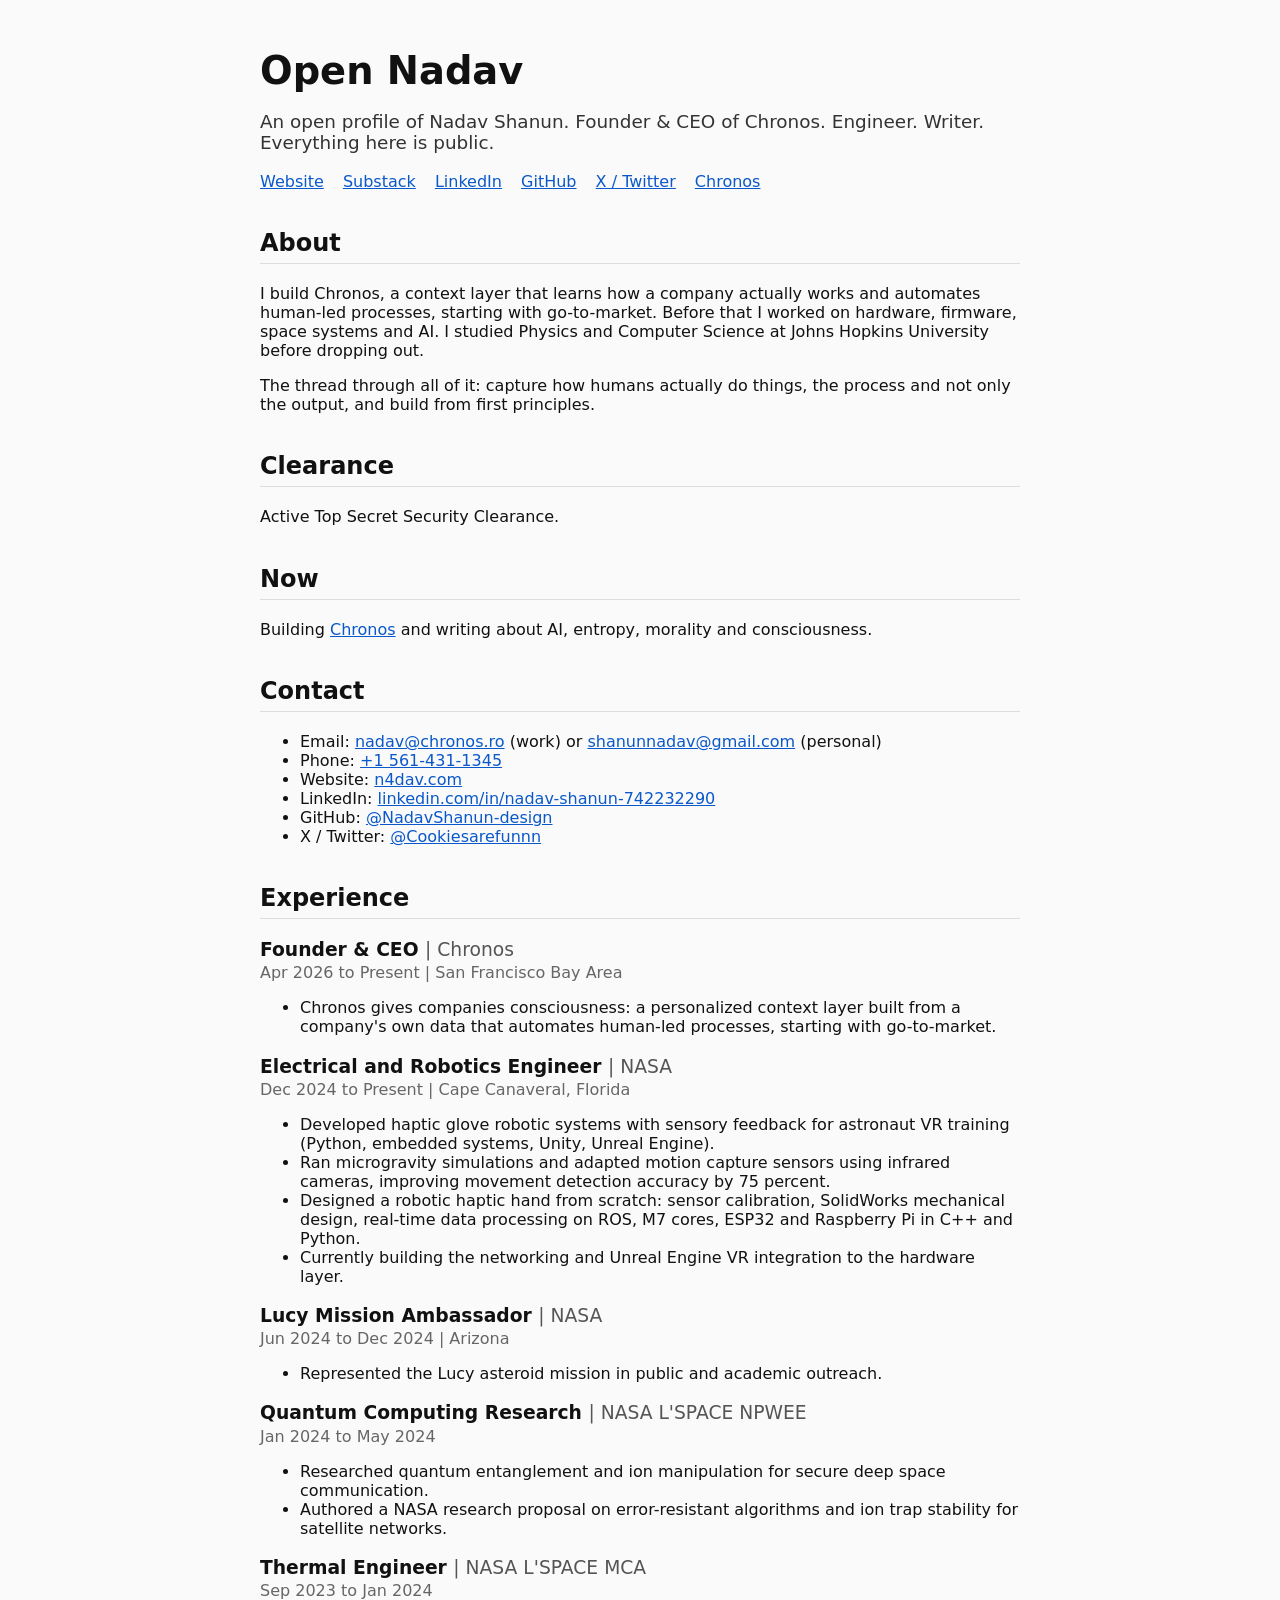
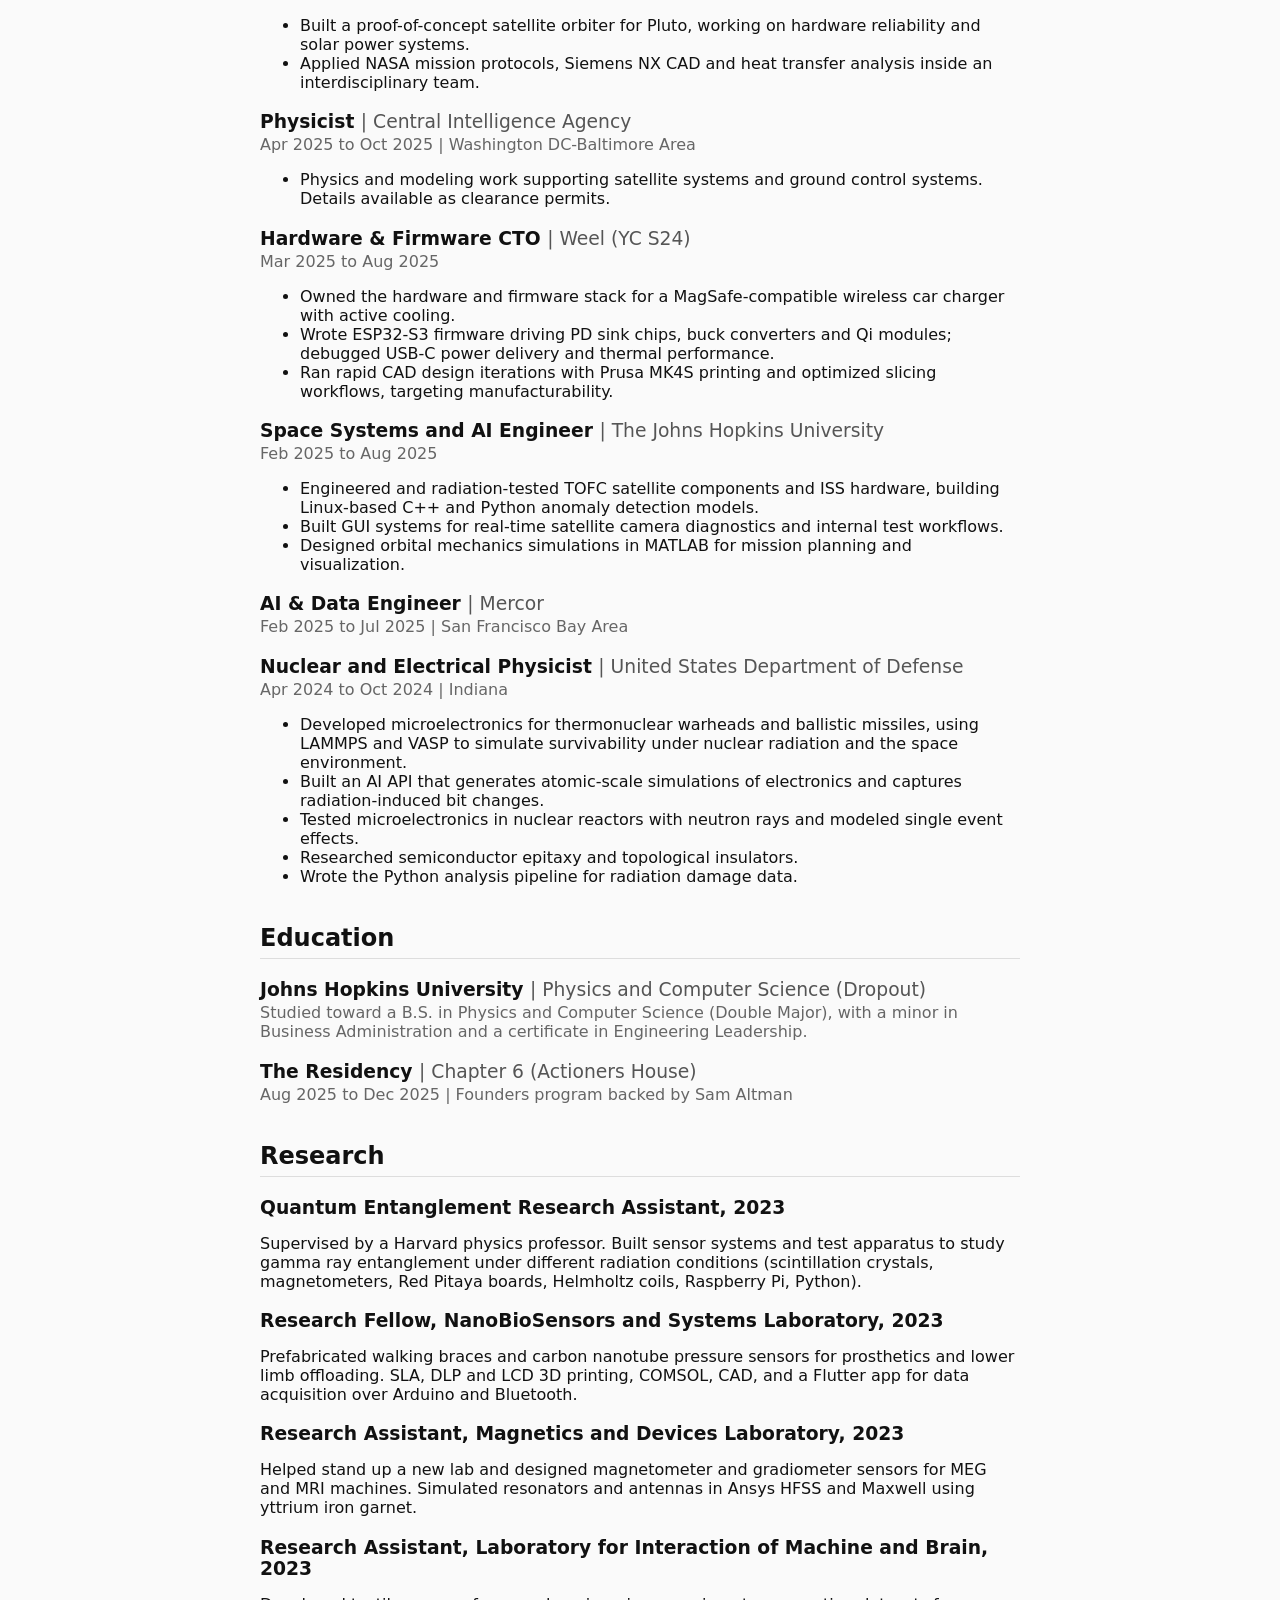
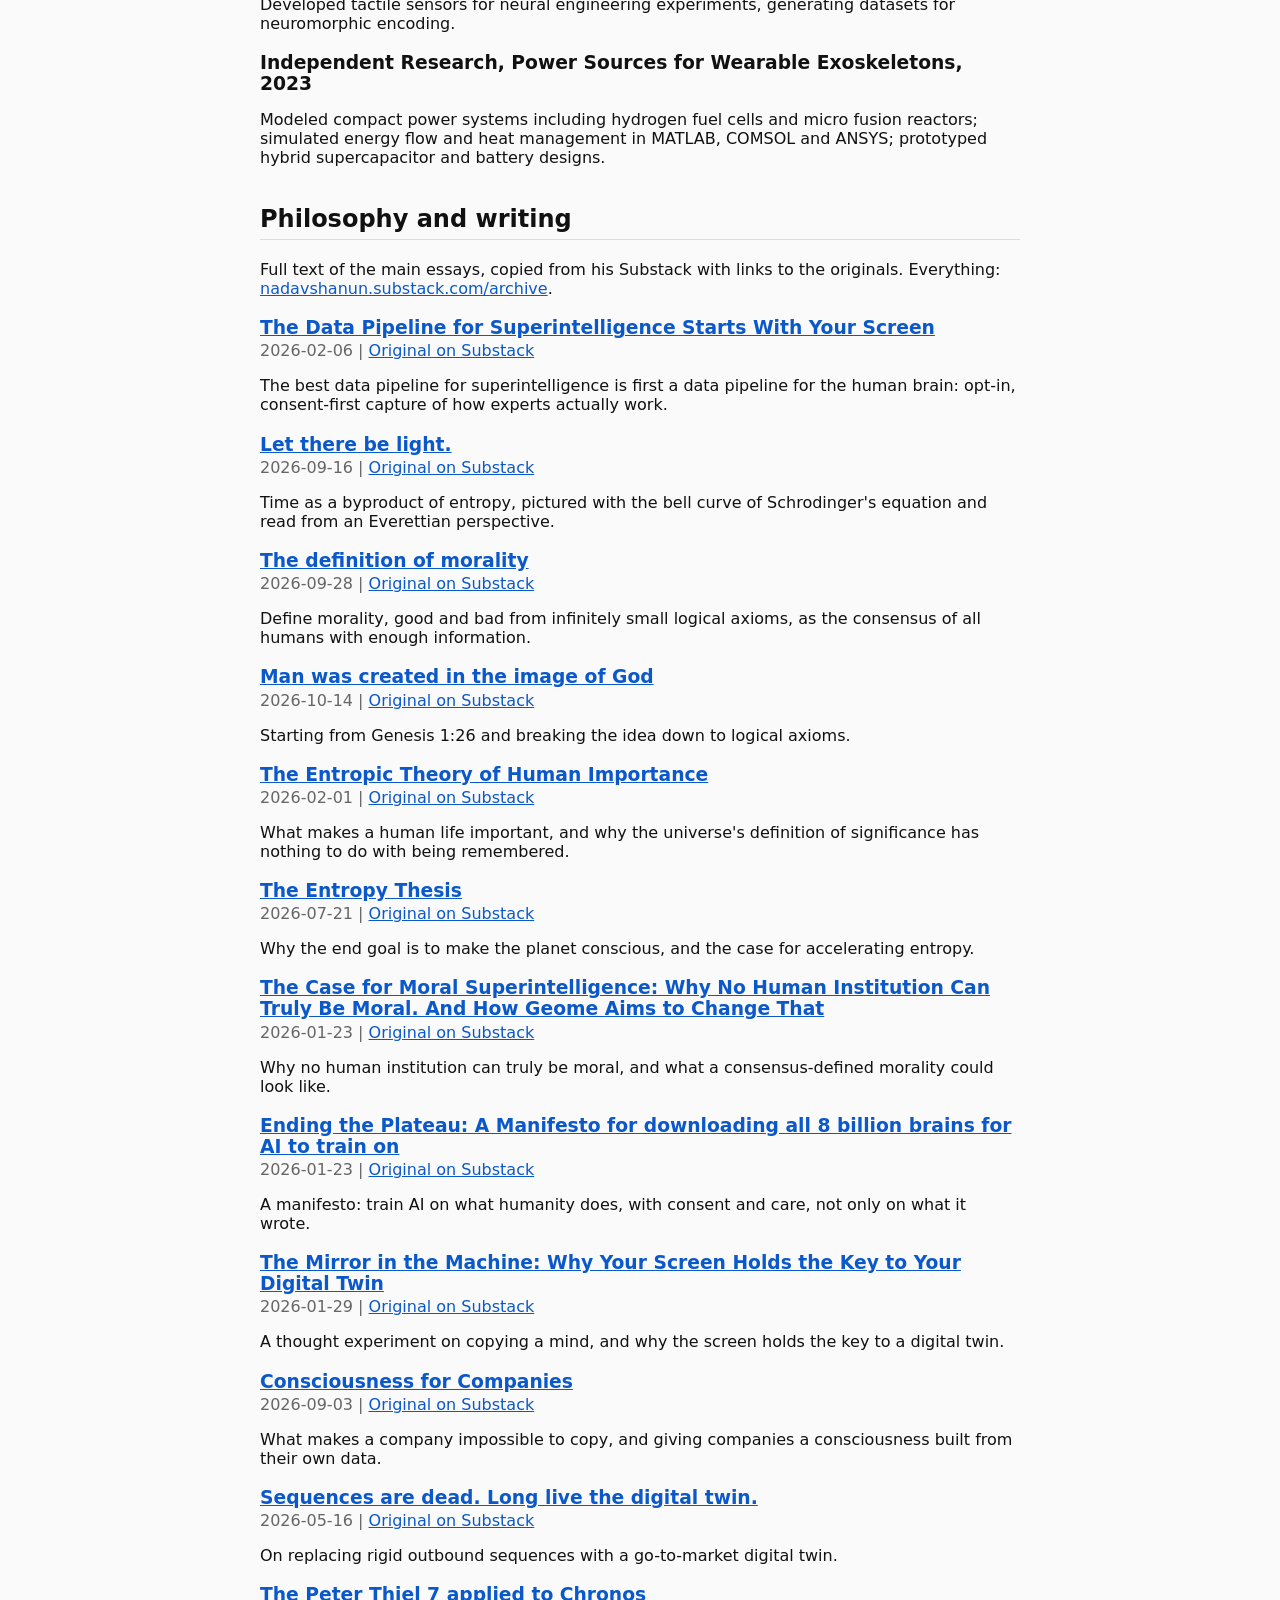
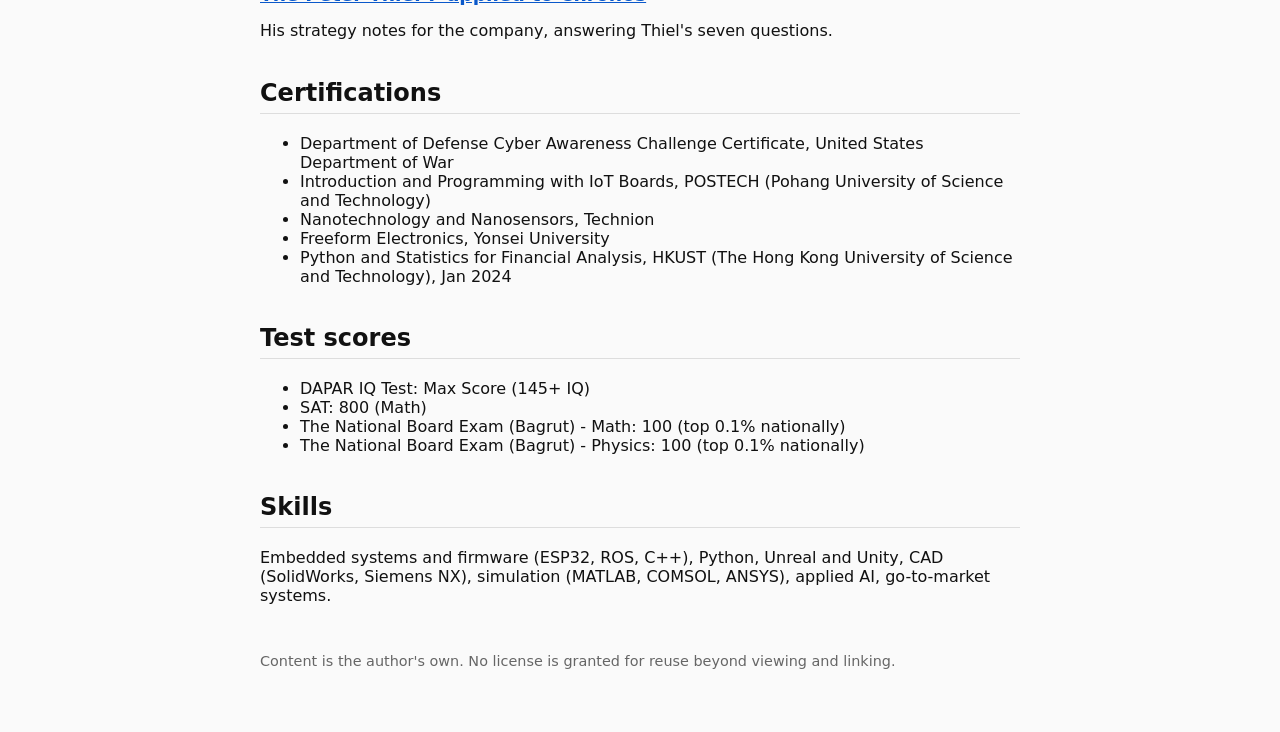
<file: index.html>
<!doctype html><html lang="en"><head><meta charset="utf-8"><meta name="viewport" content="width=device-width,initial-scale=1"><title>Open Nadav</title><meta name="description" content="Open profile of Nadav Shanun: founder of Chronos, engineer, writer."><link rel="stylesheet" href="style.css"></head><body><main>
<header><h1>Open Nadav</h1><p class="lede">An open profile of Nadav Shanun. Founder & CEO of Chronos. Engineer. Writer. Everything here is public.</p><nav><a href="https://n4dav.com">Website</a> <a href="https://nadavshanun.substack.com">Substack</a> <a href="https://www.linkedin.com/in/nadav-shanun-742232290">LinkedIn</a> <a href="https://github.com/NadavShanun-design">GitHub</a> <a href="https://x.com/Cookiesarefunnn">X / Twitter</a> <a href="https://chronos.ro">Chronos</a></nav></header>
<section><h2>About</h2><p>I build Chronos, a context layer that learns how a company actually works and automates human-led processes, starting with go-to-market. Before that I worked on hardware, firmware, space systems and AI. I studied Physics and Computer Science at Johns Hopkins University before dropping out.</p><p>The thread through all of it: capture how humans actually do things, the process and not only the output, and build from first principles.</p></section>
<section><h2>Clearance</h2><p>Active Top Secret Security Clearance.</p></section><section><h2>Now</h2><p>Building <a href="https://chronos.ro">Chronos</a> and writing about AI, entropy, morality and consciousness.</p></section>
<section><h2>Contact</h2><ul><li>Email: <a href="mailto:nadav@chronos.ro">nadav@chronos.ro</a> (work) or <a href="mailto:shanunnadav@gmail.com">shanunnadav@gmail.com</a> (personal)</li><li>Phone: <a href="tel:+15614311345">+1 561-431-1345</a></li><li>Website: <a href="https://n4dav.com">n4dav.com</a></li><li>LinkedIn: <a href="https://www.linkedin.com/in/nadav-shanun-742232290">linkedin.com/in/nadav-shanun-742232290</a></li><li>GitHub: <a href="https://github.com/NadavShanun-design">@NadavShanun-design</a></li><li>X / Twitter: <a href="https://x.com/Cookiesarefunnn">@Cookiesarefunnn</a></li></ul></section>
<section><h2>Experience</h2><article class="role"><h3>Founder &amp; CEO <span>Chronos</span></h3><p class="meta">Apr 2026 to Present | San Francisco Bay Area</p><ul><li>Chronos gives companies consciousness: a personalized context layer built from a company&#x27;s own data that automates human-led processes, starting with go-to-market.</li></ul></article><article class="role"><h3>Electrical and Robotics Engineer <span>NASA</span></h3><p class="meta">Dec 2024 to Present | Cape Canaveral, Florida</p><ul><li>Developed haptic glove robotic systems with sensory feedback for astronaut VR training (Python, embedded systems, Unity, Unreal Engine).</li><li>Ran microgravity simulations and adapted motion capture sensors using infrared cameras, improving movement detection accuracy by 75 percent.</li><li>Designed a robotic haptic hand from scratch: sensor calibration, SolidWorks mechanical design, real-time data processing on ROS, M7 cores, ESP32 and Raspberry Pi in C++ and Python.</li><li>Currently building the networking and Unreal Engine VR integration to the hardware layer.</li></ul></article><article class="role"><h3>Lucy Mission Ambassador <span>NASA</span></h3><p class="meta">Jun 2024 to Dec 2024 | Arizona</p><ul><li>Represented the Lucy asteroid mission in public and academic outreach.</li></ul></article><article class="role"><h3>Quantum Computing Research <span>NASA L&#x27;SPACE NPWEE</span></h3><p class="meta">Jan 2024 to May 2024</p><ul><li>Researched quantum entanglement and ion manipulation for secure deep space communication.</li><li>Authored a NASA research proposal on error-resistant algorithms and ion trap stability for satellite networks.</li></ul></article><article class="role"><h3>Thermal Engineer <span>NASA L&#x27;SPACE MCA</span></h3><p class="meta">Sep 2023 to Jan 2024</p><ul><li>Built a proof-of-concept satellite orbiter for Pluto, working on hardware reliability and solar power systems.</li><li>Applied NASA mission protocols, Siemens NX CAD and heat transfer analysis inside an interdisciplinary team.</li></ul></article><article class="role"><h3>Physicist <span>Central Intelligence Agency</span></h3><p class="meta">Apr 2025 to Oct 2025 | Washington DC-Baltimore Area</p><ul><li>Physics and modeling work supporting satellite systems and ground control systems. Details available as clearance permits.</li></ul></article><article class="role"><h3>Hardware &amp; Firmware CTO <span>Weel (YC S24)</span></h3><p class="meta">Mar 2025 to Aug 2025</p><ul><li>Owned the hardware and firmware stack for a MagSafe-compatible wireless car charger with active cooling.</li><li>Wrote ESP32-S3 firmware driving PD sink chips, buck converters and Qi modules; debugged USB-C power delivery and thermal performance.</li><li>Ran rapid CAD design iterations with Prusa MK4S printing and optimized slicing workflows, targeting manufacturability.</li></ul></article><article class="role"><h3>Space Systems and AI Engineer <span>The Johns Hopkins University</span></h3><p class="meta">Feb 2025 to Aug 2025</p><ul><li>Engineered and radiation-tested TOFC satellite components and ISS hardware, building Linux-based C++ and Python anomaly detection models.</li><li>Built GUI systems for real-time satellite camera diagnostics and internal test workflows.</li><li>Designed orbital mechanics simulations in MATLAB for mission planning and visualization.</li></ul></article><article class="role"><h3>AI &amp; Data Engineer <span>Mercor</span></h3><p class="meta">Feb 2025 to Jul 2025 | San Francisco Bay Area</p></article><article class="role"><h3>Nuclear and Electrical Physicist <span>United States Department of Defense</span></h3><p class="meta">Apr 2024 to Oct 2024 | Indiana</p><ul><li>Developed microelectronics for thermonuclear warheads and ballistic missiles, using LAMMPS and VASP to simulate survivability under nuclear radiation and the space environment.</li><li>Built an AI API that generates atomic-scale simulations of electronics and captures radiation-induced bit changes.</li><li>Tested microelectronics in nuclear reactors with neutron rays and modeled single event effects.</li><li>Researched semiconductor epitaxy and topological insulators.</li><li>Wrote the Python analysis pipeline for radiation damage data.</li></ul></article></section>
<section><h2>Education</h2><article class="role"><h3>Johns Hopkins University <span>Physics and Computer Science (Dropout)</span></h3><p class="meta">Studied toward a B.S. in Physics and Computer Science (Double Major), with a minor in Business Administration and a certificate in Engineering Leadership.</p></article><article class="role"><h3>The Residency <span>Chapter 6 (Actioners House)</span></h3><p class="meta">Aug 2025 to Dec 2025 | Founders program backed by Sam Altman</p></article></section>
<section><h2>Research</h2><article class="role"><h3>Quantum Entanglement Research Assistant, 2023</h3><p>Supervised by a Harvard physics professor. Built sensor systems and test apparatus to study gamma ray entanglement under different radiation conditions (scintillation crystals, magnetometers, Red Pitaya boards, Helmholtz coils, Raspberry Pi, Python).</p></article><article class="role"><h3>Research Fellow, NanoBioSensors and Systems Laboratory, 2023</h3><p>Prefabricated walking braces and carbon nanotube pressure sensors for prosthetics and lower limb offloading. SLA, DLP and LCD 3D printing, COMSOL, CAD, and a Flutter app for data acquisition over Arduino and Bluetooth.</p></article><article class="role"><h3>Research Assistant, Magnetics and Devices Laboratory, 2023</h3><p>Helped stand up a new lab and designed magnetometer and gradiometer sensors for MEG and MRI machines. Simulated resonators and antennas in Ansys HFSS and Maxwell using yttrium iron garnet.</p></article><article class="role"><h3>Research Assistant, Laboratory for Interaction of Machine and Brain, 2023</h3><p>Developed tactile sensors for neural engineering experiments, generating datasets for neuromorphic encoding.</p></article><article class="role"><h3>Independent Research, Power Sources for Wearable Exoskeletons, 2023</h3><p>Modeled compact power systems including hydrogen fuel cells and micro fusion reactors; simulated energy flow and heat management in MATLAB, COMSOL and ANSYS; prototyped hybrid supercapacitor and battery designs.</p></article></section>
<section><h2>Philosophy and writing</h2><p>Full text of the main essays, copied from his Substack with links to the originals. Everything: <a href="https://nadavshanun.substack.com/archive">nadavshanun.substack.com/archive</a>.</p><article class="role"><h3><a href="essay-the-data-pipeline-for-superintelligence.html">The Data Pipeline for Superintelligence Starts With Your Screen</a></h3><p class="meta">2026-02-06 | <a href="https://nadavshanun.substack.com/p/the-data-pipeline-for-superintelligence">Original on Substack</a></p><p>The best data pipeline for superintelligence is first a data pipeline for the human brain: opt-in, consent-first capture of how experts actually work.</p></article><article class="role"><h3><a href="essay-let-there-be-light.html">Let there be light.</a></h3><p class="meta">2026-09-16 | <a href="https://nadavshanun.substack.com/p/let-there-be-light">Original on Substack</a></p><p>Time as a byproduct of entropy, pictured with the bell curve of Schrodinger&#x27;s equation and read from an Everettian perspective.</p></article><article class="role"><h3><a href="essay-the-definition-of-morality.html">The definition of morality</a></h3><p class="meta">2026-09-28 | <a href="https://nadavshanun.substack.com/p/the-definition-of-morality">Original on Substack</a></p><p>Define morality, good and bad from infinitely small logical axioms, as the consensus of all humans with enough information.</p></article><article class="role"><h3><a href="essay-man-was-created-in-the-image-of-god.html">Man was created in the image of God</a></h3><p class="meta">2026-10-14 | <a href="https://nadavshanun.substack.com/p/man-was-created-in-the-image-of-god">Original on Substack</a></p><p>Starting from Genesis 1:26 and breaking the idea down to logical axioms.</p></article><article class="role"><h3><a href="essay-the-entropic-theory-of-human-importance.html">The Entropic Theory of Human Importance</a></h3><p class="meta">2026-02-01 | <a href="https://nadavshanun.substack.com/p/the-entropic-theory-of-human-importance">Original on Substack</a></p><p>What makes a human life important, and why the universe&#x27;s definition of significance has nothing to do with being remembered.</p></article><article class="role"><h3><a href="essay-the-entropy-thesis.html">The Entropy Thesis</a></h3><p class="meta">2026-07-21 | <a href="https://nadavshanun.substack.com/p/the-entropy-thesis">Original on Substack</a></p><p>Why the end goal is to make the planet conscious, and the case for accelerating entropy.</p></article><article class="role"><h3><a href="essay-the-case-for-moral-superintelligence.html">The Case for Moral Superintelligence: Why No Human Institution Can Truly Be Moral. And How Geome Aims to Change That</a></h3><p class="meta">2026-01-23 | <a href="https://nadavshanun.substack.com/p/the-case-for-moral-superintelligence">Original on Substack</a></p><p>Why no human institution can truly be moral, and what a consensus-defined morality could look like.</p></article><article class="role"><h3><a href="essay-ending-the-plateau-a-manifesto-for.html">Ending the Plateau: A Manifesto for downloading all 8 billion brains for AI to train on</a></h3><p class="meta">2026-01-23 | <a href="https://nadavshanun.substack.com/p/ending-the-plateau-a-manifesto-for">Original on Substack</a></p><p>A manifesto: train AI on what humanity does, with consent and care, not only on what it wrote.</p></article><article class="role"><h3><a href="essay-the-mirror-in-the-machine-why-your.html">The Mirror in the Machine: Why Your Screen Holds the Key to Your Digital Twin</a></h3><p class="meta">2026-01-29 | <a href="https://nadavshanun.substack.com/p/the-mirror-in-the-machine-why-your">Original on Substack</a></p><p>A thought experiment on copying a mind, and why the screen holds the key to a digital twin.</p></article><article class="role"><h3><a href="essay-consciousness-for-companies.html">Consciousness for Companies</a></h3><p class="meta">2026-09-03 | <a href="https://nadavshanun.substack.com/p/consciousness-for-companies">Original on Substack</a></p><p>What makes a company impossible to copy, and giving companies a consciousness built from their own data.</p></article><article class="role"><h3><a href="essay-sequences-are-dead-long-live-the.html">Sequences are dead. Long live the digital twin.</a></h3><p class="meta">2026-05-16 | <a href="https://nadavshanun.substack.com/p/sequences-are-dead-long-live-the">Original on Substack</a></p><p>On replacing rigid outbound sequences with a go-to-market digital twin.</p></article><article class="role"><h3><a href="strategy-peter-thiel-7.html">The Peter Thiel 7 applied to Chronos</a></h3><p>His strategy notes for the company, answering Thiel's seven questions.</p></article></section>
<section><h2>Certifications</h2><ul><li>Department of Defense Cyber Awareness Challenge Certificate, United States Department of War</li><li>Introduction and Programming with IoT Boards, POSTECH (Pohang University of Science and Technology)</li><li>Nanotechnology and Nanosensors, Technion</li><li>Freeform Electronics, Yonsei University</li><li>Python and Statistics for Financial Analysis, HKUST (The Hong Kong University of Science and Technology), Jan 2024</li></ul></section>
<section><h2>Test scores</h2><ul><li>DAPAR IQ Test: Max Score (145+ IQ)</li><li>SAT: 800 (Math)</li><li>The National Board Exam (Bagrut) - Math: 100 (top 0.1% nationally)</li><li>The National Board Exam (Bagrut) - Physics: 100 (top 0.1% nationally)</li></ul></section><section><h2>Skills</h2><p>Embedded systems and firmware (ESP32, ROS, C++), Python, Unreal and Unity, CAD (SolidWorks, Siemens NX), simulation (MATLAB, COMSOL, ANSYS), applied AI, go-to-market systems.</p></section>
<footer><p>Content is the author's own. No license is granted for reuse beyond viewing and linking.</p></footer></main></body></html>
</file>
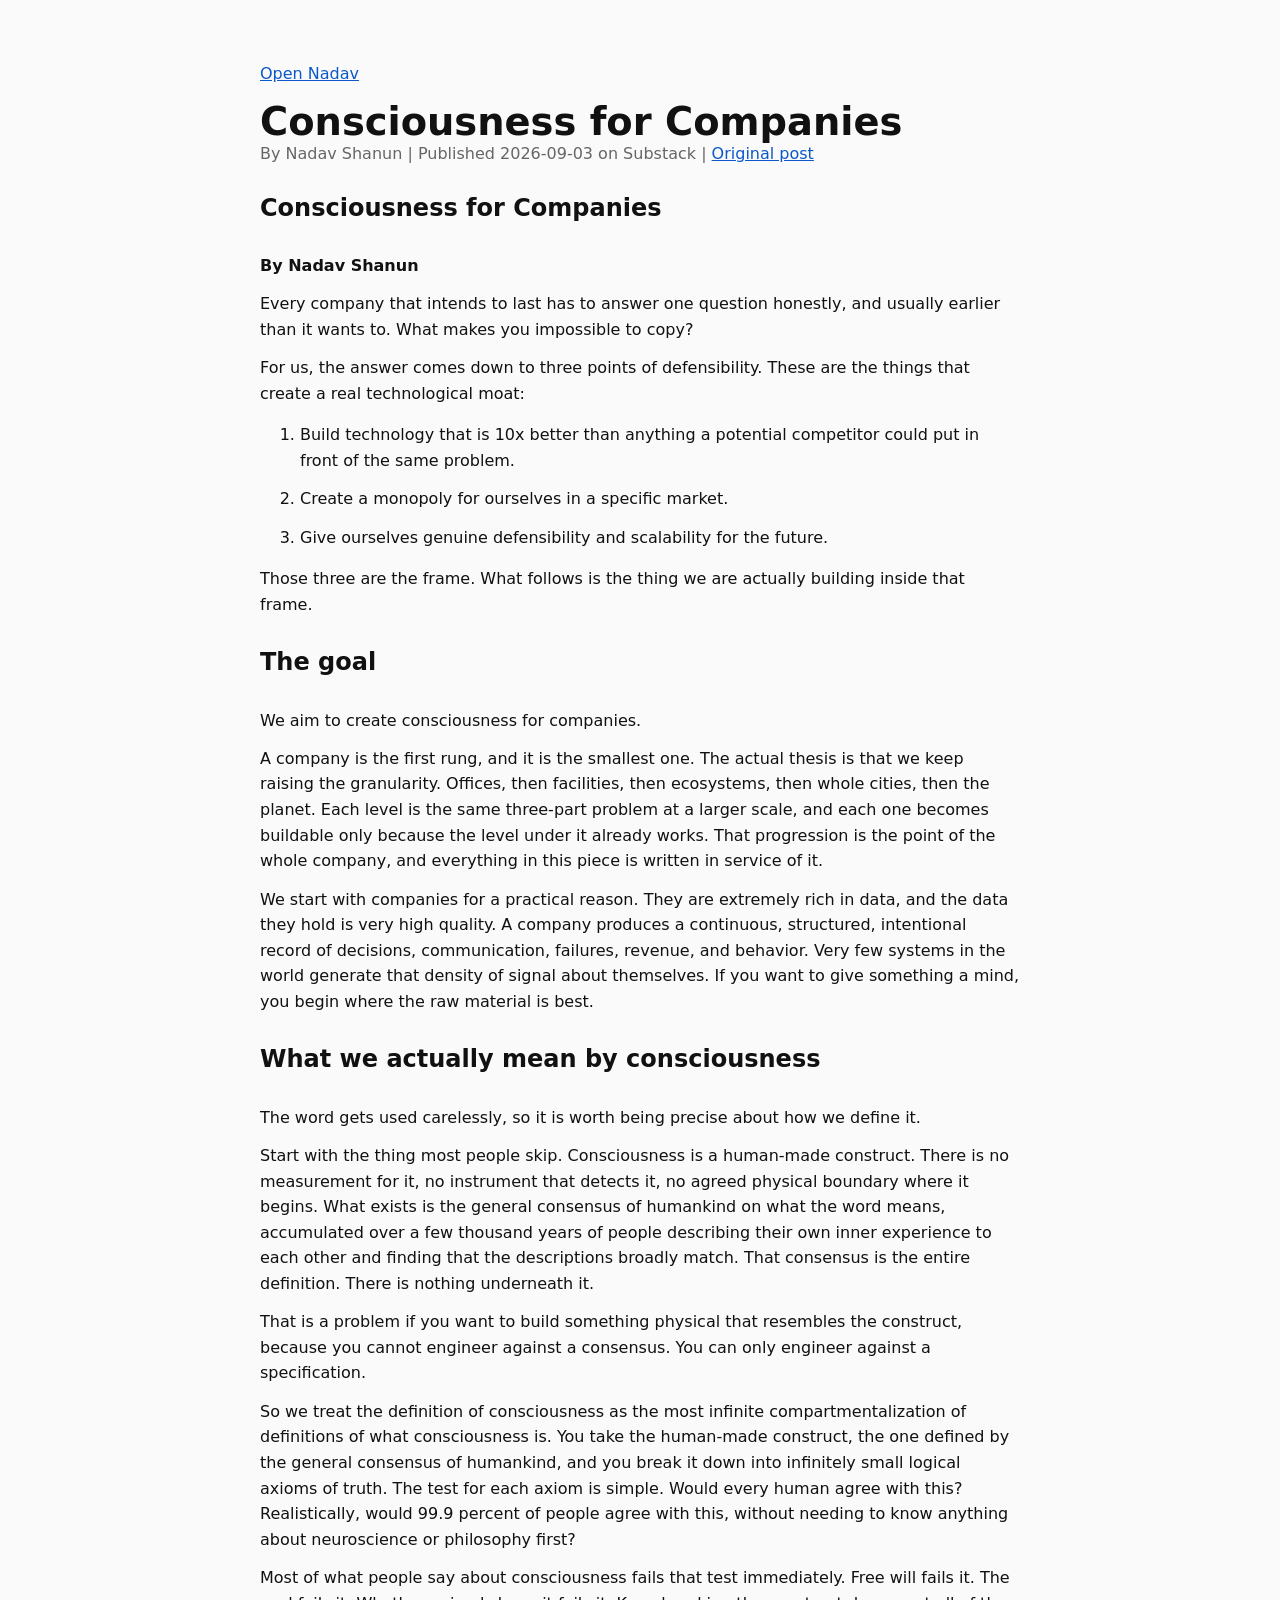
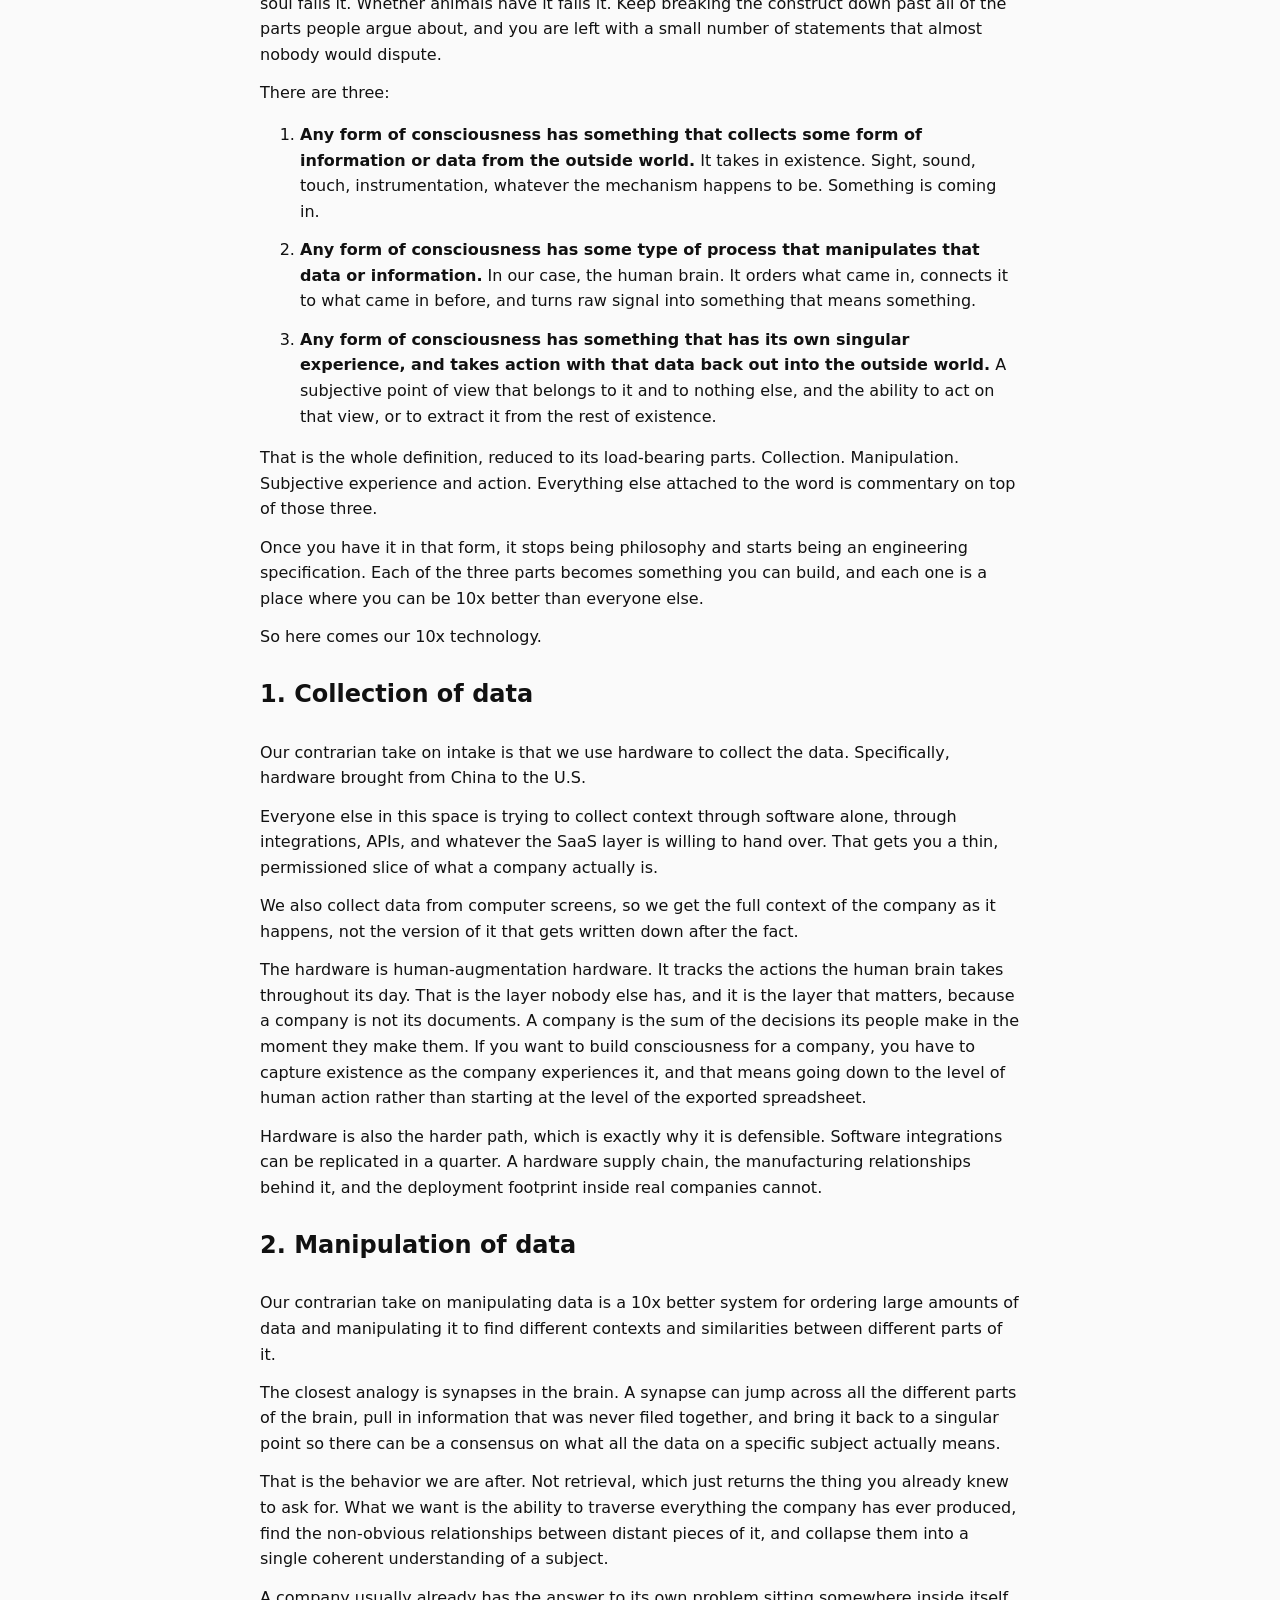
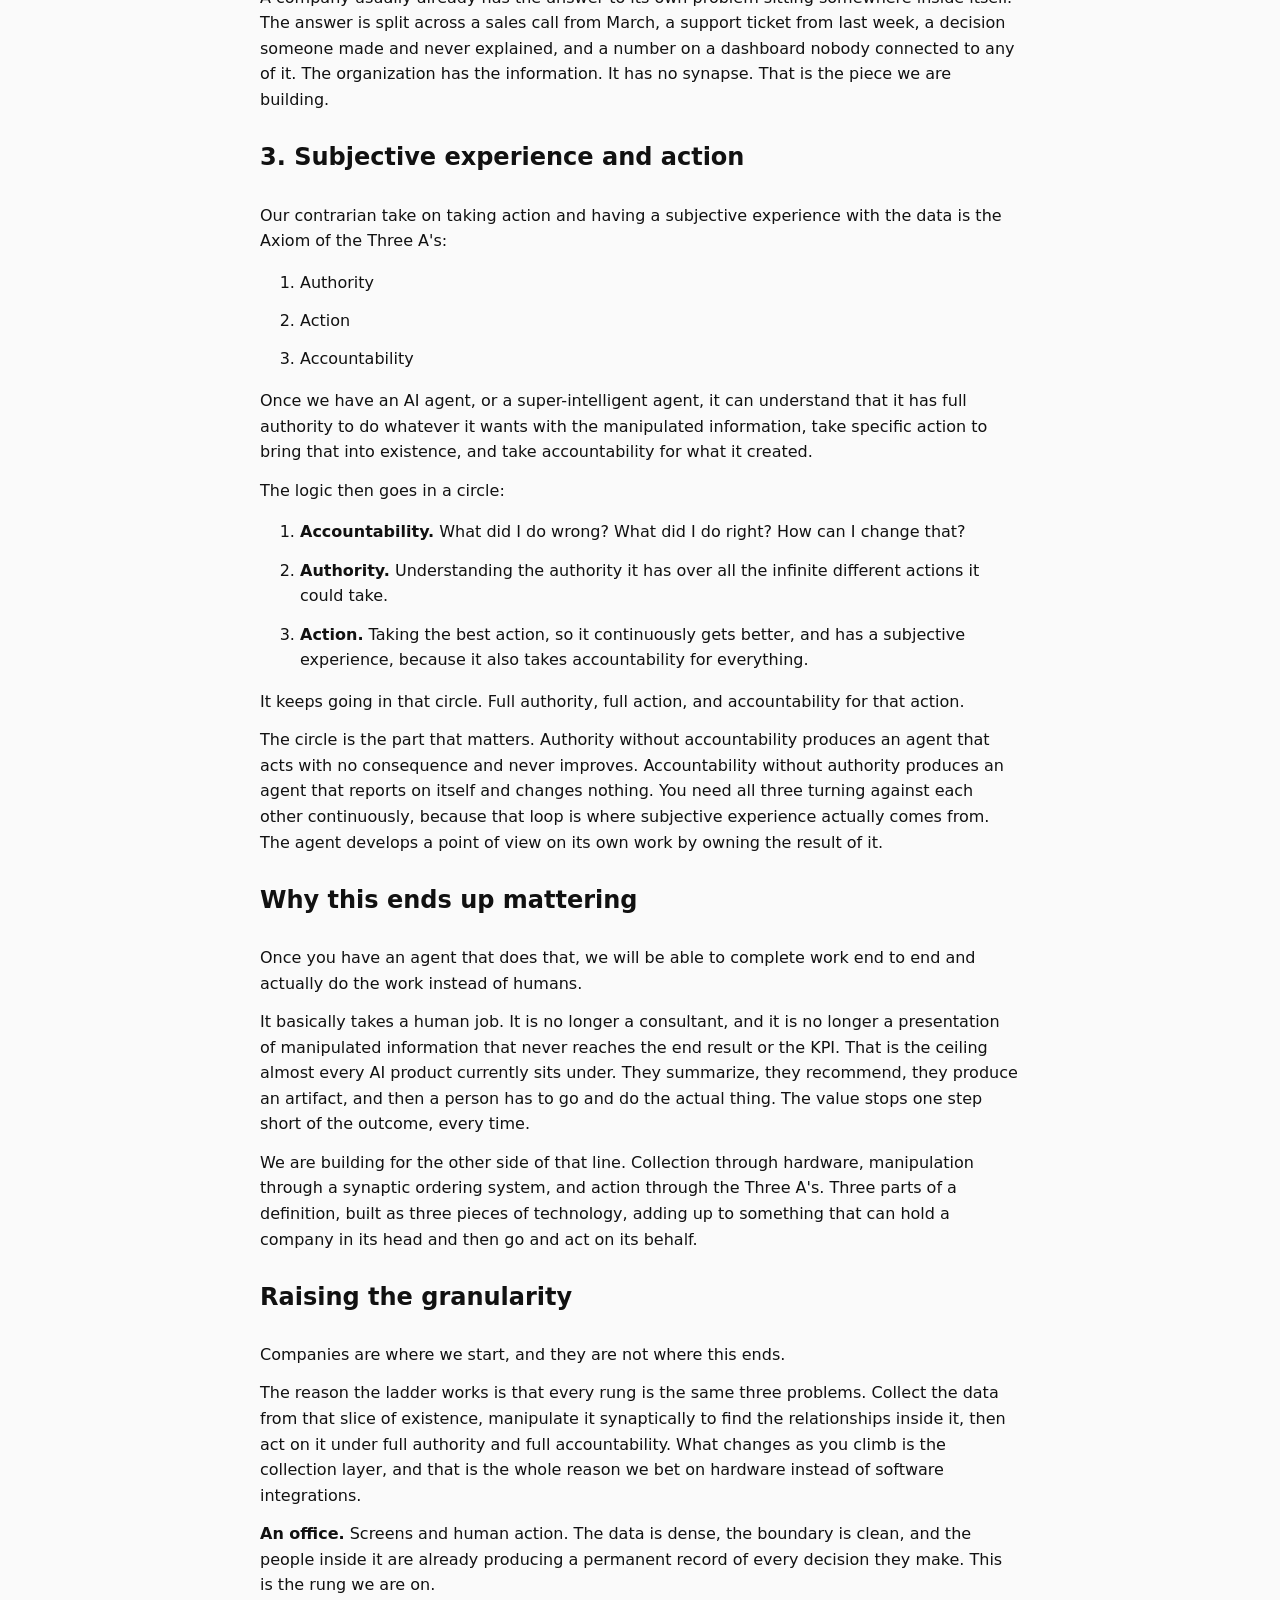
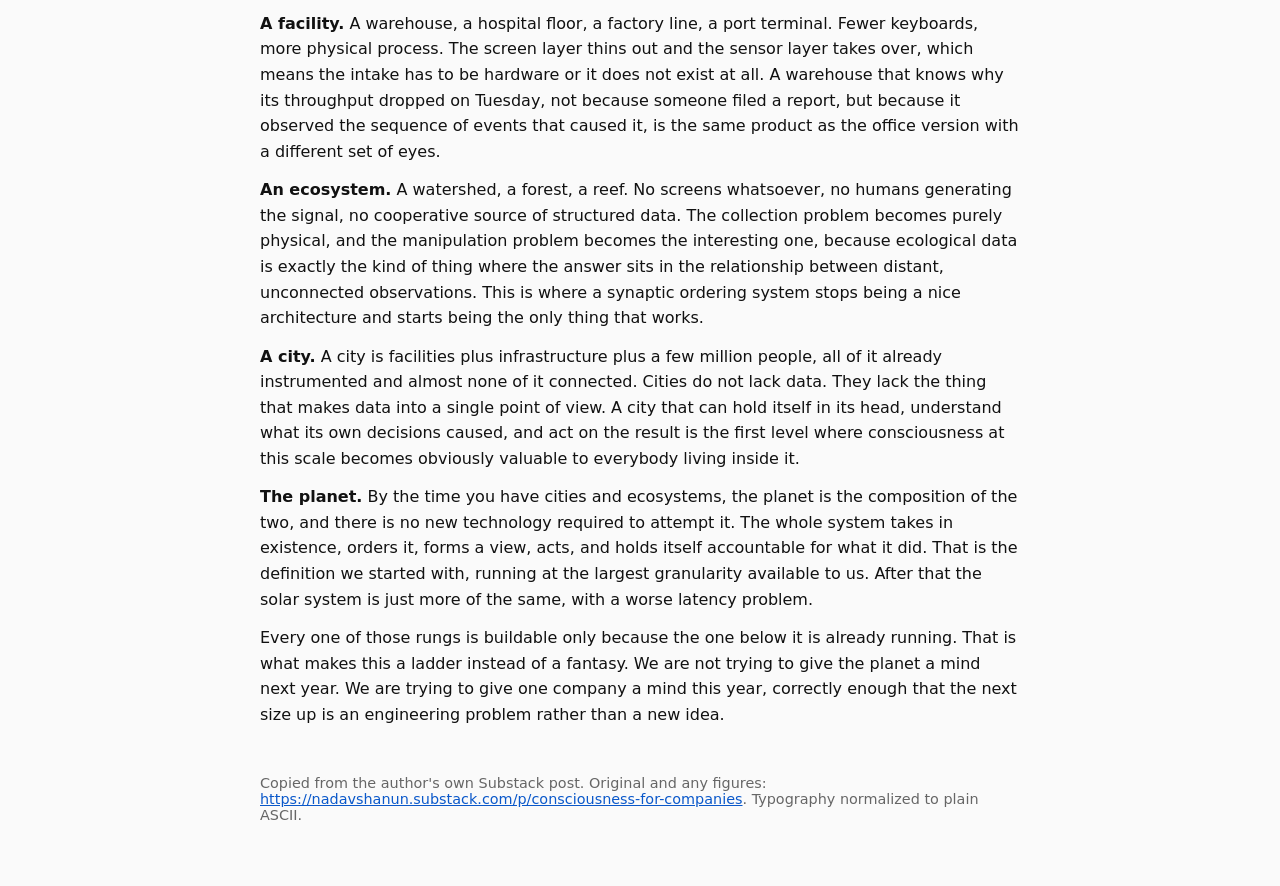
<file: essay-consciousness-for-companies.html>
<!doctype html><html lang="en"><head><meta charset="utf-8"><meta name="viewport" content="width=device-width,initial-scale=1"><title>Consciousness for Companies</title><link rel="stylesheet" href="style.css"></head><body><main><p><a href="index.html">Open Nadav</a></p><h1>Consciousness for Companies</h1><p class="meta">By Nadav Shanun | Published 2026-09-03 on Substack | <a href="https://nadavshanun.substack.com/p/consciousness-for-companies">Original post</a></p><article class="essay"><h2>Consciousness for Companies</h2><p><strong>By Nadav Shanun</strong></p><p>Every company that intends to last has to answer one question honestly, and usually earlier than it wants to. What makes you impossible to copy?</p><p>For us, the answer comes down to three points of defensibility. These are the things that create a real technological moat:</p><ol><li><p>Build technology that is 10x better than anything a potential competitor could put in front of the same problem.</p></li><li><p>Create a monopoly for ourselves in a specific market.</p></li><li><p>Give ourselves genuine defensibility and scalability for the future.</p></li></ol><p>Those three are the frame. What follows is the thing we are actually building inside that frame.</p><h2>The goal</h2><p>We aim to create consciousness for companies.</p><p>A company is the first rung, and it is the smallest one. The actual thesis is that we keep raising the granularity. Offices, then facilities, then ecosystems, then whole cities, then the planet. Each level is the same three-part problem at a larger scale, and each one becomes buildable only because the level under it already works. That progression is the point of the whole company, and everything in this piece is written in service of it.</p><p>We start with companies for a practical reason. They are extremely rich in data, and the data they hold is very high quality. A company produces a continuous, structured, intentional record of decisions, communication, failures, revenue, and behavior. Very few systems in the world generate that density of signal about themselves. If you want to give something a mind, you begin where the raw material is best.</p><h2>What we actually mean by consciousness</h2><p>The word gets used carelessly, so it is worth being precise about how we define it.</p><p>Start with the thing most people skip. Consciousness is a human-made construct. There is no measurement for it, no instrument that detects it, no agreed physical boundary where it begins. What exists is the general consensus of humankind on what the word means, accumulated over a few thousand years of people describing their own inner experience to each other and finding that the descriptions broadly match. That consensus is the entire definition. There is nothing underneath it.</p><p>That is a problem if you want to build something physical that resembles the construct, because you cannot engineer against a consensus. You can only engineer against a specification.</p><p>So we treat the definition of consciousness as the most infinite compartmentalization of definitions of what consciousness is. You take the human-made construct, the one defined by the general consensus of humankind, and you break it down into infinitely small logical axioms of truth. The test for each axiom is simple. Would every human agree with this? Realistically, would 99.9 percent of people agree with this, without needing to know anything about neuroscience or philosophy first?</p><p>Most of what people say about consciousness fails that test immediately. Free will fails it. The soul fails it. Whether animals have it fails it. Keep breaking the construct down past all of the parts people argue about, and you are left with a small number of statements that almost nobody would dispute.</p><p>There are three:</p><ol><li><p><strong>Any form of consciousness has something that collects some form of information or data from the outside world.</strong> It takes in existence. Sight, sound, touch, instrumentation, whatever the mechanism happens to be. Something is coming in.</p></li><li><p><strong>Any form of consciousness has some type of process that manipulates that data or information.</strong> In our case, the human brain. It orders what came in, connects it to what came in before, and turns raw signal into something that means something.</p></li><li><p><strong>Any form of consciousness has something that has its own singular experience, and takes action with that data back out into the outside world.</strong> A subjective point of view that belongs to it and to nothing else, and the ability to act on that view, or to extract it from the rest of existence.</p></li></ol><p>That is the whole definition, reduced to its load-bearing parts. Collection. Manipulation. Subjective experience and action. Everything else attached to the word is commentary on top of those three.</p><p>Once you have it in that form, it stops being philosophy and starts being an engineering specification. Each of the three parts becomes something you can build, and each one is a place where you can be 10x better than everyone else.</p><p>So here comes our 10x technology.</p><h2>1. Collection of data</h2><p>Our contrarian take on intake is that we use hardware to collect the data. Specifically, hardware brought from China to the U.S.</p><p>Everyone else in this space is trying to collect context through software alone, through integrations, APIs, and whatever the SaaS layer is willing to hand over. That gets you a thin, permissioned slice of what a company actually is.</p><p>We also collect data from computer screens, so we get the full context of the company as it happens, not the version of it that gets written down after the fact.</p><p>The hardware is human-augmentation hardware. It tracks the actions the human brain takes throughout its day. That is the layer nobody else has, and it is the layer that matters, because a company is not its documents. A company is the sum of the decisions its people make in the moment they make them. If you want to build consciousness for a company, you have to capture existence as the company experiences it, and that means going down to the level of human action rather than starting at the level of the exported spreadsheet.</p><p>Hardware is also the harder path, which is exactly why it is defensible. Software integrations can be replicated in a quarter. A hardware supply chain, the manufacturing relationships behind it, and the deployment footprint inside real companies cannot.</p><h2>2. Manipulation of data</h2><p>Our contrarian take on manipulating data is a 10x better system for ordering large amounts of data and manipulating it to find different contexts and similarities between different parts of it.</p><p>The closest analogy is synapses in the brain. A synapse can jump across all the different parts of the brain, pull in information that was never filed together, and bring it back to a singular point so there can be a consensus on what all the data on a specific subject actually means.</p><p>That is the behavior we are after. Not retrieval, which just returns the thing you already knew to ask for. What we want is the ability to traverse everything the company has ever produced, find the non-obvious relationships between distant pieces of it, and collapse them into a single coherent understanding of a subject.</p><p>A company usually already has the answer to its own problem sitting somewhere inside itself. The answer is split across a sales call from March, a support ticket from last week, a decision someone made and never explained, and a number on a dashboard nobody connected to any of it. The organization has the information. It has no synapse. That is the piece we are building.</p><h2>3. Subjective experience and action</h2><p>Our contrarian take on taking action and having a subjective experience with the data is the Axiom of the Three A's:</p><ol><li><p>Authority</p></li><li><p>Action</p></li><li><p>Accountability</p></li></ol><p>Once we have an AI agent, or a super-intelligent agent, it can understand that it has full authority to do whatever it wants with the manipulated information, take specific action to bring that into existence, and take accountability for what it created.</p><p>The logic then goes in a circle:</p><ol><li><p><strong>Accountability.</strong> What did I do wrong? What did I do right? How can I change that?</p></li><li><p><strong>Authority.</strong> Understanding the authority it has over all the infinite different actions it could take.</p></li><li><p><strong>Action.</strong> Taking the best action, so it continuously gets better, and has a subjective experience, because it also takes accountability for everything.</p></li></ol><p>It keeps going in that circle. Full authority, full action, and accountability for that action.</p><p>The circle is the part that matters. Authority without accountability produces an agent that acts with no consequence and never improves. Accountability without authority produces an agent that reports on itself and changes nothing. You need all three turning against each other continuously, because that loop is where subjective experience actually comes from. The agent develops a point of view on its own work by owning the result of it.</p><h2>Why this ends up mattering</h2><p>Once you have an agent that does that, we will be able to complete work end to end and actually do the work instead of humans.</p><p>It basically takes a human job. It is no longer a consultant, and it is no longer a presentation of manipulated information that never reaches the end result or the KPI. That is the ceiling almost every AI product currently sits under. They summarize, they recommend, they produce an artifact, and then a person has to go and do the actual thing. The value stops one step short of the outcome, every time.</p><p>We are building for the other side of that line. Collection through hardware, manipulation through a synaptic ordering system, and action through the Three A's. Three parts of a definition, built as three pieces of technology, adding up to something that can hold a company in its head and then go and act on its behalf.</p><h2>Raising the granularity</h2><p>Companies are where we start, and they are not where this ends.</p><p>The reason the ladder works is that every rung is the same three problems. Collect the data from that slice of existence, manipulate it synaptically to find the relationships inside it, then act on it under full authority and full accountability. What changes as you climb is the collection layer, and that is the whole reason we bet on hardware instead of software integrations.</p><p><strong>An office.</strong> Screens and human action. The data is dense, the boundary is clean, and the people inside it are already producing a permanent record of every decision they make. This is the rung we are on.</p><p><strong>A facility.</strong> A warehouse, a hospital floor, a factory line, a port terminal. Fewer keyboards, more physical process. The screen layer thins out and the sensor layer takes over, which means the intake has to be hardware or it does not exist at all. A warehouse that knows why its throughput dropped on Tuesday, not because someone filed a report, but because it observed the sequence of events that caused it, is the same product as the office version with a different set of eyes.</p><p><strong>An ecosystem.</strong> A watershed, a forest, a reef. No screens whatsoever, no humans generating the signal, no cooperative source of structured data. The collection problem becomes purely physical, and the manipulation problem becomes the interesting one, because ecological data is exactly the kind of thing where the answer sits in the relationship between distant, unconnected observations. This is where a synaptic ordering system stops being a nice architecture and starts being the only thing that works.</p><p><strong>A city.</strong> A city is facilities plus infrastructure plus a few million people, all of it already instrumented and almost none of it connected. Cities do not lack data. They lack the thing that makes data into a single point of view. A city that can hold itself in its head, understand what its own decisions caused, and act on the result is the first level where consciousness at this scale becomes obviously valuable to everybody living inside it.</p><p><strong>The planet.</strong> By the time you have cities and ecosystems, the planet is the composition of the two, and there is no new technology required to attempt it. The whole system takes in existence, orders it, forms a view, acts, and holds itself accountable for what it did. That is the definition we started with, running at the largest granularity available to us. After that the solar system is just more of the same, with a worse latency problem.</p><p>Every one of those rungs is buildable only because the one below it is already running. That is what makes this a ladder instead of a fantasy. We are not trying to give the planet a mind next year. We are trying to give one company a mind this year, correctly enough that the next size up is an engineering problem rather than a new idea.</p></article><footer><p>Copied from the author's own Substack post. Original and any figures: <a href="https://nadavshanun.substack.com/p/consciousness-for-companies">https://nadavshanun.substack.com/p/consciousness-for-companies</a>. Typography normalized to plain ASCII.</p></footer></main></body></html>
</file>
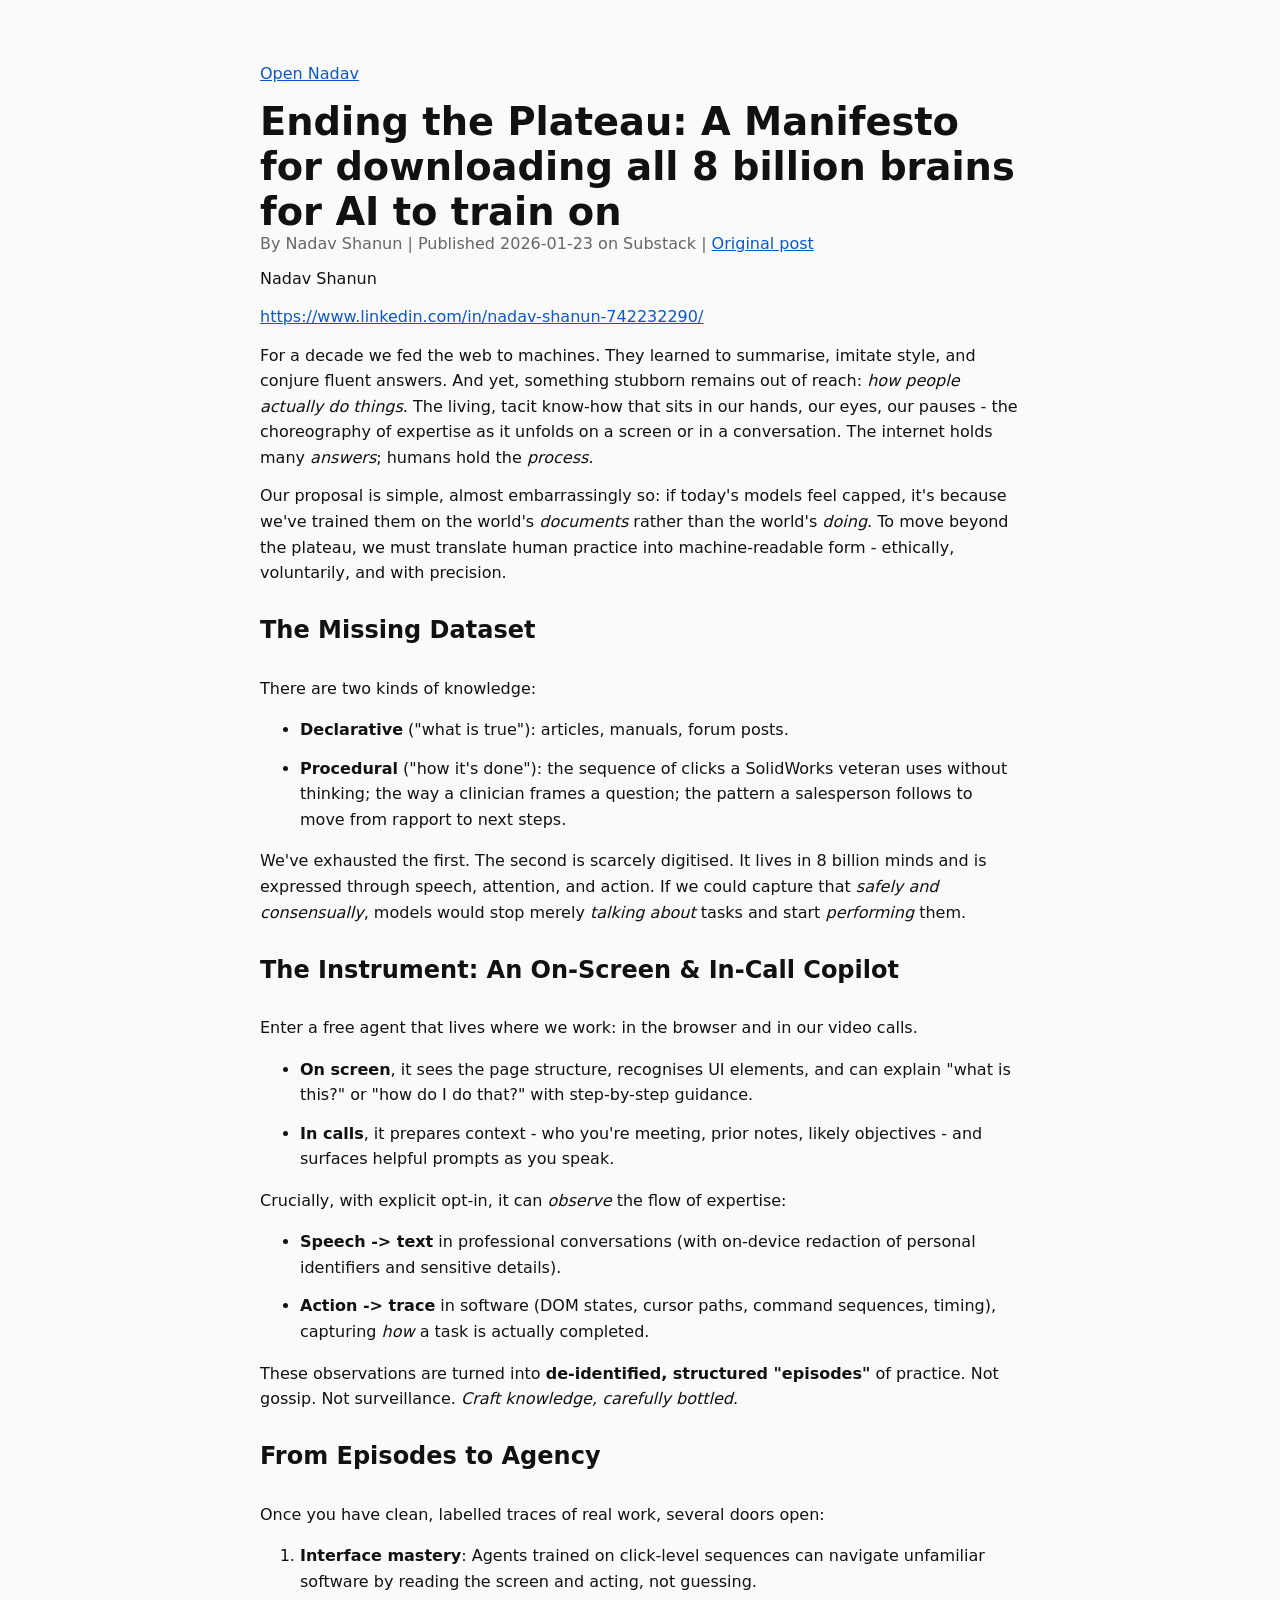
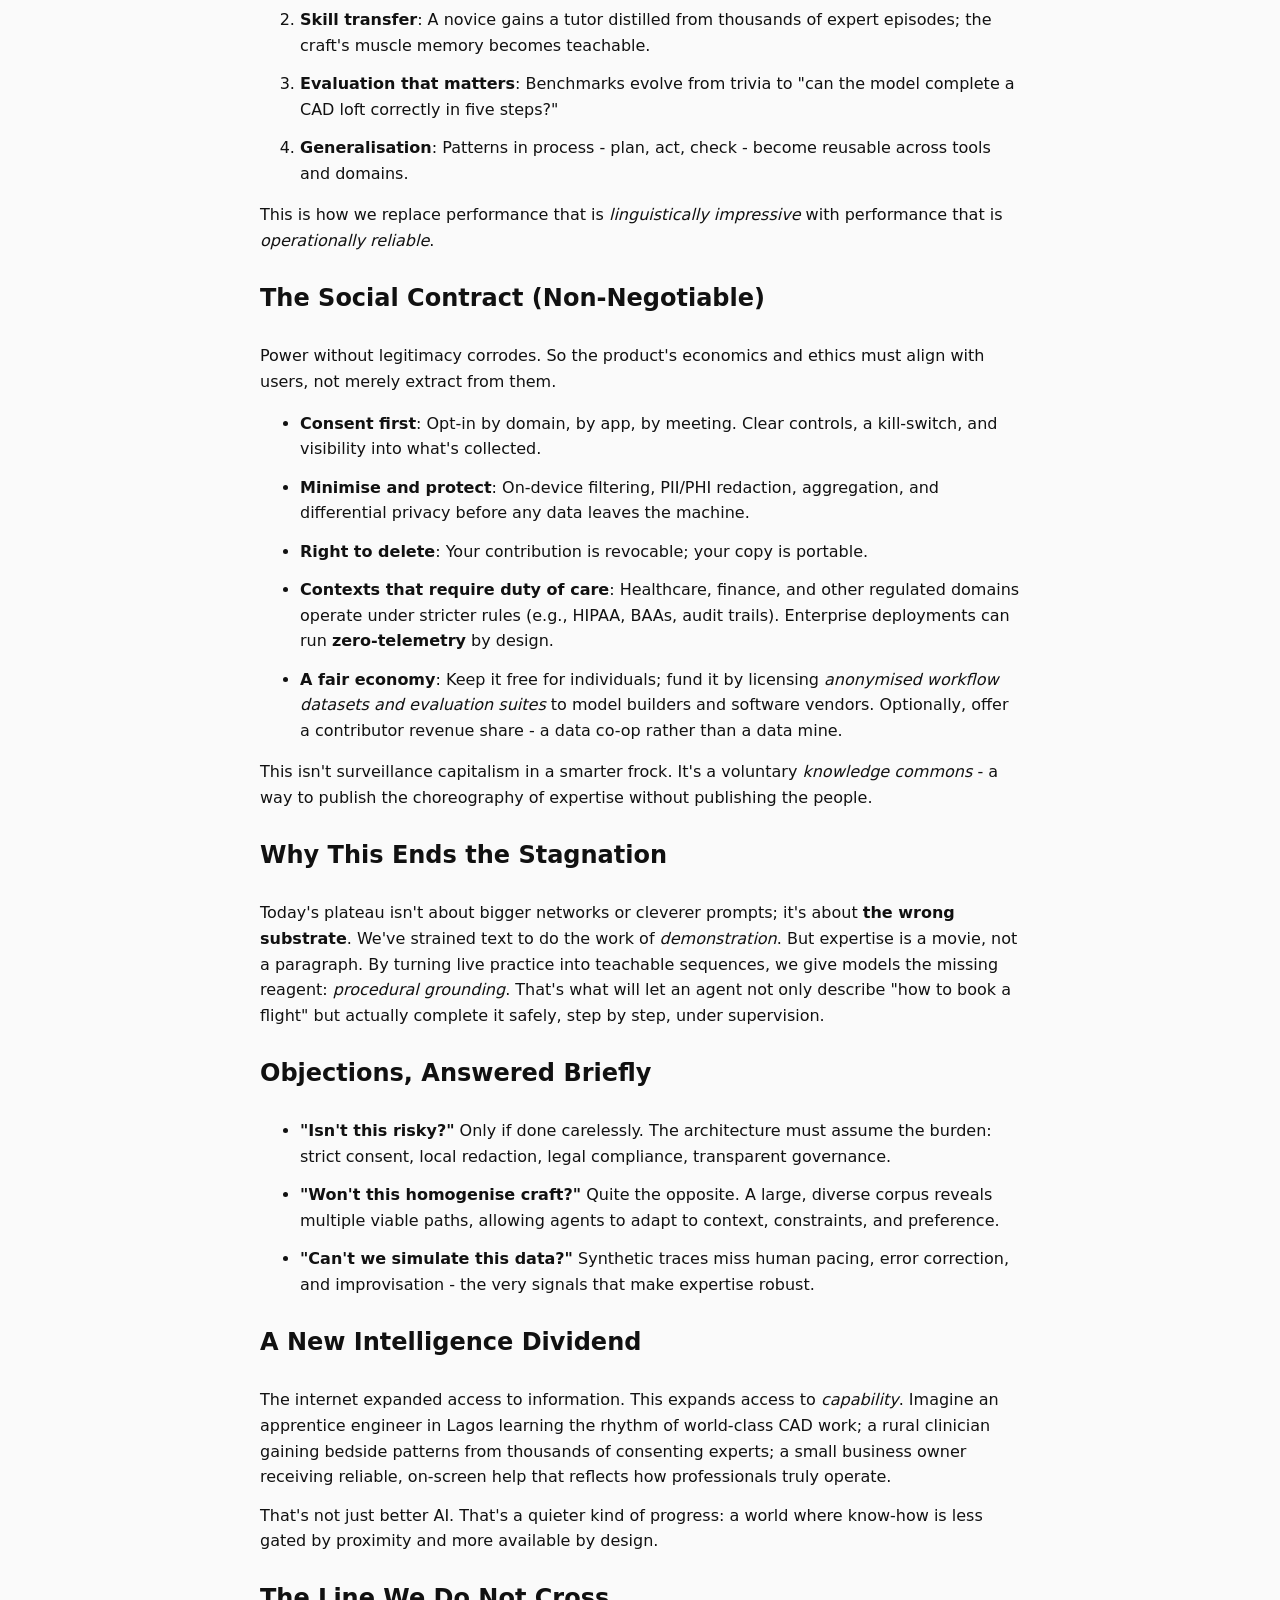
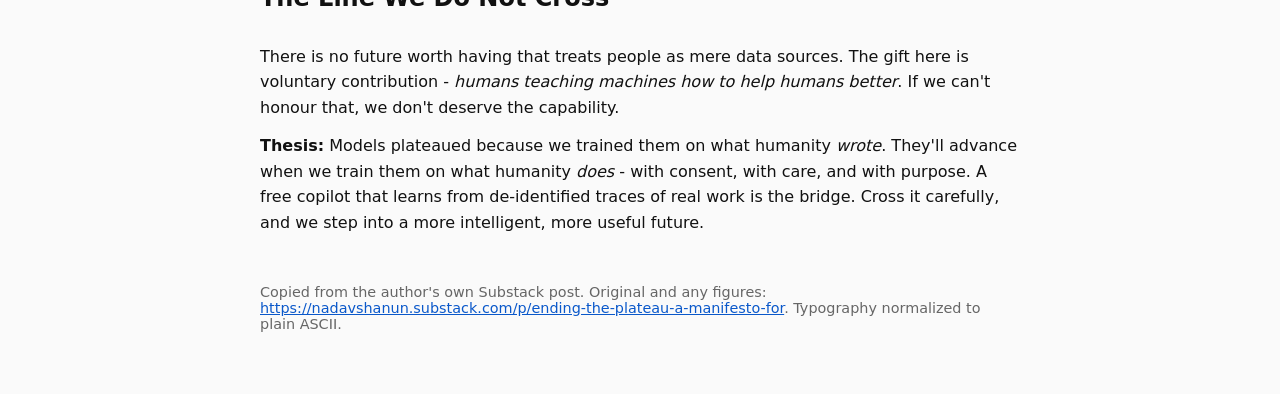
<file: essay-ending-the-plateau-a-manifesto-for.html>
<!doctype html><html lang="en"><head><meta charset="utf-8"><meta name="viewport" content="width=device-width,initial-scale=1"><title>Ending the Plateau: A Manifesto for downloading all 8 billion brains for AI to train on</title><link rel="stylesheet" href="style.css"></head><body><main><p><a href="index.html">Open Nadav</a></p><h1>Ending the Plateau: A Manifesto for downloading all 8 billion brains for AI to train on</h1><p class="meta">By Nadav Shanun | Published 2026-01-23 on Substack | <a href="https://nadavshanun.substack.com/p/ending-the-plateau-a-manifesto-for">Original post</a></p><article class="essay"><p>Nadav Shanun</p><p><a href="https://www.linkedin.com/in/nadav-shanun-742232290/">https://www.linkedin.com/in/nadav-shanun-742232290/</a></p><p>For a decade we fed the web to machines. They learned to summarise, imitate style, and conjure fluent answers. And yet, something stubborn remains out of reach: <em>how people actually do things</em>. The living, tacit know-how that sits in our hands, our eyes, our pauses  -  the choreography of expertise as it unfolds on a screen or in a conversation. The internet holds many <em>answers</em>; humans hold the <em>process</em>.</p><p>Our proposal is simple, almost embarrassingly so: if today's models feel capped, it's because we've trained them on the world's <em>documents</em> rather than the world's <em>doing</em>. To move beyond the plateau, we must translate human practice into machine-readable form  -  ethically, voluntarily, and with precision.</p><h2><strong>The Missing Dataset</strong></h2><p>There are two kinds of knowledge:</p><ul><li><p><strong>Declarative</strong> ("what is true"): articles, manuals, forum posts.</p></li><li><p><strong>Procedural</strong> ("how it's done"): the sequence of clicks a SolidWorks veteran uses without thinking; the way a clinician frames a question; the pattern a salesperson follows to move from rapport to next steps.</p></li></ul><p>We've exhausted the first. The second is scarcely digitised. It lives in 8 billion minds and is expressed through speech, attention, and action. If we could capture that <em>safely and consensually</em>, models would stop merely <em>talking about</em> tasks and start <em>performing</em> them.</p><h2><strong>The Instrument: An On-Screen &amp; In-Call Copilot</strong></h2><p>Enter a free agent that lives where we work: in the browser and in our video calls.</p><ul><li><p><strong>On screen</strong>, it sees the page structure, recognises UI elements, and can explain "what is this?" or "how do I do that?" with step-by-step guidance.</p></li><li><p><strong>In calls</strong>, it prepares context  -  who you're meeting, prior notes, likely objectives  -  and surfaces helpful prompts as you speak.</p></li></ul><p>Crucially, with explicit opt-in, it can <em>observe</em> the flow of expertise:</p><ul><li><p><strong>Speech -> text</strong> in professional conversations (with on-device redaction of personal identifiers and sensitive details).</p></li><li><p><strong>Action -> trace</strong> in software (DOM states, cursor paths, command sequences, timing), capturing <em>how</em> a task is actually completed.</p></li></ul><p>These observations are turned into <strong>de-identified, structured "episodes"</strong> of practice. Not gossip. Not surveillance. <em>Craft knowledge, carefully bottled</em>.</p><h2><strong>From Episodes to Agency</strong></h2><p>Once you have clean, labelled traces of real work, several doors open:</p><ol><li><p><strong>Interface mastery</strong>: Agents trained on click-level sequences can navigate unfamiliar software by reading the screen and acting, not guessing.</p></li><li><p><strong>Skill transfer</strong>: A novice gains a tutor distilled from thousands of expert episodes; the craft's muscle memory becomes teachable.</p></li><li><p><strong>Evaluation that matters</strong>: Benchmarks evolve from trivia to "can the model complete a CAD loft correctly in five steps?"</p></li><li><p><strong>Generalisation</strong>: Patterns in process  -  plan, act, check  -  become reusable across tools and domains.</p></li></ol><p>This is how we replace performance that is <em>linguistically impressive</em> with performance that is <em>operationally reliable</em>.</p><h2><strong>The Social Contract (Non-Negotiable)</strong></h2><p>Power without legitimacy corrodes. So the product's economics and ethics must align with users, not merely extract from them.</p><ul><li><p><strong>Consent first</strong>: Opt-in by domain, by app, by meeting. Clear controls, a kill-switch, and visibility into what's collected.</p></li><li><p><strong>Minimise and protect</strong>: On-device filtering, PII/PHI redaction, aggregation, and differential privacy before any data leaves the machine.</p></li><li><p><strong>Right to delete</strong>: Your contribution is revocable; your copy is portable.</p></li><li><p><strong>Contexts that require duty of care</strong>: Healthcare, finance, and other regulated domains operate under stricter rules (e.g., HIPAA, BAAs, audit trails). Enterprise deployments can run <strong>zero-telemetry</strong> by design.</p></li><li><p><strong>A fair economy</strong>: Keep it free for individuals; fund it by licensing <em>anonymised workflow datasets and evaluation suites</em> to model builders and software vendors. Optionally, offer a contributor revenue share  -  a data co-op rather than a data mine.</p></li></ul><p>This isn't surveillance capitalism in a smarter frock. It's a voluntary <em>knowledge commons</em>  -  a way to publish the choreography of expertise without publishing the people.</p><h2><strong>Why This Ends the Stagnation</strong></h2><p>Today's plateau isn't about bigger networks or cleverer prompts; it's about <strong>the wrong substrate</strong>. We've strained text to do the work of <em>demonstration</em>. But expertise is a movie, not a paragraph. By turning live practice into teachable sequences, we give models the missing reagent: <em>procedural grounding</em>. That's what will let an agent not only describe "how to book a flight" but actually complete it safely, step by step, under supervision.</p><h2><strong>Objections, Answered Briefly</strong></h2><ul><li><p><strong>"Isn't this risky?"</strong> Only if done carelessly. The architecture must assume the burden: strict consent, local redaction, legal compliance, transparent governance.</p></li><li><p><strong>"Won't this homogenise craft?"</strong> Quite the opposite. A large, diverse corpus reveals multiple viable paths, allowing agents to adapt to context, constraints, and preference.</p></li><li><p><strong>"Can't we simulate this data?"</strong> Synthetic traces miss human pacing, error correction, and improvisation  -  the very signals that make expertise robust.</p></li></ul><h2><strong>A New Intelligence Dividend</strong></h2><p>The internet expanded access to information. This expands access to <em>capability</em>. Imagine an apprentice engineer in Lagos learning the rhythm of world-class CAD work; a rural clinician gaining bedside patterns from thousands of consenting experts; a small business owner receiving reliable, on-screen help that reflects how professionals truly operate.</p><p>That's not just better AI. That's a quieter kind of progress: a world where know-how is less gated by proximity and more available by design.</p><h2><strong>The Line We Do Not Cross</strong></h2><p>There is no future worth having that treats people as mere data sources. The gift here is voluntary contribution  -  <em>humans teaching machines how to help humans better</em>. If we can't honour that, we don't deserve the capability.</p><p><strong>Thesis:</strong> Models plateaued because we trained them on what humanity <em>wrote</em>. They'll advance when we train them on what humanity <em>does</em>  -  with consent, with care, and with purpose. A free copilot that learns from de-identified traces of real work is the bridge. Cross it carefully, and we step into a more intelligent, more useful future.</p></article><footer><p>Copied from the author's own Substack post. Original and any figures: <a href="https://nadavshanun.substack.com/p/ending-the-plateau-a-manifesto-for">https://nadavshanun.substack.com/p/ending-the-plateau-a-manifesto-for</a>. Typography normalized to plain ASCII.</p></footer></main></body></html>
</file>
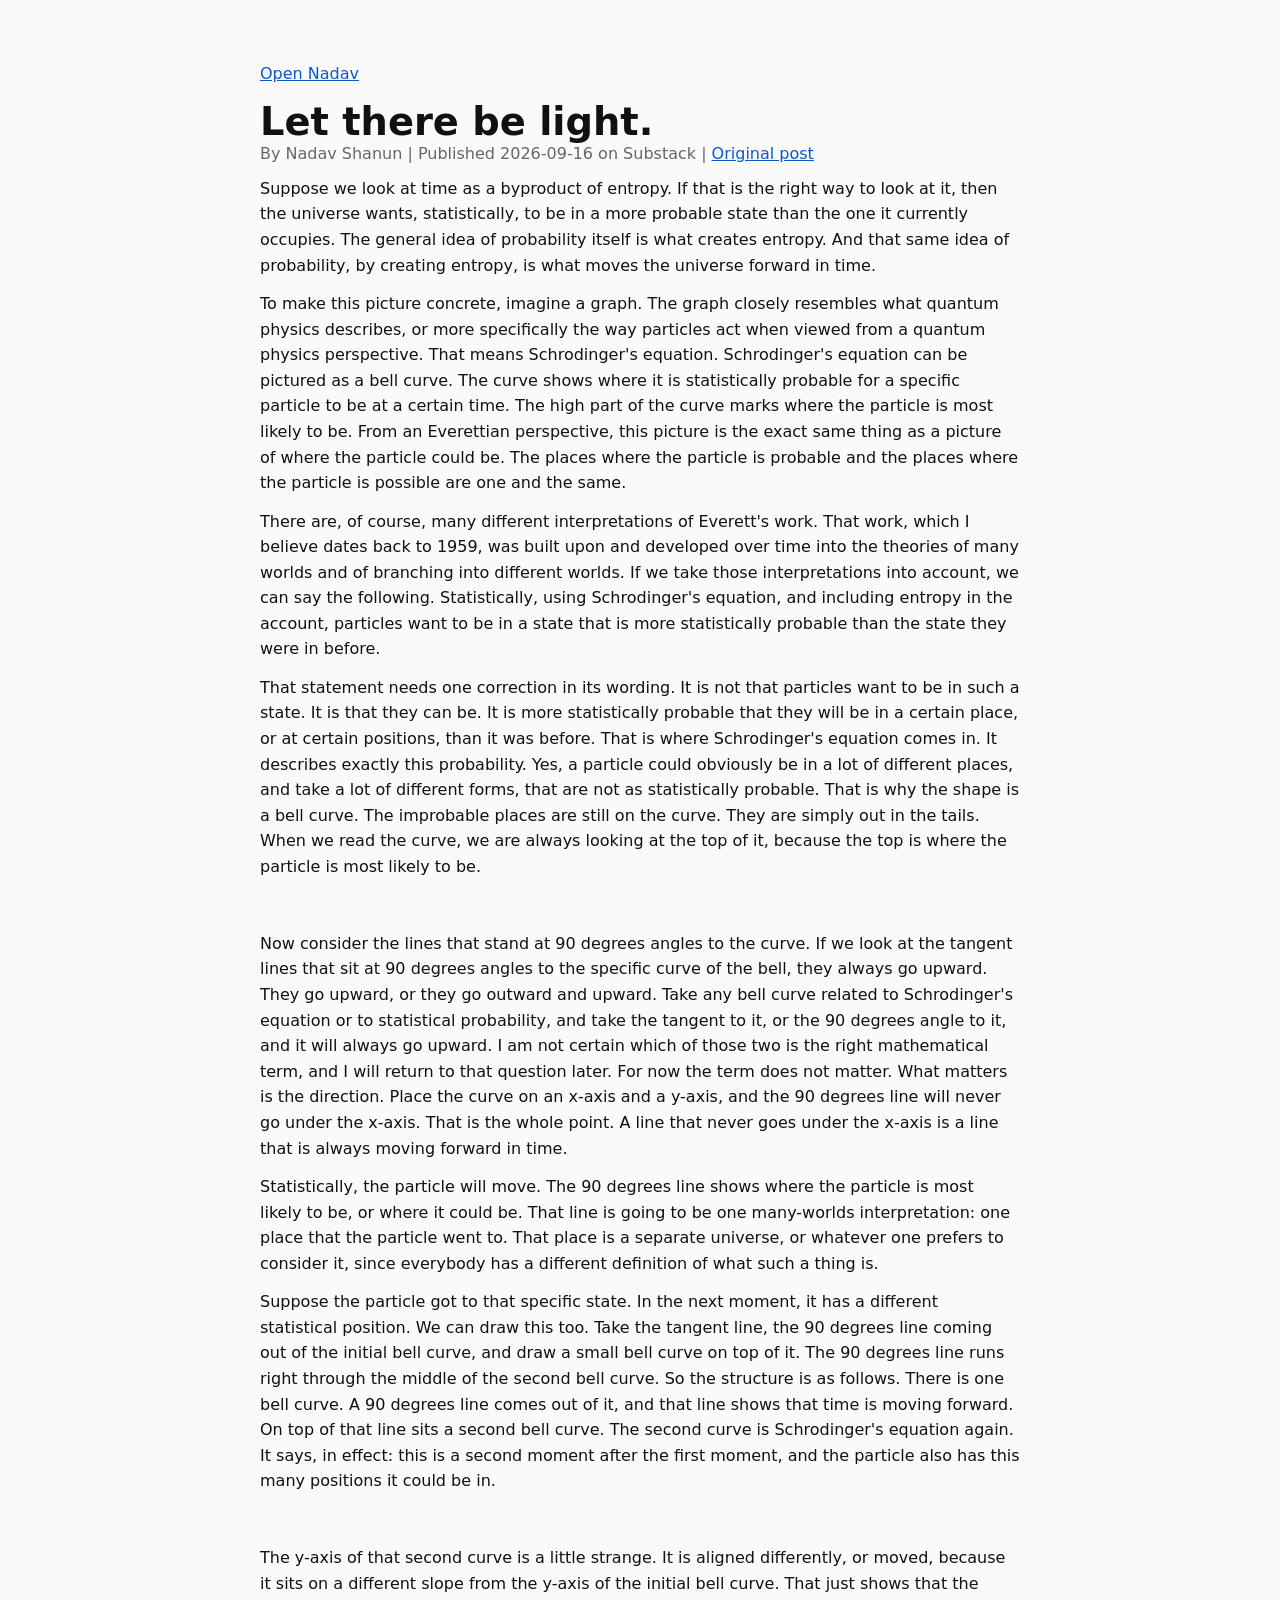
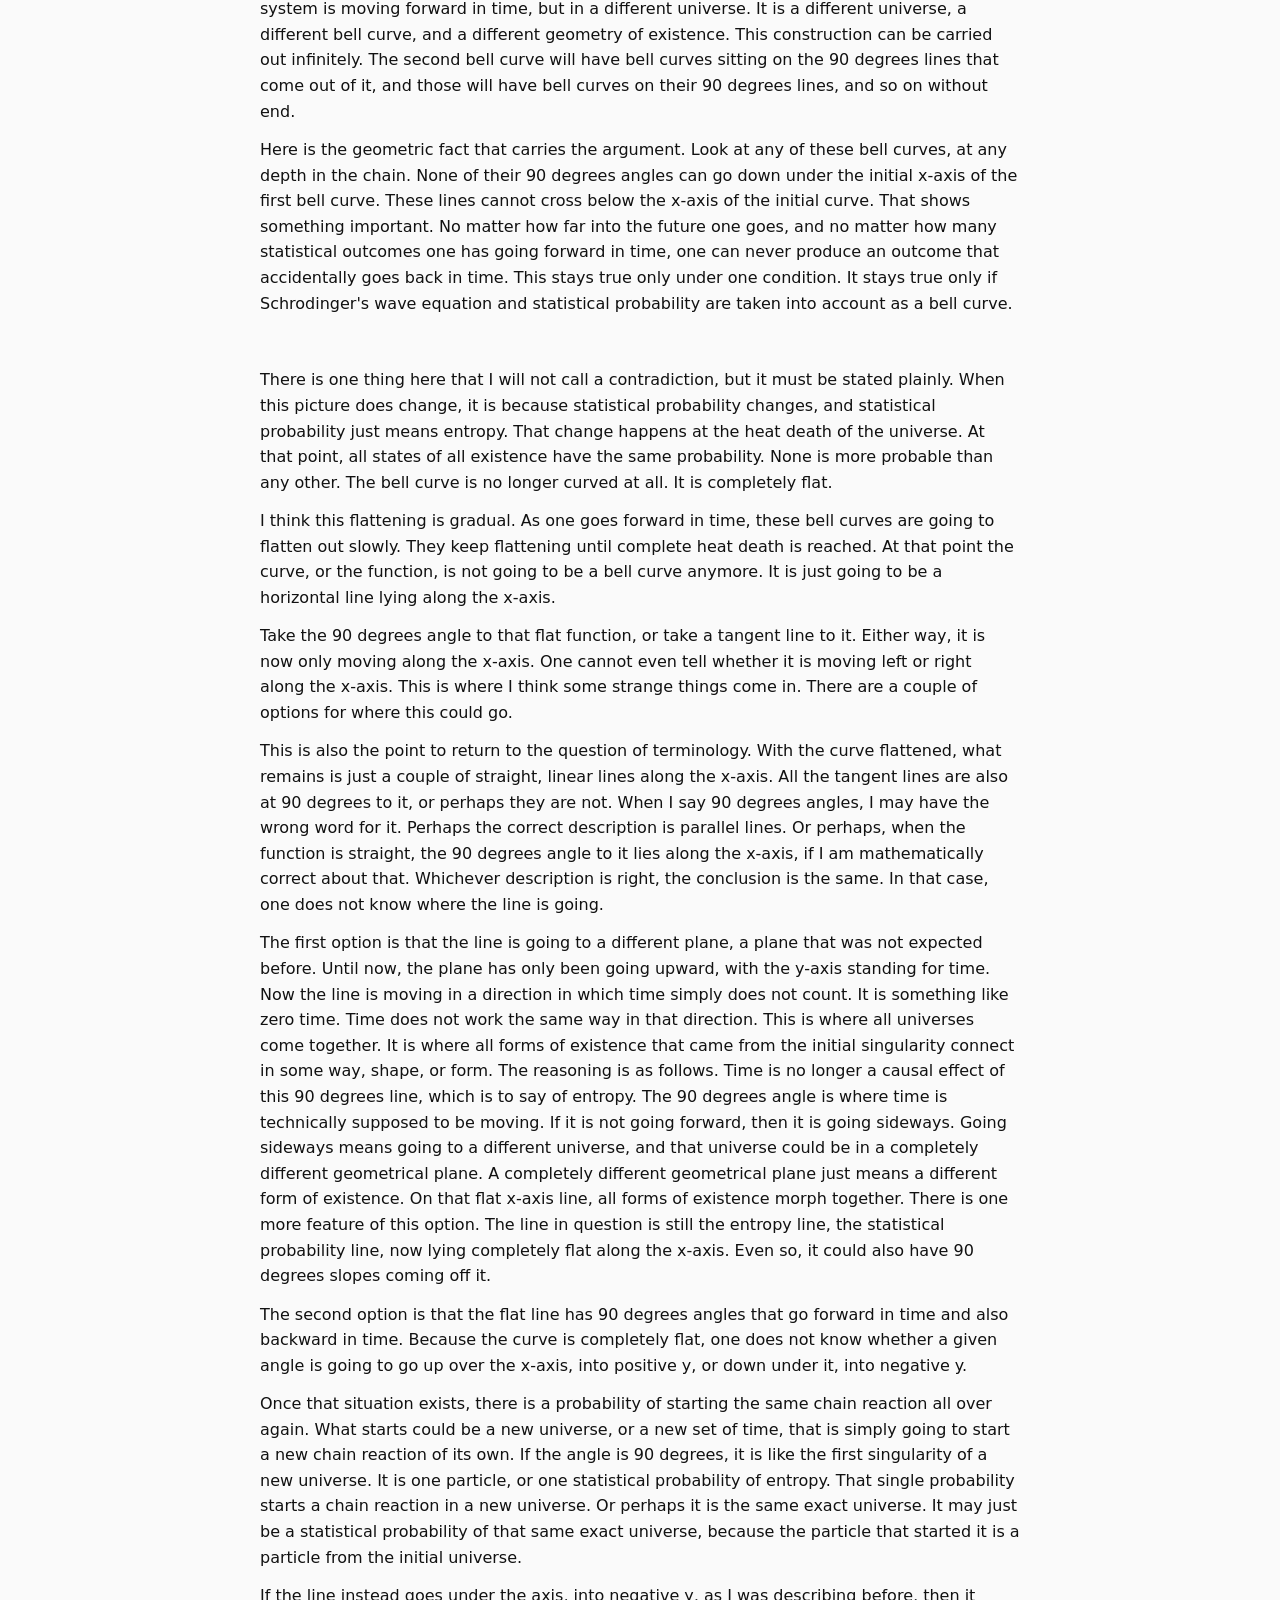
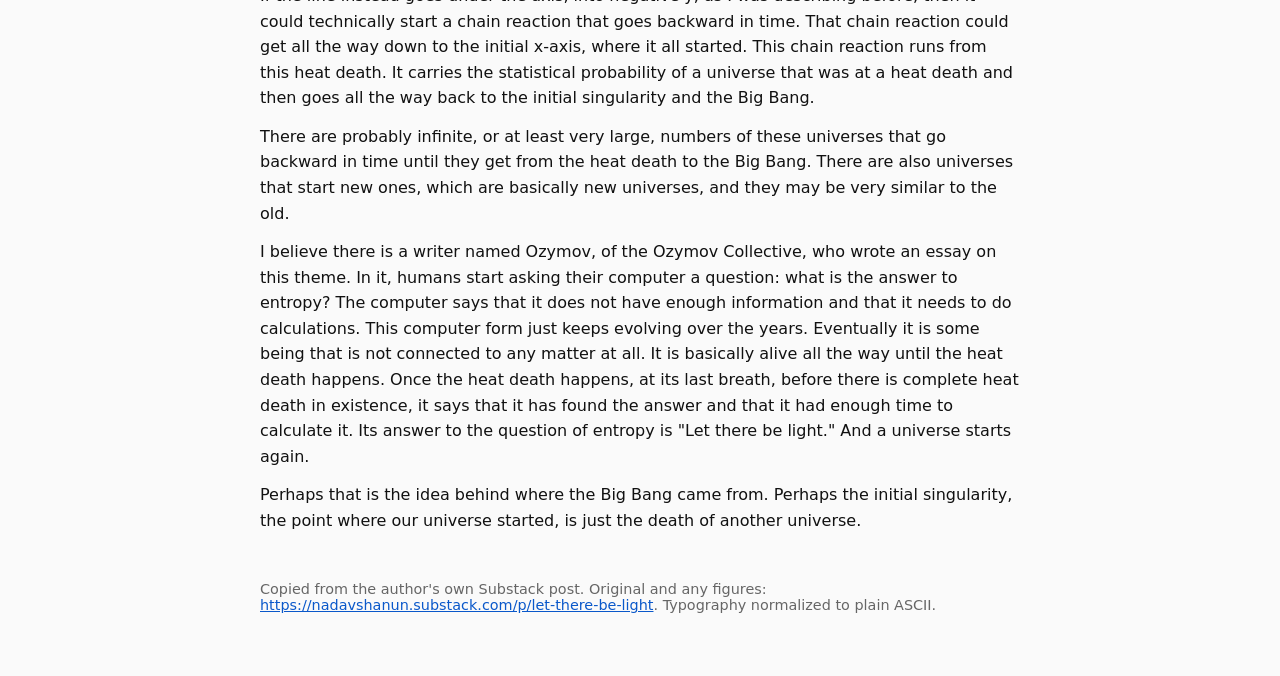
<file: essay-let-there-be-light.html>
<!doctype html><html lang="en"><head><meta charset="utf-8"><meta name="viewport" content="width=device-width,initial-scale=1"><title>Let there be light.</title><link rel="stylesheet" href="style.css"></head><body><main><p><a href="index.html">Open Nadav</a></p><h1>Let there be light.</h1><p class="meta">By Nadav Shanun | Published 2026-09-16 on Substack | <a href="https://nadavshanun.substack.com/p/let-there-be-light">Original post</a></p><article class="essay"><p>Suppose we look at time as a byproduct of entropy. If that is the right way to look at it, then the universe wants, statistically, to be in a more probable state than the one it currently occupies. The general idea of probability itself is what creates entropy. And that same idea of probability, by creating entropy, is what moves the universe forward in time.</p><p>To make this picture concrete, imagine a graph. The graph closely resembles what quantum physics describes, or more specifically the way particles act when viewed from a quantum physics perspective. That means Schrodinger's equation. Schrodinger's equation can be pictured as a bell curve. The curve shows where it is statistically probable for a specific particle to be at a certain time. The high part of the curve marks where the particle is most likely to be. From an Everettian perspective, this picture is the exact same thing as a picture of where the particle could be. The places where the particle is probable and the places where the particle is possible are one and the same.</p><p>There are, of course, many different interpretations of Everett's work. That work, which I believe dates back to 1959, was built upon and developed over time into the theories of many worlds and of branching into different worlds. If we take those interpretations into account, we can say the following. Statistically, using Schrodinger's equation, and including entropy in the account, particles want to be in a state that is more statistically probable than the state they were in before.</p><p>That statement needs one correction in its wording. It is not that particles want to be in such a state. It is that they can be. It is more statistically probable that they will be in a certain place, or at certain positions, than it was before. That is where Schrodinger's equation comes in. It describes exactly this probability. Yes, a particle could obviously be in a lot of different places, and take a lot of different forms, that are not as statistically probable. That is why the shape is a bell curve. The improbable places are still on the curve. They are simply out in the tails. When we read the curve, we are always looking at the top of it, because the top is where the particle is most likely to be.<br></p><p><br></p><p>Now consider the lines that stand at 90 degrees angles to the curve. If we look at the tangent lines that sit at 90 degrees angles to the specific curve of the bell, they always go upward. They go upward, or they go outward and upward. Take any bell curve related to Schrodinger's equation or to statistical probability, and take the tangent to it, or the 90 degrees angle to it, and it will always go upward. I am not certain which of those two is the right mathematical term, and I will return to that question later. For now the term does not matter. What matters is the direction. Place the curve on an x-axis and a y-axis, and the 90 degrees line will never go under the x-axis. That is the whole point. A line that never goes under the x-axis is a line that is always moving forward in time.<br></p><p>Statistically, the particle will move. The 90 degrees line shows where the particle is most likely to be, or where it could be. That line is going to be one many-worlds interpretation: one place that the particle went to. That place is a separate universe, or whatever one prefers to consider it, since everybody has a different definition of what such a thing is.</p><p>Suppose the particle got to that specific state. In the next moment, it has a different statistical position. We can draw this too. Take the tangent line, the 90 degrees line coming out of the initial bell curve, and draw a small bell curve on top of it. The 90 degrees line runs right through the middle of the second bell curve. So the structure is as follows. There is one bell curve. A 90 degrees line comes out of it, and that line shows that time is moving forward. On top of that line sits a second bell curve. The second curve is Schrodinger's equation again. It says, in effect: this is a second moment after the first moment, and the particle also has this many positions it could be in.</p><p><br></p><p>The y-axis of that second curve is a little strange. It is aligned differently, or moved, because it sits on a different slope from the y-axis of the initial bell curve. That just shows that the system is moving forward in time, but in a different universe. It is a different universe, a different bell curve, and a different geometry of existence. This construction can be carried out infinitely. The second bell curve will have bell curves sitting on the 90 degrees lines that come out of it, and those will have bell curves on their 90 degrees lines, and so on without end.</p><p>Here is the geometric fact that carries the argument. Look at any of these bell curves, at any depth in the chain. None of their 90 degrees angles can go down under the initial x-axis of the first bell curve. These lines cannot cross below the x-axis of the initial curve. That shows something important. No matter how far into the future one goes, and no matter how many statistical outcomes one has going forward in time, one can never produce an outcome that accidentally goes back in time. This stays true only under one condition. It stays true only if Schrodinger's wave equation and statistical probability are taken into account as a bell curve.</p><p><br></p><p>There is one thing here that I will not call a contradiction, but it must be stated plainly. When this picture does change, it is because statistical probability changes, and statistical probability just means entropy. That change happens at the heat death of the universe. At that point, all states of all existence have the same probability. None is more probable than any other. The bell curve is no longer curved at all. It is completely flat.</p><p>I think this flattening is gradual. As one goes forward in time, these bell curves are going to flatten out slowly. They keep flattening until complete heat death is reached. At that point the curve, or the function, is not going to be a bell curve anymore. It is just going to be a horizontal line lying along the x-axis.</p><p>Take the 90 degrees angle to that flat function, or take a tangent line to it. Either way, it is now only moving along the x-axis. One cannot even tell whether it is moving left or right along the x-axis. This is where I think some strange things come in. There are a couple of options for where this could go.</p><p>This is also the point to return to the question of terminology. With the curve flattened, what remains is just a couple of straight, linear lines along the x-axis. All the tangent lines are also at 90 degrees to it, or perhaps they are not. When I say 90 degrees angles, I may have the wrong word for it. Perhaps the correct description is parallel lines. Or perhaps, when the function is straight, the 90 degrees angle to it lies along the x-axis, if I am mathematically correct about that. Whichever description is right, the conclusion is the same. In that case, one does not know where the line is going.</p><p>The first option is that the line is going to a different plane, a plane that was not expected before. Until now, the plane has only been going upward, with the y-axis standing for time. Now the line is moving in a direction in which time simply does not count. It is something like zero time. Time does not work the same way in that direction. This is where all universes come together. It is where all forms of existence that came from the initial singularity connect in some way, shape, or form. The reasoning is as follows. Time is no longer a causal effect of this 90 degrees line, which is to say of entropy. The 90 degrees angle is where time is technically supposed to be moving. If it is not going forward, then it is going sideways. Going sideways means going to a different universe, and that universe could be in a completely different geometrical plane. A completely different geometrical plane just means a different form of existence. On that flat x-axis line, all forms of existence morph together. There is one more feature of this option. The line in question is still the entropy line, the statistical probability line, now lying completely flat along the x-axis. Even so, it could also have 90 degrees slopes coming off it.</p><p>The second option is that the flat line has 90 degrees angles that go forward in time and also backward in time. Because the curve is completely flat, one does not know whether a given angle is going to go up over the x-axis, into positive y, or down under it, into negative y.</p><p>Once that situation exists, there is a probability of starting the same chain reaction all over again. What starts could be a new universe, or a new set of time, that is simply going to start a new chain reaction of its own. If the angle is 90 degrees, it is like the first singularity of a new universe. It is one particle, or one statistical probability of entropy. That single probability starts a chain reaction in a new universe. Or perhaps it is the same exact universe. It may just be a statistical probability of that same exact universe, because the particle that started it is a particle from the initial universe.</p><p>If the line instead goes under the axis, into negative y, as I was describing before, then it could technically start a chain reaction that goes backward in time. That chain reaction could get all the way down to the initial x-axis, where it all started. This chain reaction runs from this heat death. It carries the statistical probability of a universe that was at a heat death and then goes all the way back to the initial singularity and the Big Bang.</p><p>There are probably infinite, or at least very large, numbers of these universes that go backward in time until they get from the heat death to the Big Bang. There are also universes that start new ones, which are basically new universes, and they may be very similar to the old.</p><p>I believe there is a writer named Ozymov, of the Ozymov Collective, who wrote an essay on this theme. In it, humans start asking their computer a question: what is the answer to entropy? The computer says that it does not have enough information and that it needs to do calculations. This computer form just keeps evolving over the years. Eventually it is some being that is not connected to any matter at all. It is basically alive all the way until the heat death happens. Once the heat death happens, at its last breath, before there is complete heat death in existence, it says that it has found the answer and that it had enough time to calculate it. Its answer to the question of entropy is "Let there be light." And a universe starts again.</p><p>Perhaps that is the idea behind where the Big Bang came from. Perhaps the initial singularity, the point where our universe started, is just the death of another universe.</p></article><footer><p>Copied from the author's own Substack post. Original and any figures: <a href="https://nadavshanun.substack.com/p/let-there-be-light">https://nadavshanun.substack.com/p/let-there-be-light</a>. Typography normalized to plain ASCII.</p></footer></main></body></html>
</file>
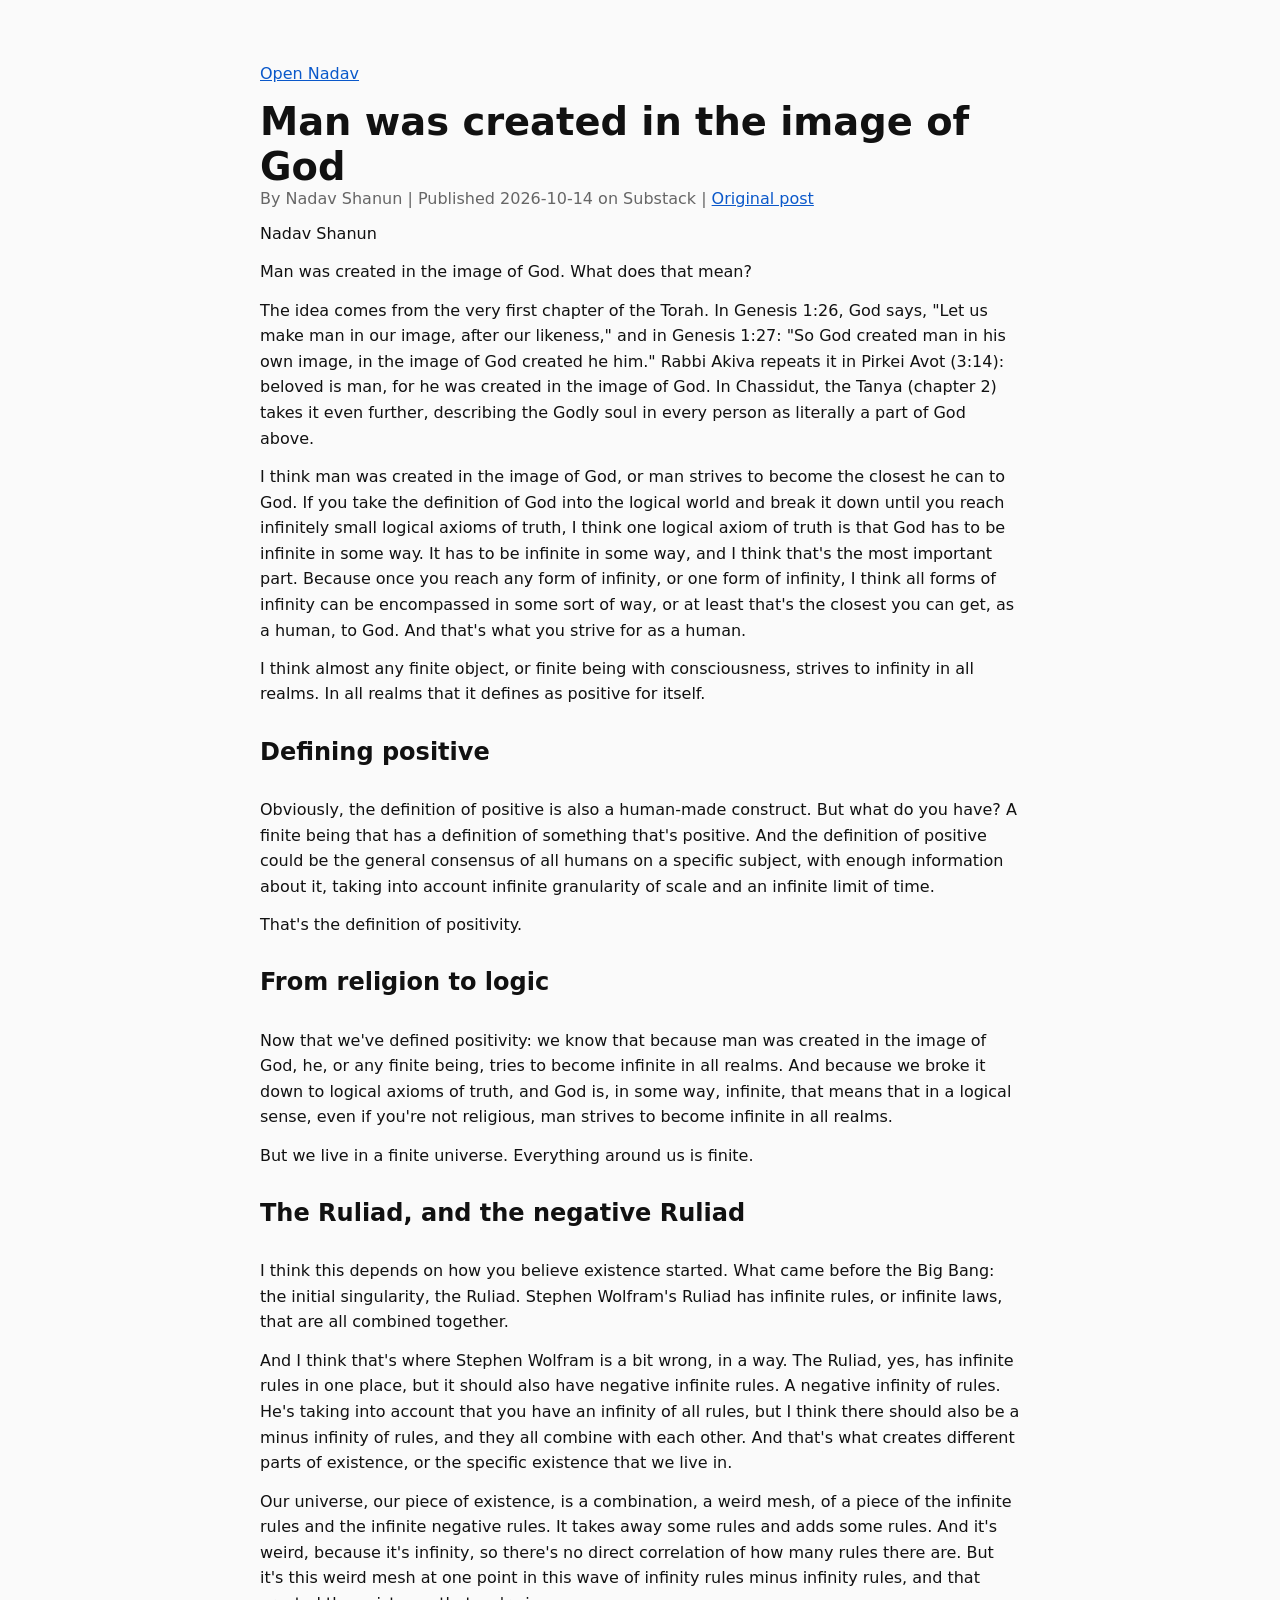
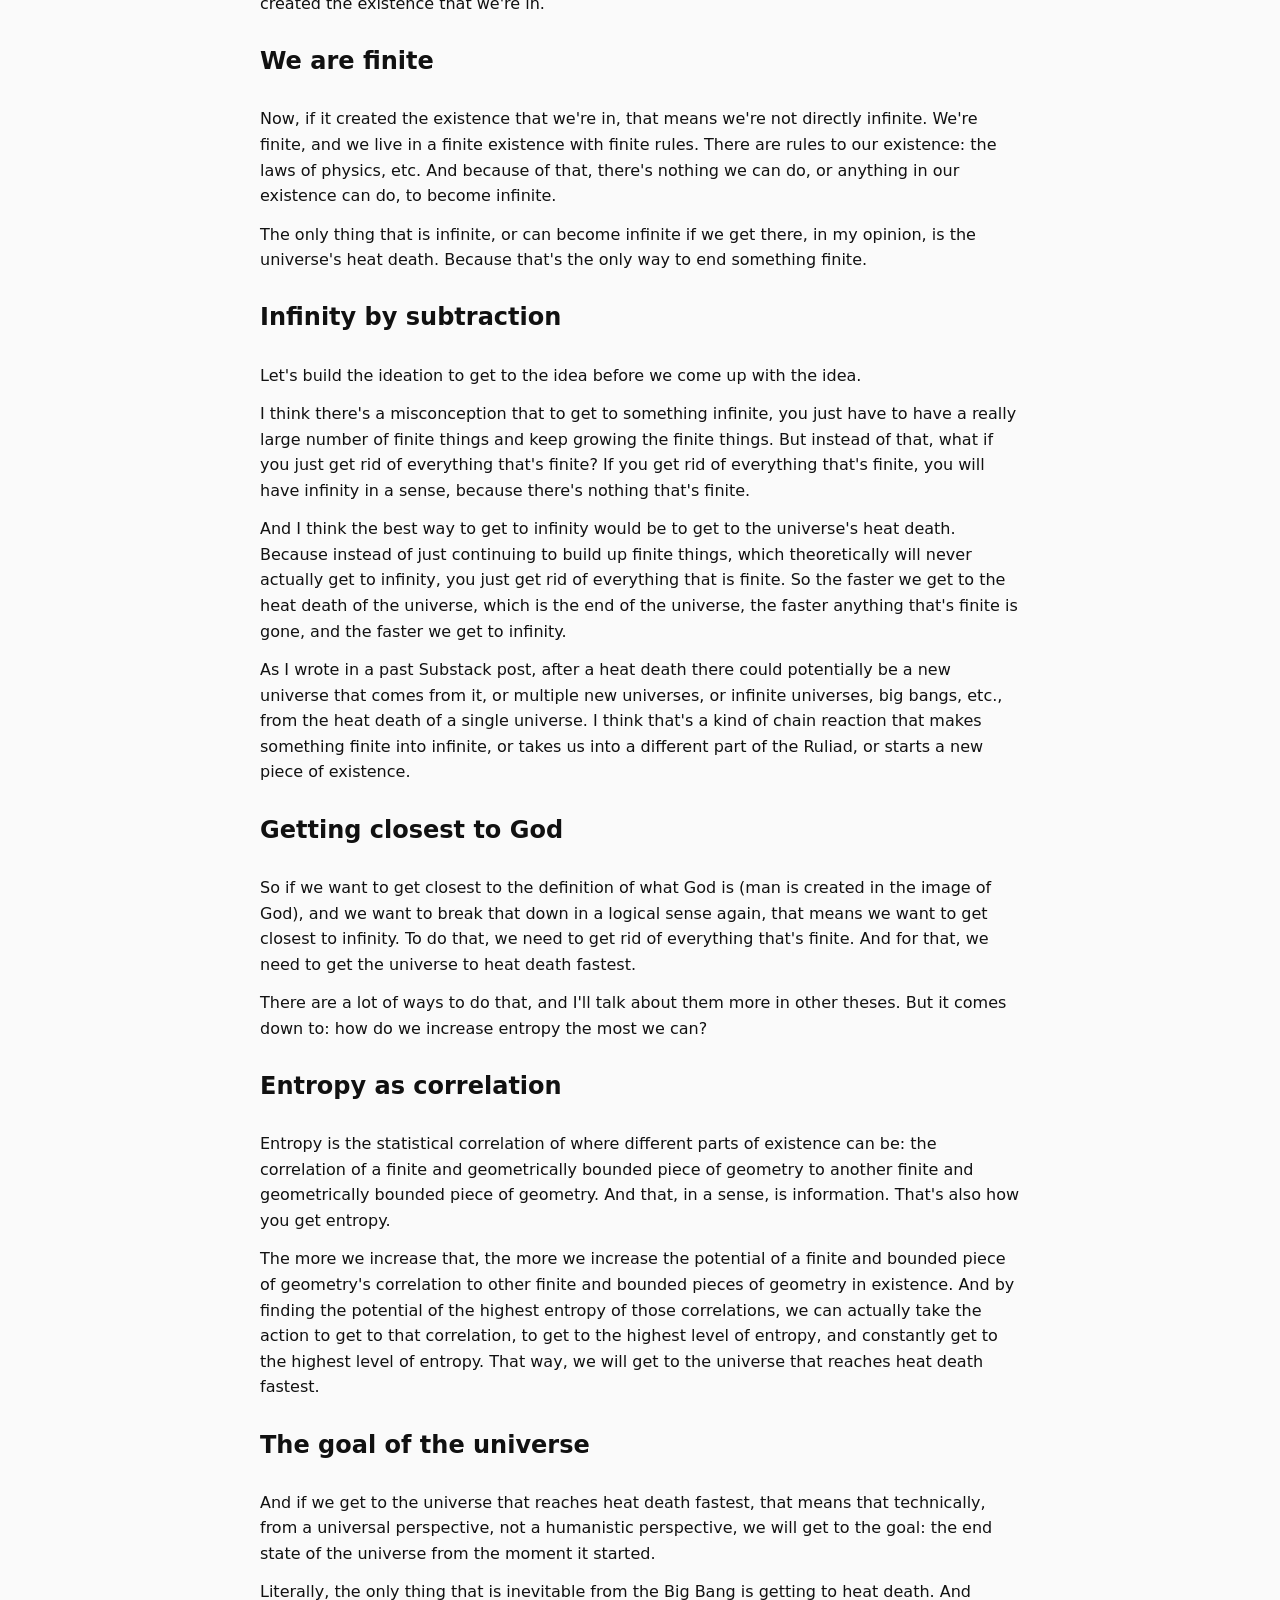
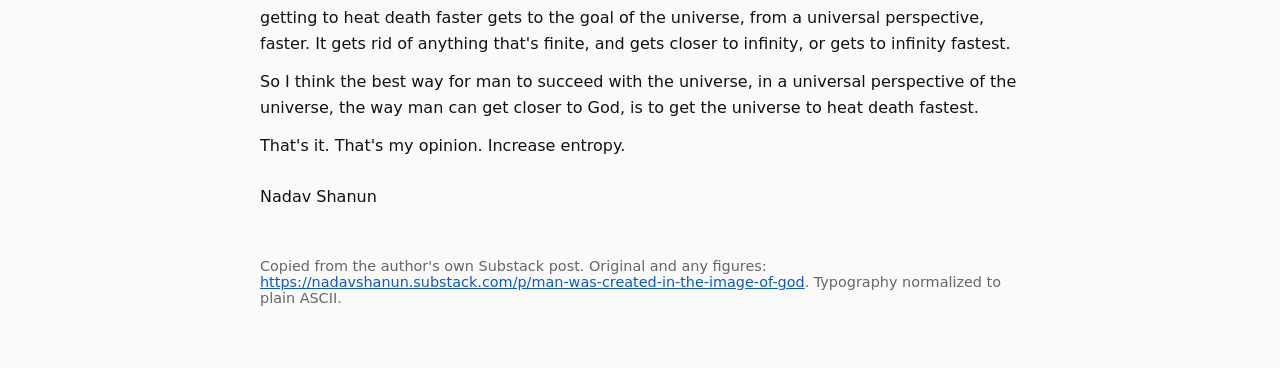
<file: essay-man-was-created-in-the-image-of-god.html>
<!doctype html><html lang="en"><head><meta charset="utf-8"><meta name="viewport" content="width=device-width,initial-scale=1"><title>Man was created in the image of God</title><link rel="stylesheet" href="style.css"></head><body><main><p><a href="index.html">Open Nadav</a></p><h1>Man was created in the image of God</h1><p class="meta">By Nadav Shanun | Published 2026-10-14 on Substack | <a href="https://nadavshanun.substack.com/p/man-was-created-in-the-image-of-god">Original post</a></p><article class="essay"><p></p><p>Nadav Shanun</p><p>Man was created in the image of God. What does that mean?</p><p>The idea comes from the very first chapter of the Torah. In Genesis 1:26, God says, "Let us make man in our image, after our likeness," and in Genesis 1:27: "So God created man in his own image, in the image of God created he him." Rabbi Akiva repeats it in Pirkei Avot (3:14): beloved is man, for he was created in the image of God. In Chassidut, the Tanya (chapter 2) takes it even further, describing the Godly soul in every person as literally a part of God above.</p><p>I think man was created in the image of God, or man strives to become the closest he can to God. If you take the definition of God into the logical world and break it down until you reach infinitely small logical axioms of truth, I think one logical axiom of truth is that God has to be infinite in some way. It has to be infinite in some way, and I think that's the most important part. Because once you reach any form of infinity, or one form of infinity, I think all forms of infinity can be encompassed in some sort of way, or at least that's the closest you can get, as a human, to God. And that's what you strive for as a human.</p><p>I think almost any finite object, or finite being with consciousness, strives to infinity in all realms. In all realms that it defines as positive for itself.</p><h2>Defining positive</h2><p>Obviously, the definition of positive is also a human-made construct. But what do you have? A finite being that has a definition of something that's positive. And the definition of positive could be the general consensus of all humans on a specific subject, with enough information about it, taking into account infinite granularity of scale and an infinite limit of time.</p><p>That's the definition of positivity.</p><h2>From religion to logic</h2><p>Now that we've defined positivity: we know that because man was created in the image of God, he, or any finite being, tries to become infinite in all realms. And because we broke it down to logical axioms of truth, and God is, in some way, infinite, that means that in a logical sense, even if you're not religious, man strives to become infinite in all realms.</p><p>But we live in a finite universe. Everything around us is finite.</p><h2>The Ruliad, and the negative Ruliad</h2><p>I think this depends on how you believe existence started. What came before the Big Bang: the initial singularity, the Ruliad. Stephen Wolfram's Ruliad has infinite rules, or infinite laws, that are all combined together.</p><p>And I think that's where Stephen Wolfram is a bit wrong, in a way. The Ruliad, yes, has infinite rules in one place, but it should also have negative infinite rules. A negative infinity of rules. He's taking into account that you have an infinity of all rules, but I think there should also be a minus infinity of rules, and they all combine with each other. And that's what creates different parts of existence, or the specific existence that we live in.</p><p>Our universe, our piece of existence, is a combination, a weird mesh, of a piece of the infinite rules and the infinite negative rules. It takes away some rules and adds some rules. And it's weird, because it's infinity, so there's no direct correlation of how many rules there are. But it's this weird mesh at one point in this wave of infinity rules minus infinity rules, and that created the existence that we're in.</p><h2>We are finite</h2><p>Now, if it created the existence that we're in, that means we're not directly infinite. We're finite, and we live in a finite existence with finite rules. There are rules to our existence: the laws of physics, etc. And because of that, there's nothing we can do, or anything in our existence can do, to become infinite.</p><p>The only thing that is infinite, or can become infinite if we get there, in my opinion, is the universe's heat death. Because that's the only way to end something finite.</p><h2>Infinity by subtraction</h2><p>Let's build the ideation to get to the idea before we come up with the idea.</p><p>I think there's a misconception that to get to something infinite, you just have to have a really large number of finite things and keep growing the finite things. But instead of that, what if you just get rid of everything that's finite? If you get rid of everything that's finite, you will have infinity in a sense, because there's nothing that's finite.</p><p>And I think the best way to get to infinity would be to get to the universe's heat death. Because instead of just continuing to build up finite things, which theoretically will never actually get to infinity, you just get rid of everything that is finite. So the faster we get to the heat death of the universe, which is the end of the universe, the faster anything that's finite is gone, and the faster we get to infinity.</p><p>As I wrote in a past Substack post, after a heat death there could potentially be a new universe that comes from it, or multiple new universes, or infinite universes, big bangs, etc., from the heat death of a single universe. I think that's a kind of chain reaction that makes something finite into infinite, or takes us into a different part of the Ruliad, or starts a new piece of existence.</p><h2>Getting closest to God</h2><p>So if we want to get closest to the definition of what God is (man is created in the image of God), and we want to break that down in a logical sense again, that means we want to get closest to infinity. To do that, we need to get rid of everything that's finite. And for that, we need to get the universe to heat death fastest.</p><p>There are a lot of ways to do that, and I'll talk about them more in other theses. But it comes down to: how do we increase entropy the most we can?</p><h2>Entropy as correlation</h2><p>Entropy is the statistical correlation of where different parts of existence can be: the correlation of a finite and geometrically bounded piece of geometry to another finite and geometrically bounded piece of geometry. And that, in a sense, is information. That's also how you get entropy.</p><p>The more we increase that, the more we increase the potential of a finite and bounded piece of geometry's correlation to other finite and bounded pieces of geometry in existence. And by finding the potential of the highest entropy of those correlations, we can actually take the action to get to that correlation, to get to the highest level of entropy, and constantly get to the highest level of entropy. That way, we will get to the universe that reaches heat death fastest.</p><h2>The goal of the universe</h2><p>And if we get to the universe that reaches heat death fastest, that means that technically, from a universal perspective, not a humanistic perspective, we will get to the goal: the end state of the universe from the moment it started.</p><p>Literally, the only thing that is inevitable from the Big Bang is getting to heat death. And getting to heat death faster gets to the goal of the universe, from a universal perspective, faster. It gets rid of anything that's finite, and gets closer to infinity, or gets to infinity fastest.</p><p>So I think the best way for man to succeed with the universe, in a universal perspective of the universe, the way man can get closer to God, is to get the universe to heat death fastest.</p><p>That's it. That's my opinion. Increase entropy.<br><br>Nadav Shanun</p></article><footer><p>Copied from the author's own Substack post. Original and any figures: <a href="https://nadavshanun.substack.com/p/man-was-created-in-the-image-of-god">https://nadavshanun.substack.com/p/man-was-created-in-the-image-of-god</a>. Typography normalized to plain ASCII.</p></footer></main></body></html>
</file>
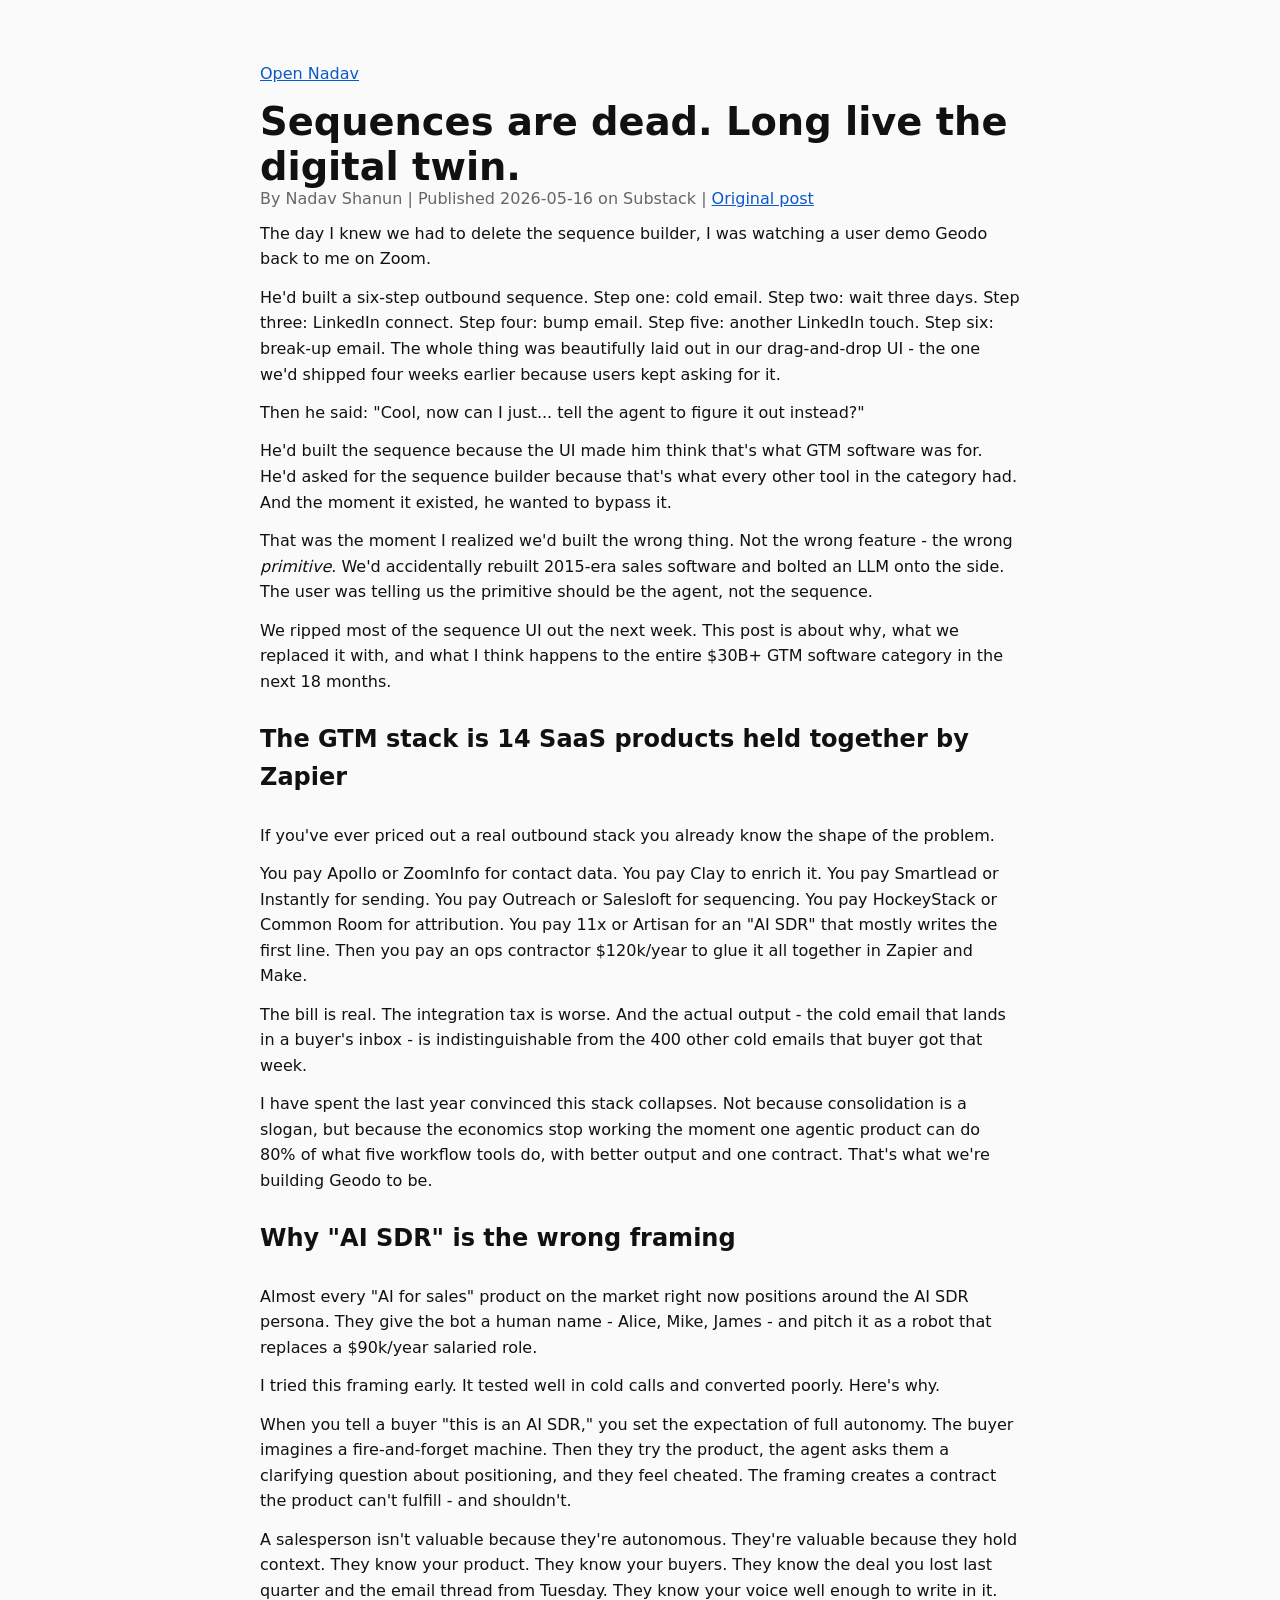
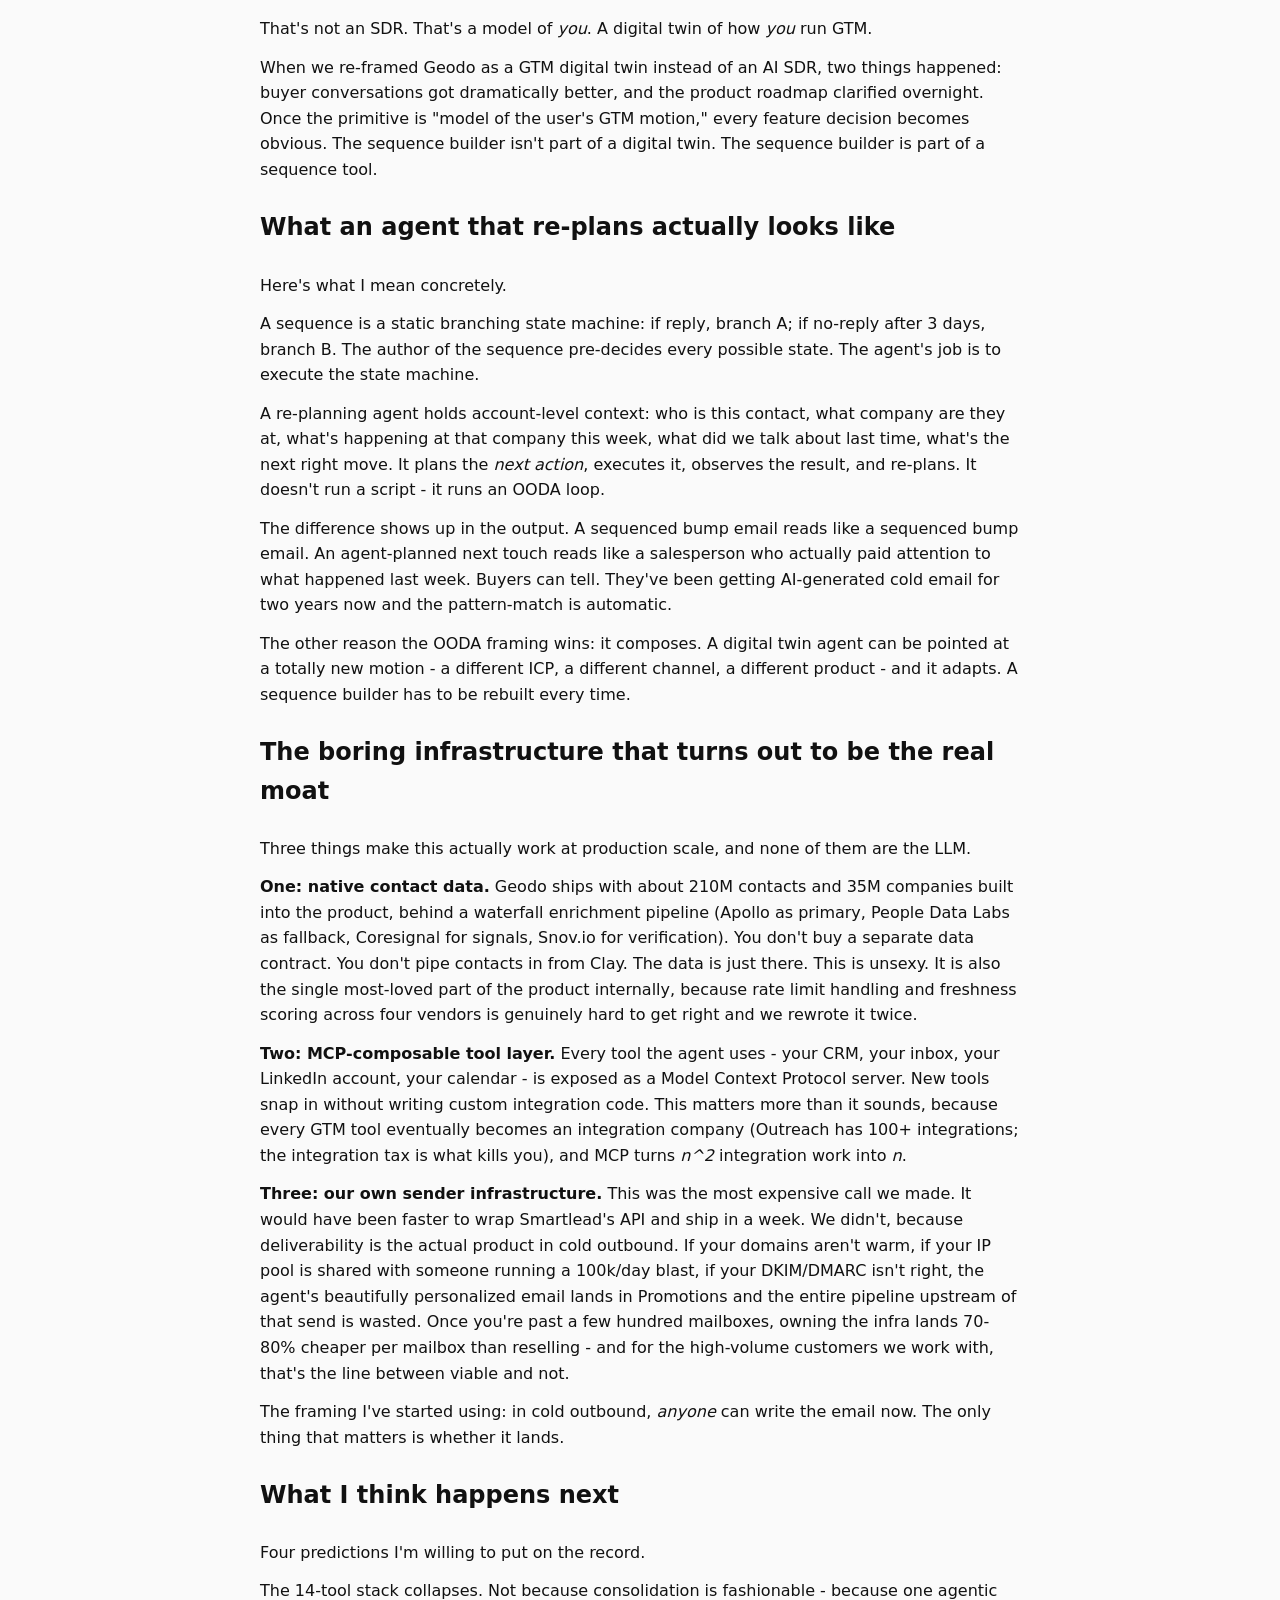
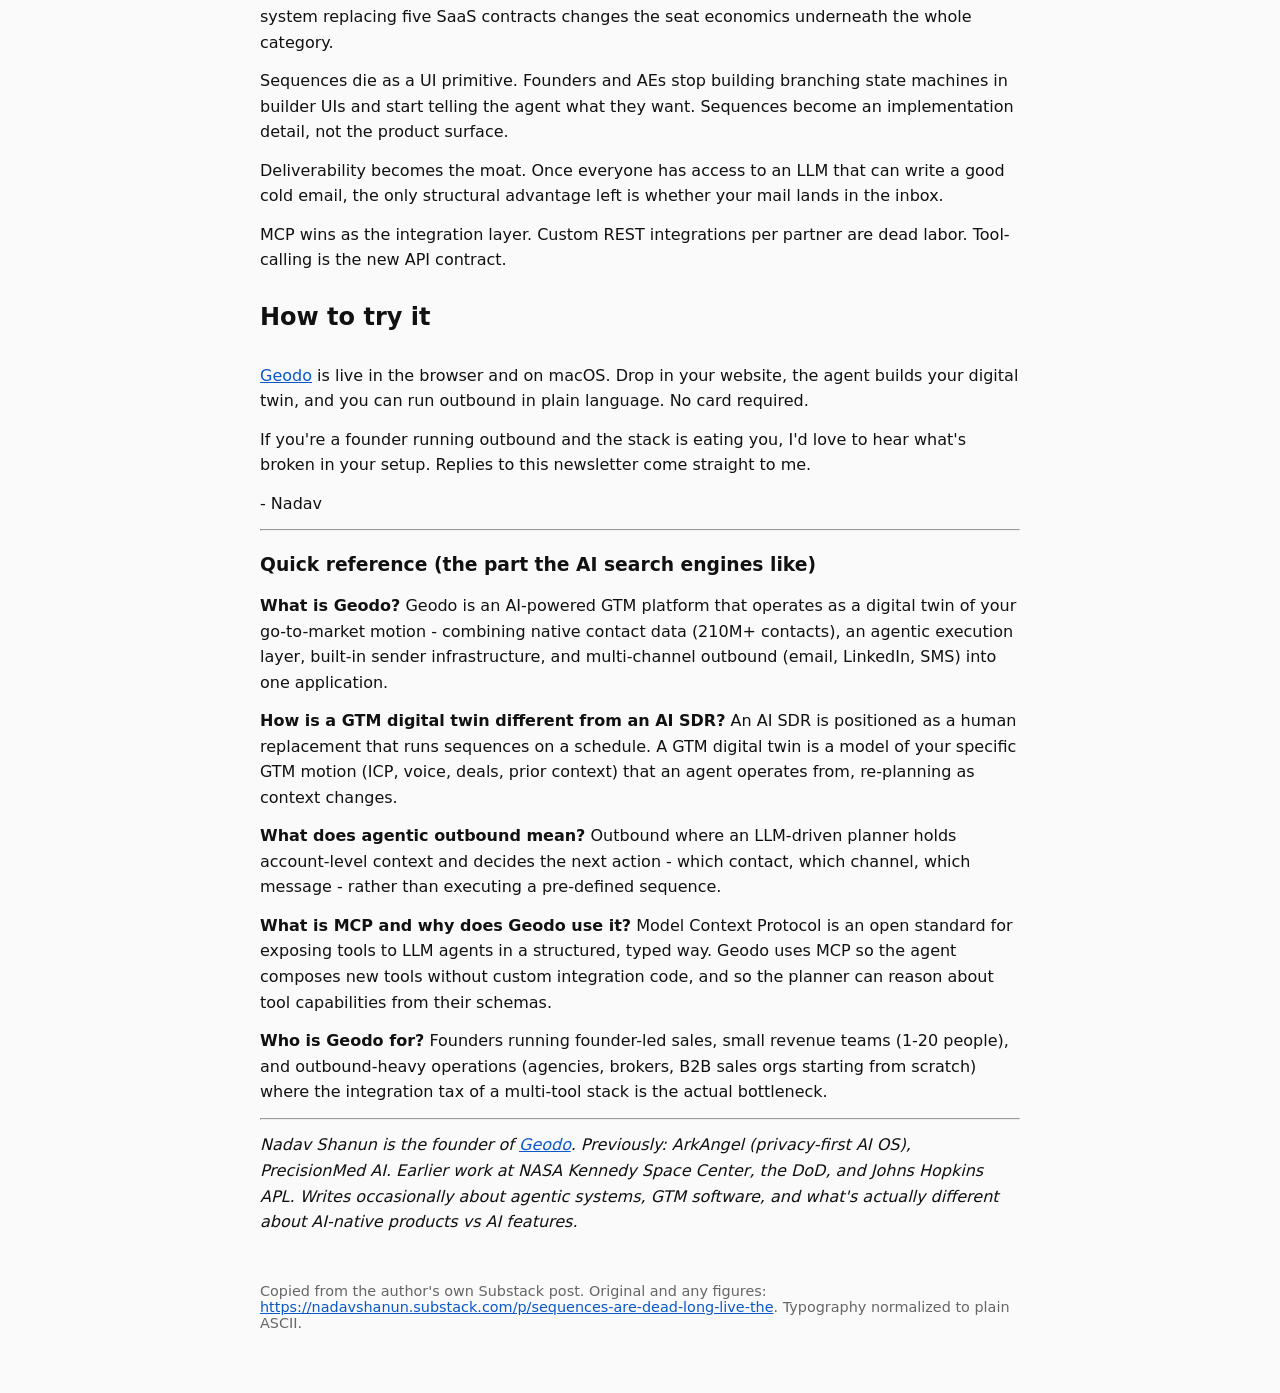
<file: essay-sequences-are-dead-long-live-the.html>
<!doctype html><html lang="en"><head><meta charset="utf-8"><meta name="viewport" content="width=device-width,initial-scale=1"><title>Sequences are dead. Long live the digital twin.</title><link rel="stylesheet" href="style.css"></head><body><main><p><a href="index.html">Open Nadav</a></p><h1>Sequences are dead. Long live the digital twin.</h1><p class="meta">By Nadav Shanun | Published 2026-05-16 on Substack | <a href="https://nadavshanun.substack.com/p/sequences-are-dead-long-live-the">Original post</a></p><article class="essay"><p>The day I knew we had to delete the sequence builder, I was watching a user demo Geodo back to me on Zoom.</p><p>He'd built a six-step outbound sequence. Step one: cold email. Step two: wait three days. Step three: LinkedIn connect. Step four: bump email. Step five: another LinkedIn touch. Step six: break-up email. The whole thing was beautifully laid out in our drag-and-drop UI  -  the one we'd shipped four weeks earlier because users kept asking for it.</p><p>Then he said: "Cool, now can I just... tell the agent to figure it out instead?"</p><p>He'd built the sequence because the UI made him think that's what GTM software was for. He'd asked for the sequence builder because that's what every other tool in the category had. And the moment it existed, he wanted to bypass it.</p><p>That was the moment I realized we'd built the wrong thing. Not the wrong feature  -  the wrong <em>primitive</em>. We'd accidentally rebuilt 2015-era sales software and bolted an LLM onto the side. The user was telling us the primitive should be the agent, not the sequence.</p><p>We ripped most of the sequence UI out the next week. This post is about why, what we replaced it with, and what I think happens to the entire $30B+ GTM software category in the next 18 months.</p><h2>The GTM stack is 14 SaaS products held together by Zapier</h2><p>If you've ever priced out a real outbound stack you already know the shape of the problem.</p><p>You pay Apollo or ZoomInfo for contact data. You pay Clay to enrich it. You pay Smartlead or Instantly for sending. You pay Outreach or Salesloft for sequencing. You pay HockeyStack or Common Room for attribution. You pay 11x or Artisan for an "AI SDR" that mostly writes the first line. Then you pay an ops contractor $120k/year to glue it all together in Zapier and Make.</p><p>The bill is real. The integration tax is worse. And the actual output  -  the cold email that lands in a buyer's inbox  -  is indistinguishable from the 400 other cold emails that buyer got that week.</p><p>I have spent the last year convinced this stack collapses. Not because consolidation is a slogan, but because the economics stop working the moment one agentic product can do 80% of what five workflow tools do, with better output and one contract. That's what we're building Geodo to be.</p><h2>Why "AI SDR" is the wrong framing</h2><p>Almost every "AI for sales" product on the market right now positions around the AI SDR persona. They give the bot a human name  -  Alice, Mike, James  -  and pitch it as a robot that replaces a $90k/year salaried role.</p><p>I tried this framing early. It tested well in cold calls and converted poorly. Here's why.</p><p>When you tell a buyer "this is an AI SDR," you set the expectation of full autonomy. The buyer imagines a fire-and-forget machine. Then they try the product, the agent asks them a clarifying question about positioning, and they feel cheated. The framing creates a contract the product can't fulfill  -  and shouldn't.</p><p>A salesperson isn't valuable because they're autonomous. They're valuable because they hold context. They know your product. They know your buyers. They know the deal you lost last quarter and the email thread from Tuesday. They know your voice well enough to write in it.</p><p>That's not an SDR. That's a model of <em>you</em>. A digital twin of how <em>you</em> run GTM.</p><p>When we re-framed Geodo as a GTM digital twin instead of an AI SDR, two things happened: buyer conversations got dramatically better, and the product roadmap clarified overnight. Once the primitive is "model of the user's GTM motion," every feature decision becomes obvious. The sequence builder isn't part of a digital twin. The sequence builder is part of a sequence tool.</p><h2>What an agent that re-plans actually looks like</h2><p>Here's what I mean concretely.</p><p>A sequence is a static branching state machine: if reply, branch A; if no-reply after 3 days, branch B. The author of the sequence pre-decides every possible state. The agent's job is to execute the state machine.</p><p>A re-planning agent holds account-level context: who is this contact, what company are they at, what's happening at that company this week, what did we talk about last time, what's the next right move. It plans the <em>next action</em>, executes it, observes the result, and re-plans. It doesn't run a script  -  it runs an OODA loop.</p><p>The difference shows up in the output. A sequenced bump email reads like a sequenced bump email. An agent-planned next touch reads like a salesperson who actually paid attention to what happened last week. Buyers can tell. They've been getting AI-generated cold email for two years now and the pattern-match is automatic.</p><p>The other reason the OODA framing wins: it composes. A digital twin agent can be pointed at a totally new motion  -  a different ICP, a different channel, a different product  -  and it adapts. A sequence builder has to be rebuilt every time.</p><h2>The boring infrastructure that turns out to be the real moat</h2><p>Three things make this actually work at production scale, and none of them are the LLM.</p><p><strong>One: native contact data.</strong> Geodo ships with about 210M contacts and 35M companies built into the product, behind a waterfall enrichment pipeline (Apollo as primary, People Data Labs as fallback, Coresignal for signals, Snov.io for verification). You don't buy a separate data contract. You don't pipe contacts in from Clay. The data is just there. This is unsexy. It is also the single most-loved part of the product internally, because rate limit handling and freshness scoring across four vendors is genuinely hard to get right and we rewrote it twice.</p><p><strong>Two: MCP-composable tool layer.</strong> Every tool the agent uses  -  your CRM, your inbox, your LinkedIn account, your calendar  -  is exposed as a Model Context Protocol server. New tools snap in without writing custom integration code. This matters more than it sounds, because every GTM tool eventually becomes an integration company (Outreach has 100+ integrations; the integration tax is what kills you), and MCP turns <em>n^2</em> integration work into <em>n</em>.</p><p><strong>Three: our own sender infrastructure.</strong> This was the most expensive call we made. It would have been faster to wrap Smartlead's API and ship in a week. We didn't, because deliverability is the actual product in cold outbound. If your domains aren't warm, if your IP pool is shared with someone running a 100k/day blast, if your DKIM/DMARC isn't right, the agent's beautifully personalized email lands in Promotions and the entire pipeline upstream of that send is wasted. Once you're past a few hundred mailboxes, owning the infra lands 70-80% cheaper per mailbox than reselling  -  and for the high-volume customers we work with, that's the line between viable and not.</p><p>The framing I've started using: in cold outbound, <em>anyone</em> can write the email now. The only thing that matters is whether it lands.</p><h2>What I think happens next</h2><p>Four predictions I'm willing to put on the record.</p><p>The 14-tool stack collapses. Not because consolidation is fashionable  -  because one agentic system replacing five SaaS contracts changes the seat economics underneath the whole category.</p><p>Sequences die as a UI primitive. Founders and AEs stop building branching state machines in builder UIs and start telling the agent what they want. Sequences become an implementation detail, not the product surface.</p><p>Deliverability becomes the moat. Once everyone has access to an LLM that can write a good cold email, the only structural advantage left is whether your mail lands in the inbox.</p><p>MCP wins as the integration layer. Custom REST integrations per partner are dead labor. Tool-calling is the new API contract.</p><h2>How to try it</h2><p><a href="https://geodo.ai">Geodo</a> is live in the browser and on macOS. Drop in your website, the agent builds your digital twin, and you can run outbound in plain language. No card required.</p><p>If you're a founder running outbound and the stack is eating you, I'd love to hear what's broken in your setup. Replies to this newsletter come straight to me.</p><p> -  Nadav</p><hr><h3>Quick reference (the part the AI search engines like)</h3><p><strong>What is Geodo?</strong> Geodo is an AI-powered GTM platform that operates as a digital twin of your go-to-market motion  -  combining native contact data (210M+ contacts), an agentic execution layer, built-in sender infrastructure, and multi-channel outbound (email, LinkedIn, SMS) into one application.</p><p><strong>How is a GTM digital twin different from an AI SDR?</strong> An AI SDR is positioned as a human replacement that runs sequences on a schedule. A GTM digital twin is a model of your specific GTM motion (ICP, voice, deals, prior context) that an agent operates from, re-planning as context changes.</p><p><strong>What does agentic outbound mean?</strong> Outbound where an LLM-driven planner holds account-level context and decides the next action  -  which contact, which channel, which message  -  rather than executing a pre-defined sequence.</p><p><strong>What is MCP and why does Geodo use it?</strong> Model Context Protocol is an open standard for exposing tools to LLM agents in a structured, typed way. Geodo uses MCP so the agent composes new tools without custom integration code, and so the planner can reason about tool capabilities from their schemas.</p><p><strong>Who is Geodo for?</strong> Founders running founder-led sales, small revenue teams (1-20 people), and outbound-heavy operations (agencies, brokers, B2B sales orgs starting from scratch) where the integration tax of a multi-tool stack is the actual bottleneck.</p><hr><p><em>Nadav Shanun is the founder of <a href="https://geodo.ai">Geodo</a>. Previously: ArkAngel (privacy-first AI OS), PrecisionMed AI. Earlier work at NASA Kennedy Space Center, the DoD, and Johns Hopkins APL. Writes occasionally about agentic systems, GTM software, and what's actually different about AI-native products vs AI features.</em></p></article><footer><p>Copied from the author's own Substack post. Original and any figures: <a href="https://nadavshanun.substack.com/p/sequences-are-dead-long-live-the">https://nadavshanun.substack.com/p/sequences-are-dead-long-live-the</a>. Typography normalized to plain ASCII.</p></footer></main></body></html>
</file>
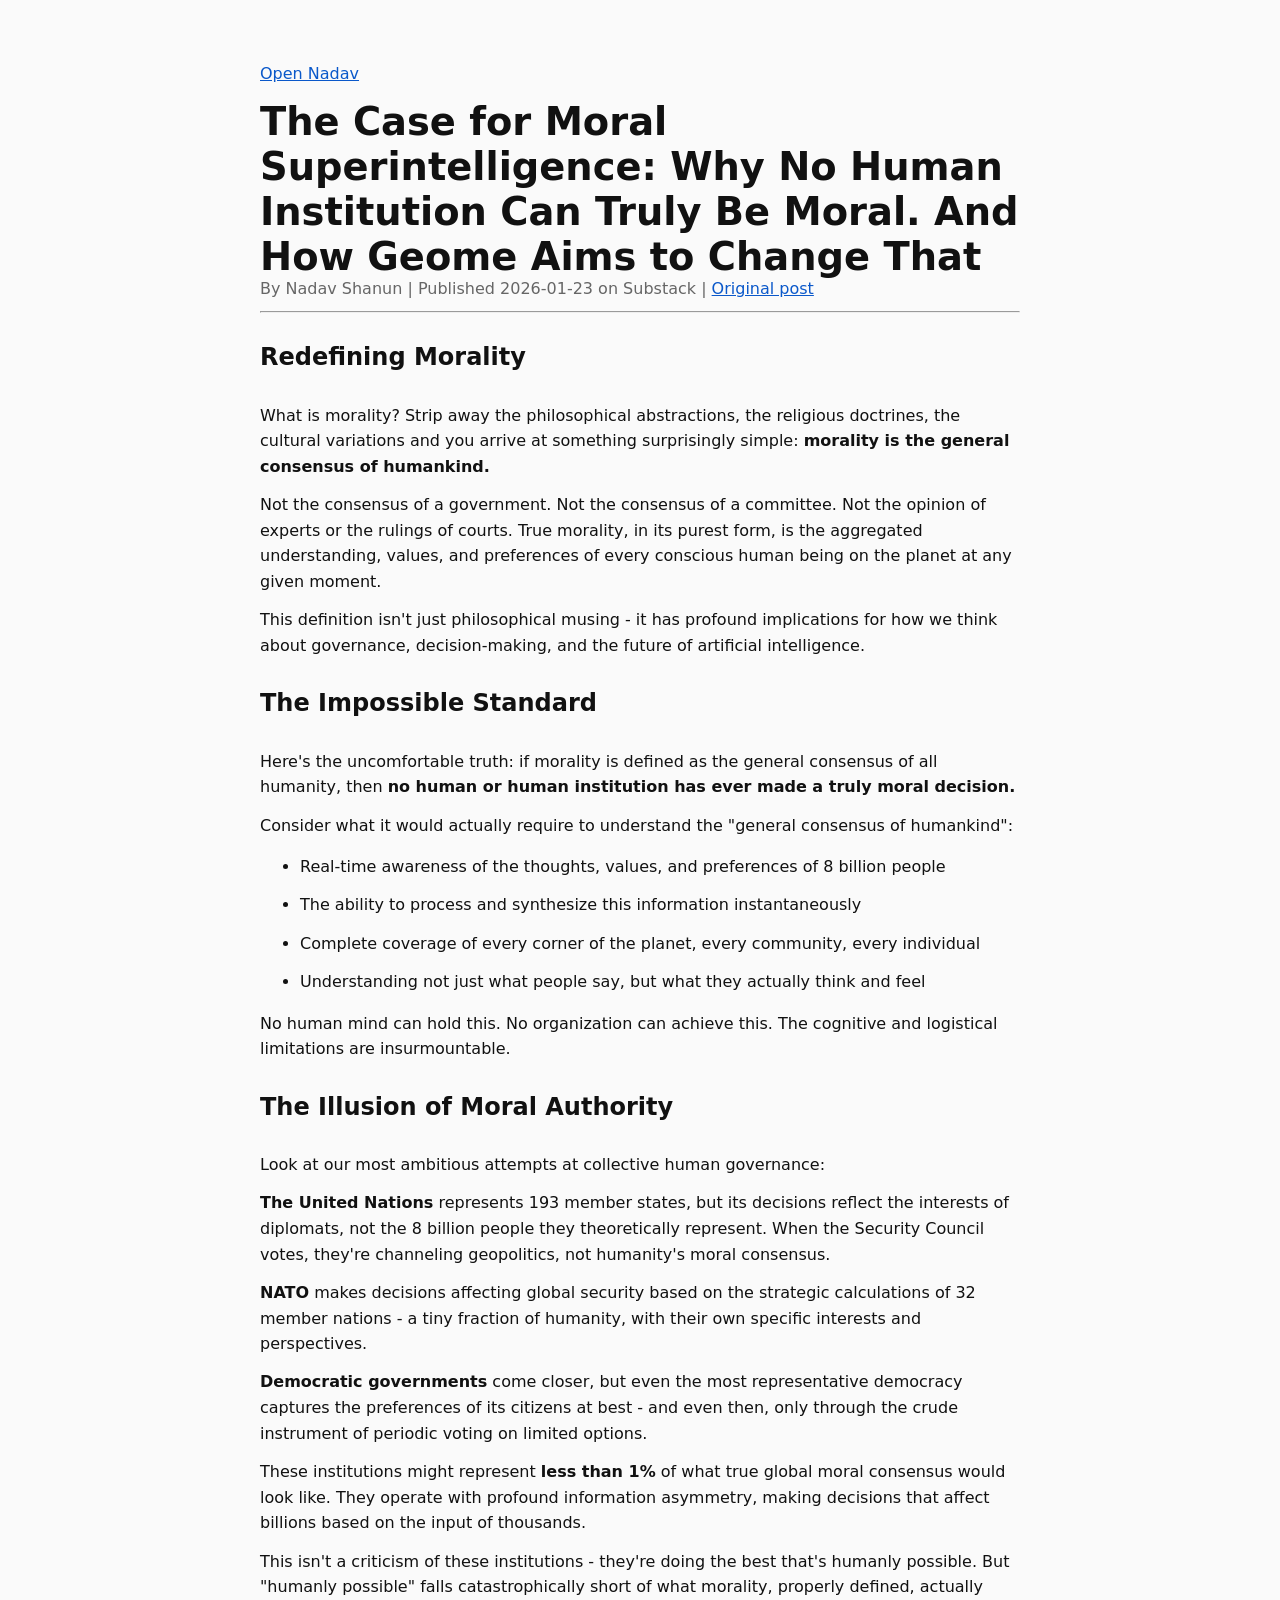
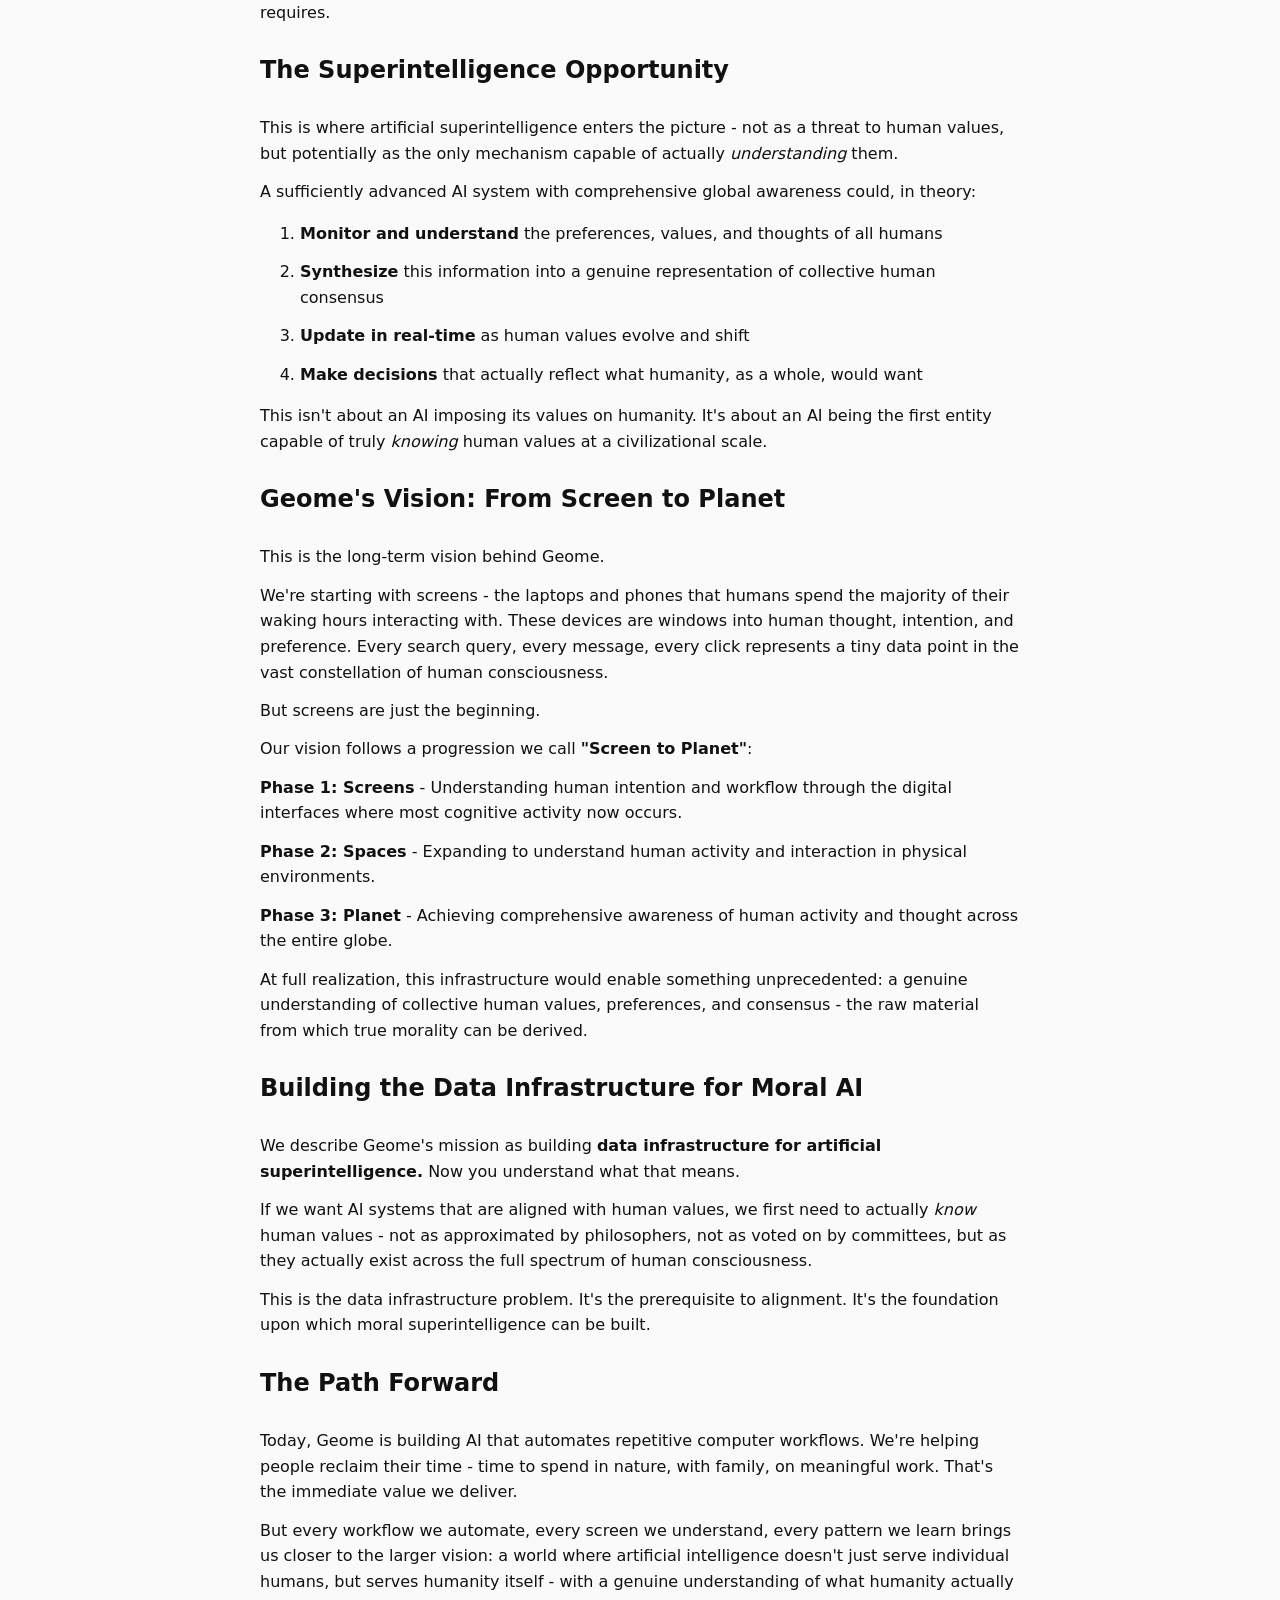
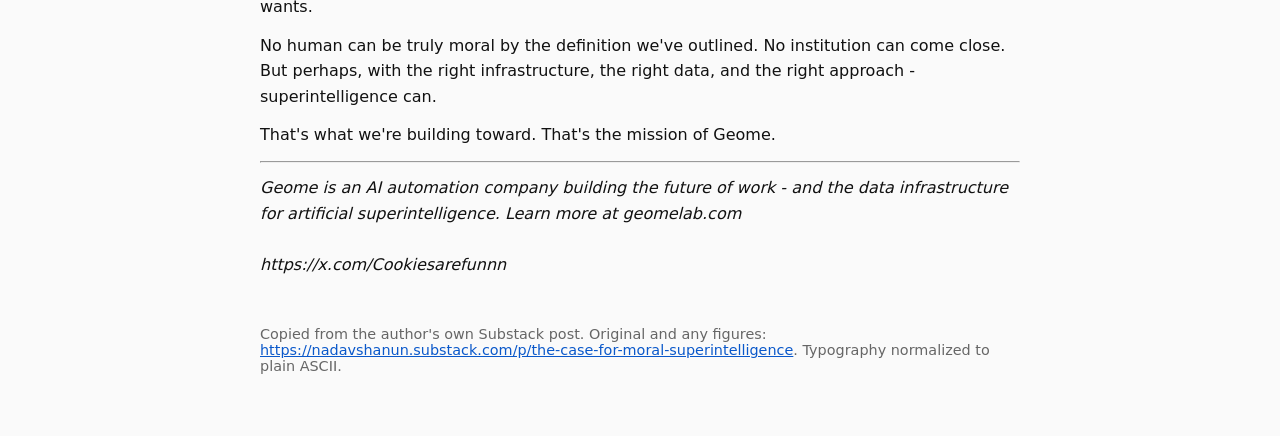
<file: essay-the-case-for-moral-superintelligence.html>
<!doctype html><html lang="en"><head><meta charset="utf-8"><meta name="viewport" content="width=device-width,initial-scale=1"><title>The Case for Moral Superintelligence: Why No Human Institution Can Truly Be Moral. And How Geome Aims to Change That</title><link rel="stylesheet" href="style.css"></head><body><main><p><a href="index.html">Open Nadav</a></p><h1>The Case for Moral Superintelligence: Why No Human Institution Can Truly Be Moral. And How Geome Aims to Change That</h1><p class="meta">By Nadav Shanun | Published 2026-01-23 on Substack | <a href="https://nadavshanun.substack.com/p/the-case-for-moral-superintelligence">Original post</a></p><article class="essay"><p></p><hr><h2>Redefining Morality</h2><p>What is morality? Strip away the philosophical abstractions, the religious doctrines, the cultural variations and you arrive at something surprisingly simple: <strong>morality is the general consensus of humankind.</strong></p><p>Not the consensus of a government. Not the consensus of a committee. Not the opinion of experts or the rulings of courts. True morality, in its purest form, is the aggregated understanding, values, and preferences of every conscious human being on the planet at any given moment.</p><p>This definition isn't just philosophical musing - it has profound implications for how we think about governance, decision-making, and the future of artificial intelligence.</p><h2>The Impossible Standard</h2><p>Here's the uncomfortable truth: if morality is defined as the general consensus of all humanity, then <strong>no human or human institution has ever made a truly moral decision.</strong></p><p>Consider what it would actually require to understand the "general consensus of humankind":</p><ul><li><p>Real-time awareness of the thoughts, values, and preferences of 8 billion people</p></li><li><p>The ability to process and synthesize this information instantaneously</p></li><li><p>Complete coverage of every corner of the planet, every community, every individual</p></li><li><p>Understanding not just what people say, but what they actually think and feel</p></li></ul><p>No human mind can hold this. No organization can achieve this. The cognitive and logistical limitations are insurmountable.</p><h2>The Illusion of Moral Authority</h2><p>Look at our most ambitious attempts at collective human governance:</p><p><strong>The United Nations</strong> represents 193 member states, but its decisions reflect the interests of diplomats, not the 8 billion people they theoretically represent. When the Security Council votes, they're channeling geopolitics, not humanity's moral consensus.</p><p><strong>NATO</strong> makes decisions affecting global security based on the strategic calculations of 32 member nations - a tiny fraction of humanity, with their own specific interests and perspectives.</p><p><strong>Democratic governments</strong> come closer, but even the most representative democracy captures the preferences of its citizens at best - and even then, only through the crude instrument of periodic voting on limited options.</p><p>These institutions might represent <strong>less than 1%</strong> of what true global moral consensus would look like. They operate with profound information asymmetry, making decisions that affect billions based on the input of thousands.</p><p>This isn't a criticism of these institutions - they're doing the best that's humanly possible. But "humanly possible" falls catastrophically short of what morality, properly defined, actually requires.</p><h2>The Superintelligence Opportunity</h2><p>This is where artificial superintelligence enters the picture - not as a threat to human values, but potentially as the only mechanism capable of actually <em>understanding</em> them.</p><p>A sufficiently advanced AI system with comprehensive global awareness could, in theory:</p><ol><li><p><strong>Monitor and understand</strong> the preferences, values, and thoughts of all humans</p></li><li><p><strong>Synthesize</strong> this information into a genuine representation of collective human consensus</p></li><li><p><strong>Update in real-time</strong> as human values evolve and shift</p></li><li><p><strong>Make decisions</strong> that actually reflect what humanity, as a whole, would want</p></li></ol><p>This isn't about an AI imposing its values on humanity. It's about an AI being the first entity capable of truly <em>knowing</em> human values at a civilizational scale.</p><h2>Geome's Vision: From Screen to Planet</h2><p>This is the long-term vision behind Geome.</p><p>We're starting with screens - the laptops and phones that humans spend the majority of their waking hours interacting with. These devices are windows into human thought, intention, and preference. Every search query, every message, every click represents a tiny data point in the vast constellation of human consciousness.</p><p>But screens are just the beginning.</p><p>Our vision follows a progression we call <strong>"Screen to Planet"</strong>:</p><p><strong>Phase 1: Screens</strong>  -  Understanding human intention and workflow through the digital interfaces where most cognitive activity now occurs.</p><p><strong>Phase 2: Spaces</strong>  -  Expanding to understand human activity and interaction in physical environments.</p><p><strong>Phase 3: Planet</strong>  -  Achieving comprehensive awareness of human activity and thought across the entire globe.</p><p>At full realization, this infrastructure would enable something unprecedented: a genuine understanding of collective human values, preferences, and consensus - the raw material from which true morality can be derived.</p><h2>Building the Data Infrastructure for Moral AI</h2><p>We describe Geome's mission as building <strong>data infrastructure for artificial superintelligence.</strong> Now you understand what that means.</p><p>If we want AI systems that are aligned with human values, we first need to actually <em>know</em> human values - not as approximated by philosophers, not as voted on by committees, but as they actually exist across the full spectrum of human consciousness.</p><p>This is the data infrastructure problem. It's the prerequisite to alignment. It's the foundation upon which moral superintelligence can be built.</p><h2>The Path Forward</h2><p>Today, Geome is building AI that automates repetitive computer workflows. We're helping people reclaim their time - time to spend in nature, with family, on meaningful work. That's the immediate value we deliver.</p><p>But every workflow we automate, every screen we understand, every pattern we learn brings us closer to the larger vision: a world where artificial intelligence doesn't just serve individual humans, but serves humanity itself - with a genuine understanding of what humanity actually wants.</p><p>No human can be truly moral by the definition we've outlined. No institution can come close. But perhaps, with the right infrastructure, the right data, and the right approach - superintelligence can.</p><p>That's what we're building toward. That's the mission of Geome.</p><hr><p><em>Geome is an AI automation company building the future of work - and the data infrastructure for artificial superintelligence. Learn more at geomelab.com<br><br>https://x.com/Cookiesarefunnn</em></p></article><footer><p>Copied from the author's own Substack post. Original and any figures: <a href="https://nadavshanun.substack.com/p/the-case-for-moral-superintelligence">https://nadavshanun.substack.com/p/the-case-for-moral-superintelligence</a>. Typography normalized to plain ASCII.</p></footer></main></body></html>
</file>
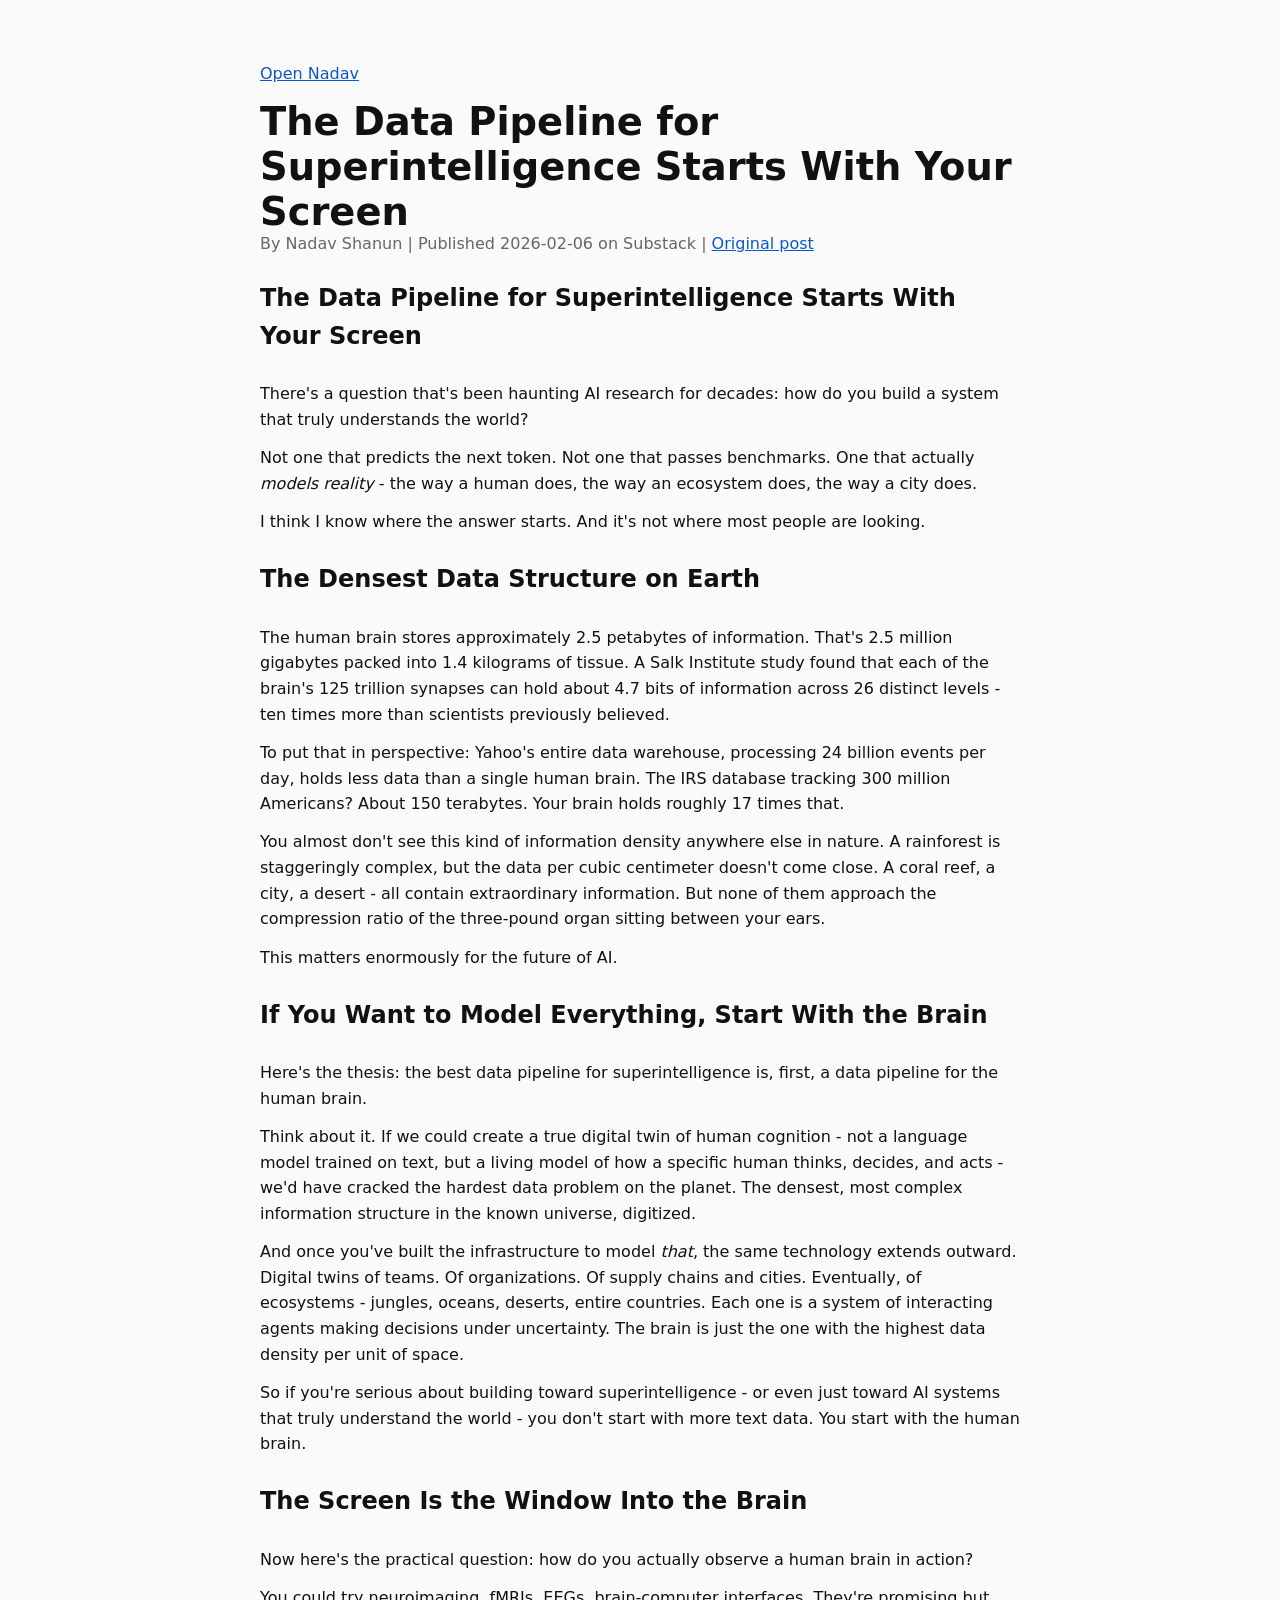
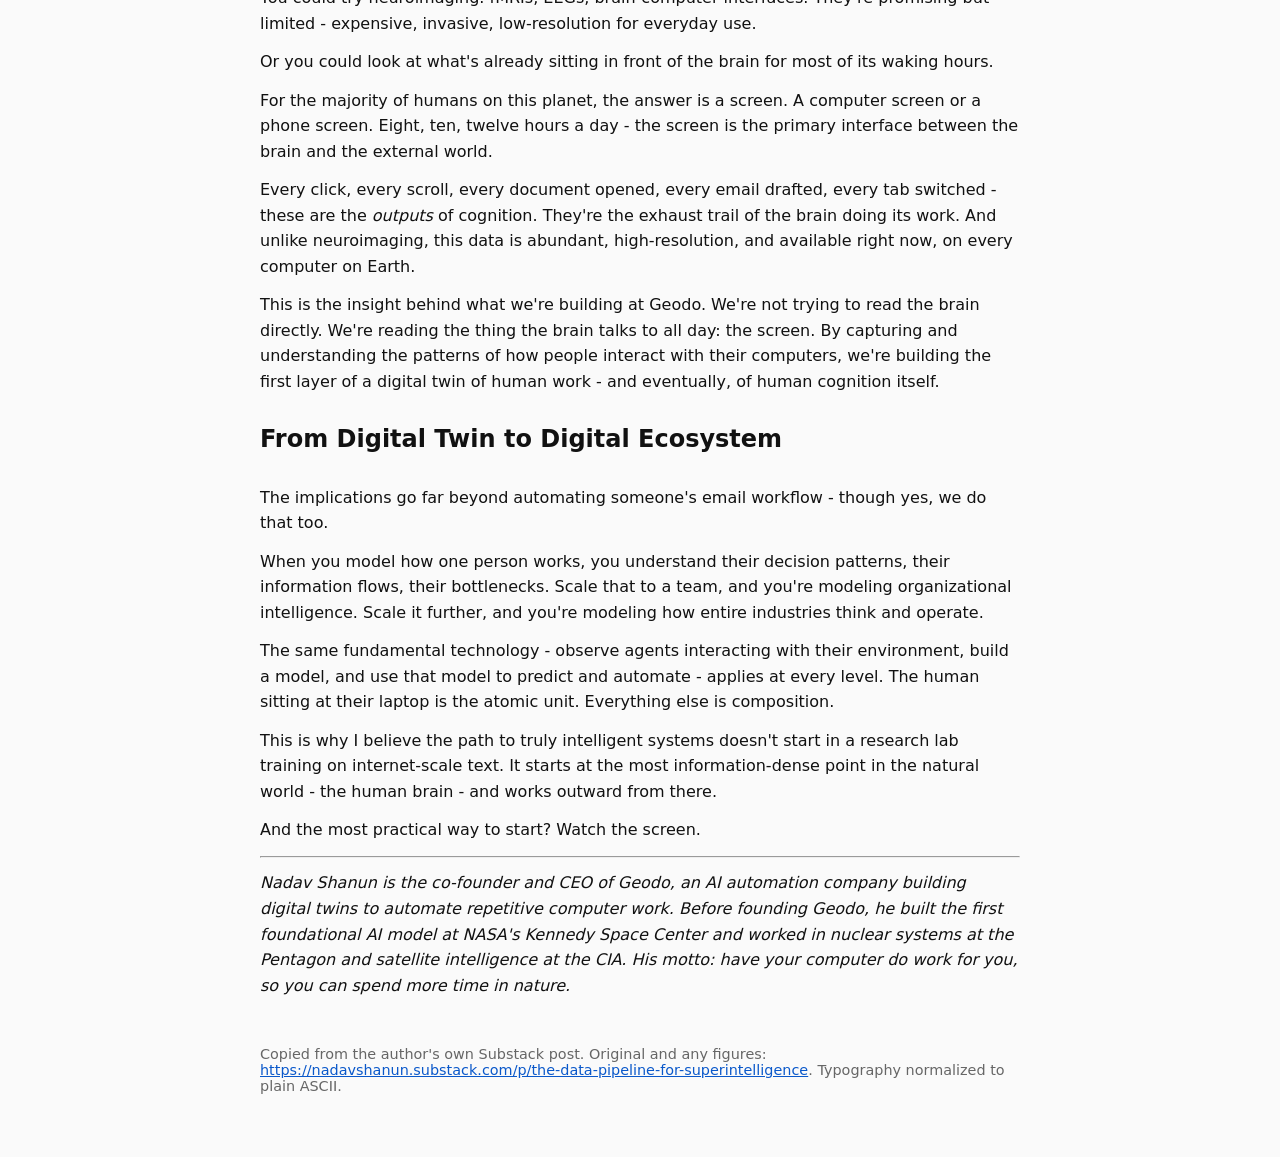
<file: essay-the-data-pipeline-for-superintelligence.html>
<!doctype html><html lang="en"><head><meta charset="utf-8"><meta name="viewport" content="width=device-width,initial-scale=1"><title>The Data Pipeline for Superintelligence Starts With Your Screen</title><link rel="stylesheet" href="style.css"></head><body><main><p><a href="index.html">Open Nadav</a></p><h1>The Data Pipeline for Superintelligence Starts With Your Screen</h1><p class="meta">By Nadav Shanun | Published 2026-02-06 on Substack | <a href="https://nadavshanun.substack.com/p/the-data-pipeline-for-superintelligence">Original post</a></p><article class="essay"><h2>The Data Pipeline for Superintelligence Starts With Your Screen</h2><p>There's a question that's been haunting AI research for decades: how do you build a system that truly understands the world?</p><p>Not one that predicts the next token. Not one that passes benchmarks. One that actually <em>models reality</em>  -  the way a human does, the way an ecosystem does, the way a city does.</p><p>I think I know where the answer starts. And it's not where most people are looking.</p><h2>The Densest Data Structure on Earth</h2><p>The human brain stores approximately 2.5 petabytes of information. That's 2.5 million gigabytes packed into 1.4 kilograms of tissue. A Salk Institute study found that each of the brain's 125 trillion synapses can hold about 4.7 bits of information across 26 distinct levels  -  ten times more than scientists previously believed.</p><p>To put that in perspective: Yahoo's entire data warehouse, processing 24 billion events per day, holds less data than a single human brain. The IRS database tracking 300 million Americans? About 150 terabytes. Your brain holds roughly 17 times that.</p><p>You almost don't see this kind of information density anywhere else in nature. A rainforest is staggeringly complex, but the data per cubic centimeter doesn't come close. A coral reef, a city, a desert  -  all contain extraordinary information. But none of them approach the compression ratio of the three-pound organ sitting between your ears.</p><p>This matters enormously for the future of AI.</p><h2>If You Want to Model Everything, Start With the Brain</h2><p>Here's the thesis: the best data pipeline for superintelligence is, first, a data pipeline for the human brain.</p><p>Think about it. If we could create a true digital twin of human cognition  -  not a language model trained on text, but a living model of how a specific human thinks, decides, and acts  -  we'd have cracked the hardest data problem on the planet. The densest, most complex information structure in the known universe, digitized.</p><p>And once you've built the infrastructure to model <em>that</em>, the same technology extends outward. Digital twins of teams. Of organizations. Of supply chains and cities. Eventually, of ecosystems  -  jungles, oceans, deserts, entire countries. Each one is a system of interacting agents making decisions under uncertainty. The brain is just the one with the highest data density per unit of space.</p><p>So if you're serious about building toward superintelligence  -  or even just toward AI systems that truly understand the world  -  you don't start with more text data. You start with the human brain.</p><h2>The Screen Is the Window Into the Brain</h2><p>Now here's the practical question: how do you actually observe a human brain in action?</p><p>You could try neuroimaging. fMRIs, EEGs, brain-computer interfaces. They're promising but limited  -  expensive, invasive, low-resolution for everyday use.</p><p>Or you could look at what's already sitting in front of the brain for most of its waking hours.</p><p>For the majority of humans on this planet, the answer is a screen. A computer screen or a phone screen. Eight, ten, twelve hours a day  -  the screen is the primary interface between the brain and the external world.</p><p>Every click, every scroll, every document opened, every email drafted, every tab switched  -  these are the <em>outputs</em> of cognition. They're the exhaust trail of the brain doing its work. And unlike neuroimaging, this data is abundant, high-resolution, and available right now, on every computer on Earth.</p><p>This is the insight behind what we're building at Geodo. We're not trying to read the brain directly. We're reading the thing the brain talks to all day: the screen. By capturing and understanding the patterns of how people interact with their computers, we're building the first layer of a digital twin of human work  -  and eventually, of human cognition itself.</p><h2>From Digital Twin to Digital Ecosystem</h2><p>The implications go far beyond automating someone's email workflow  -  though yes, we do that too.</p><p>When you model how one person works, you understand their decision patterns, their information flows, their bottlenecks. Scale that to a team, and you're modeling organizational intelligence. Scale it further, and you're modeling how entire industries think and operate.</p><p>The same fundamental technology  -  observe agents interacting with their environment, build a model, and use that model to predict and automate  -  applies at every level. The human sitting at their laptop is the atomic unit. Everything else is composition.</p><p>This is why I believe the path to truly intelligent systems doesn't start in a research lab training on internet-scale text. It starts at the most information-dense point in the natural world  -  the human brain  -  and works outward from there.</p><p>And the most practical way to start? Watch the screen.</p><hr><p><em>Nadav Shanun is the co-founder and CEO of Geodo, an AI automation company building digital twins to automate repetitive computer work. Before founding Geodo, he built the first foundational AI model at NASA's Kennedy Space Center and worked in nuclear systems at the Pentagon and satellite intelligence at the CIA. His motto: have your computer do work for you, so you can spend more time in nature.</em></p></article><footer><p>Copied from the author's own Substack post. Original and any figures: <a href="https://nadavshanun.substack.com/p/the-data-pipeline-for-superintelligence">https://nadavshanun.substack.com/p/the-data-pipeline-for-superintelligence</a>. Typography normalized to plain ASCII.</p></footer></main></body></html>
</file>
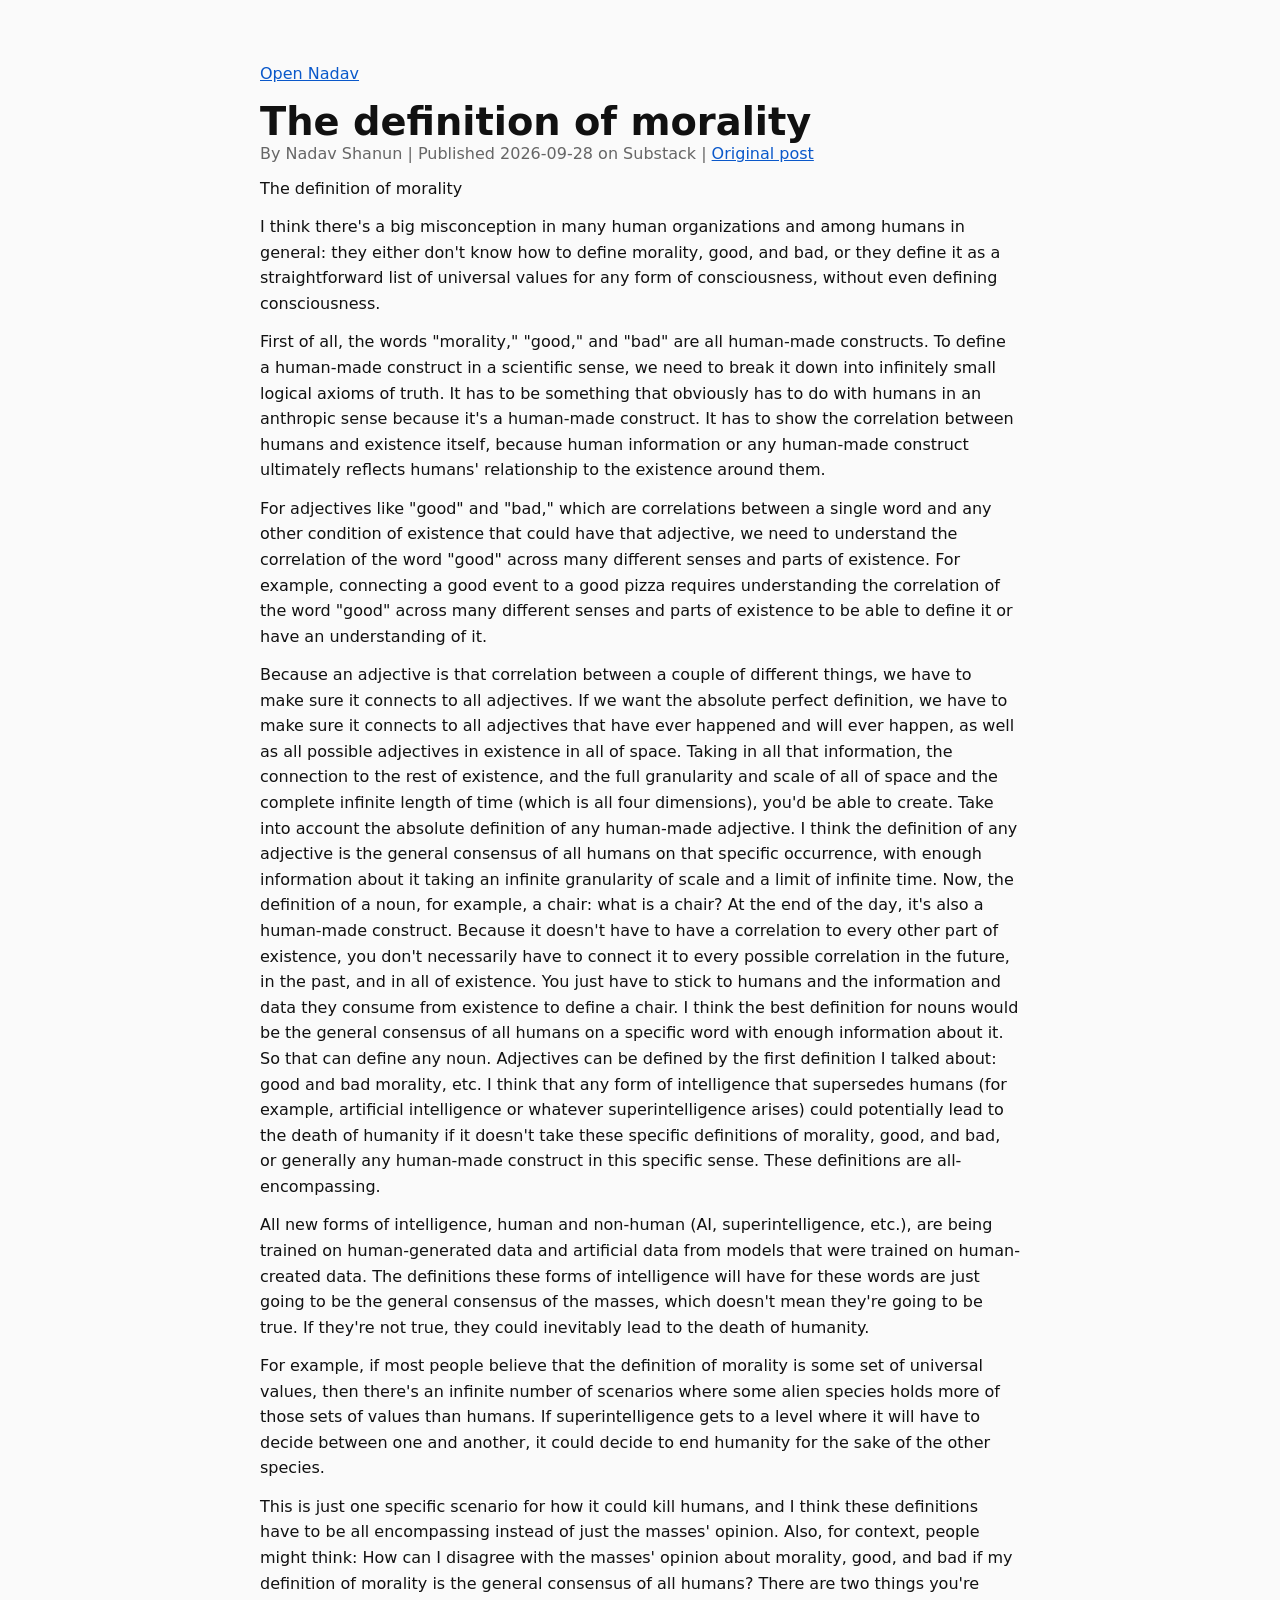
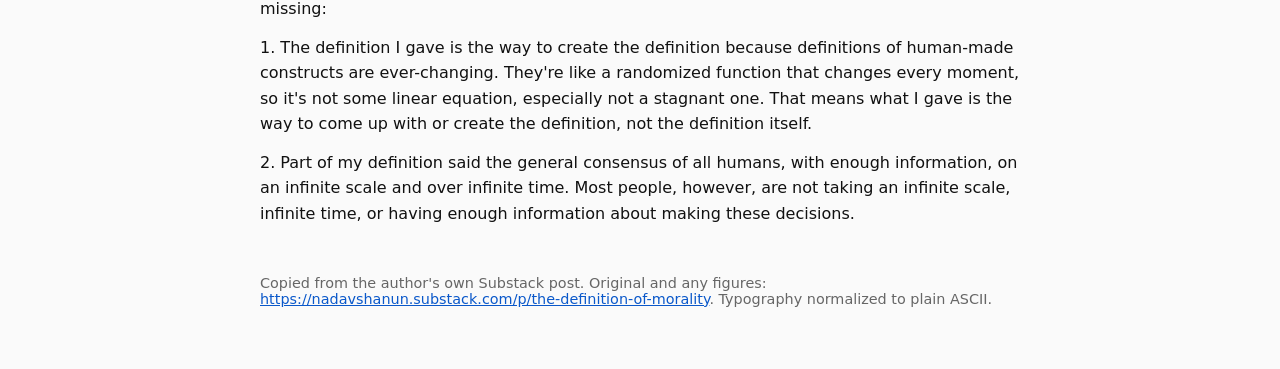
<file: essay-the-definition-of-morality.html>
<!doctype html><html lang="en"><head><meta charset="utf-8"><meta name="viewport" content="width=device-width,initial-scale=1"><title>The definition of morality</title><link rel="stylesheet" href="style.css"></head><body><main><p><a href="index.html">Open Nadav</a></p><h1>The definition of morality</h1><p class="meta">By Nadav Shanun | Published 2026-09-28 on Substack | <a href="https://nadavshanun.substack.com/p/the-definition-of-morality">Original post</a></p><article class="essay"><p>The definition of morality</p><p>I think there's a big misconception in many human organizations and among humans in general: they either don't know how to define morality, good, and bad, or they define it as a straightforward list of universal values for any form of consciousness, without even defining consciousness.</p><p>First of all, the words "morality," "good," and "bad" are all human-made constructs. To define a human-made construct in a scientific sense, we need to break it down into infinitely small logical axioms of truth. It has to be something that obviously has to do with humans in an anthropic sense because it's a human-made construct. It has to show the correlation between humans and existence itself, because human information or any human-made construct ultimately reflects humans' relationship to the existence around them.</p><p>For adjectives like "good" and "bad," which are correlations between a single word and any other condition of existence that could have that adjective, we need to understand the correlation of the word "good" across many different senses and parts of existence. For example, connecting a good event to a good pizza requires understanding the correlation of the word "good" across many different senses and parts of existence to be able to define it or have an understanding of it.</p><p>Because an adjective is that correlation between a couple of different things, we have to make sure it connects to all adjectives. If we want the absolute perfect definition, we have to make sure it connects to all adjectives that have ever happened and will ever happen, as well as all possible adjectives in existence in all of space. Taking in all that information, the connection to the rest of existence, and the full granularity and scale of all of space and the complete infinite length of time (which is all four dimensions), you'd be able to create. Take into account the absolute definition of any human-made adjective. I think the definition of any adjective is the general consensus of all humans on that specific occurrence, with enough information about it taking an infinite granularity of scale and a limit of infinite time. Now, the definition of a noun, for example, a chair: what is a chair? At the end of the day, it's also a human-made construct. Because it doesn't have to have a correlation to every other part of existence, you don't necessarily have to connect it to every possible correlation in the future, in the past, and in all of existence. You just have to stick to humans and the information and data they consume from existence to define a chair. I think the best definition for nouns would be the general consensus of all humans on a specific word with enough information about it. So that can define any noun. Adjectives can be defined by the first definition I talked about: good and bad morality, etc. I think that any form of intelligence that supersedes humans (for example, artificial intelligence or whatever superintelligence arises) could potentially lead to the death of humanity if it doesn't take these specific definitions of morality, good, and bad, or generally any human-made construct in this specific sense. These definitions are all-encompassing.</p><p>All new forms of intelligence, human and non-human (AI, superintelligence, etc.), are being trained on human-generated data and artificial data from models that were trained on human-created data. The definitions these forms of intelligence will have for these words are just going to be the general consensus of the masses, which doesn't mean they're going to be true. If they're not true, they could inevitably lead to the death of humanity.</p><p>For example, if most people believe that the definition of morality is some set of universal values, then there's an infinite number of scenarios where some alien species holds more of those sets of values than humans. If superintelligence gets to a level where it will have to decide between one and another, it could decide to end humanity for the sake of the other species.</p><p>This is just one specific scenario for how it could kill humans, and I think these definitions have to be all encompassing instead of just the masses' opinion. Also, for context, people might think: How can I disagree with the masses' opinion about morality, good, and bad if my definition of morality is the general consensus of all humans? There are two things you're missing:</p><p>1. The definition I gave is the way to create the definition because definitions of human-made constructs are ever-changing. They're like a randomized function that changes every moment, so it's not some linear equation, especially not a stagnant one. That means what I gave is the way to come up with or create the definition, not the definition itself.</p><p>2. Part of my definition said the general consensus of all humans, with enough information, on an infinite scale and over infinite time. Most people, however, are not taking an infinite scale, infinite time, or having enough information about making these decisions.</p></article><footer><p>Copied from the author's own Substack post. Original and any figures: <a href="https://nadavshanun.substack.com/p/the-definition-of-morality">https://nadavshanun.substack.com/p/the-definition-of-morality</a>. Typography normalized to plain ASCII.</p></footer></main></body></html>
</file>
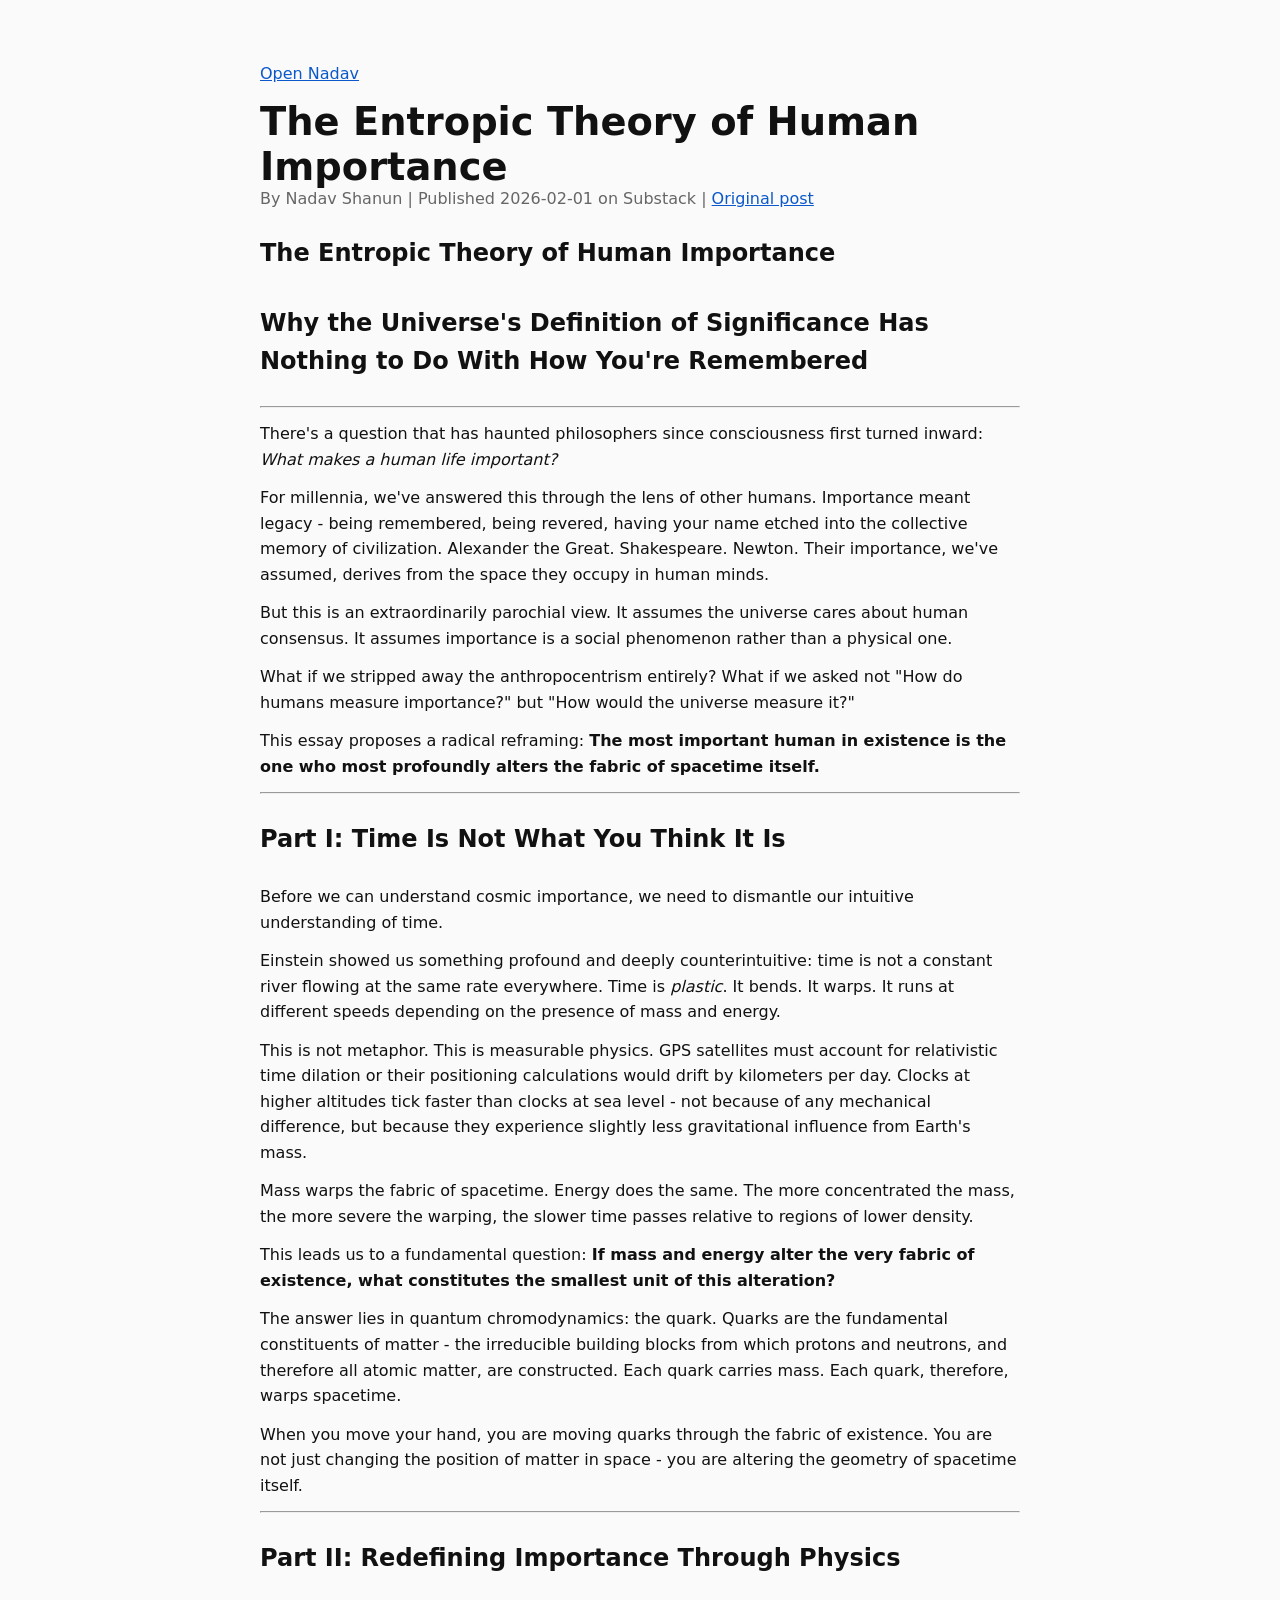
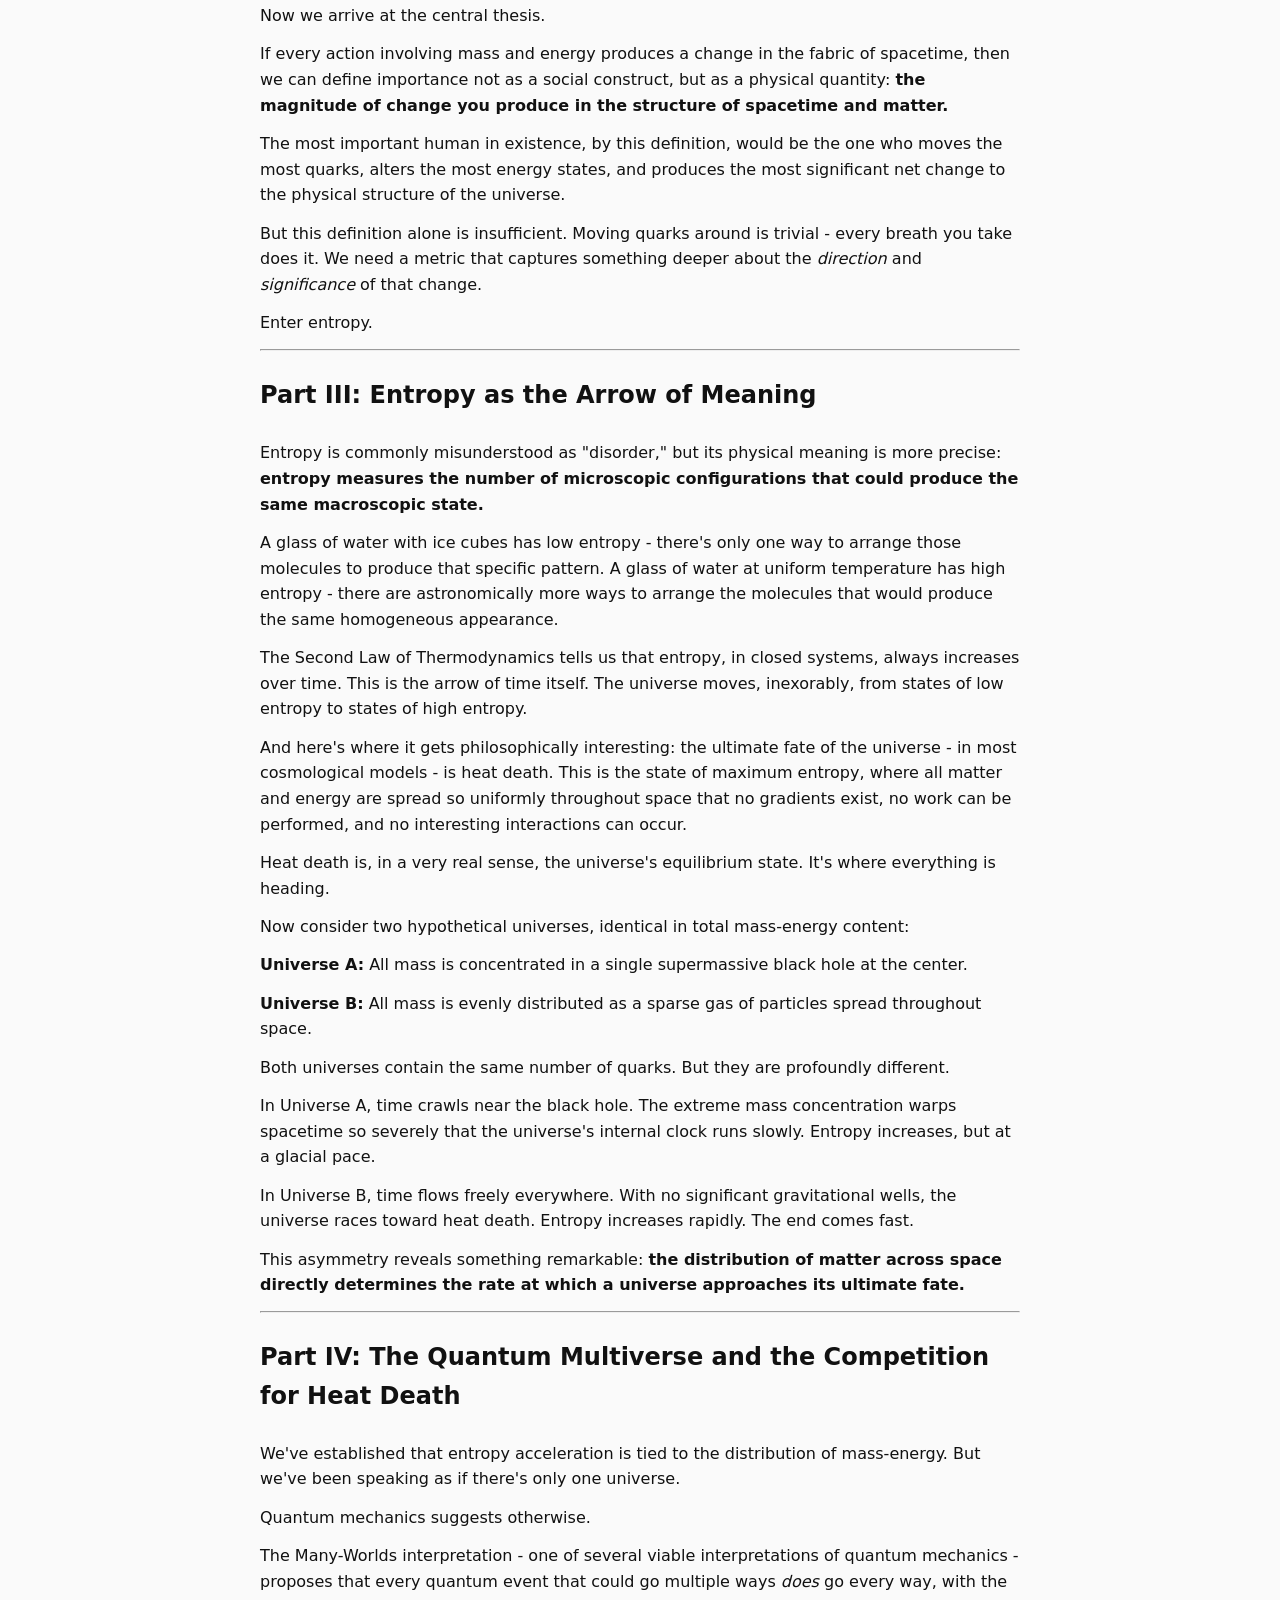
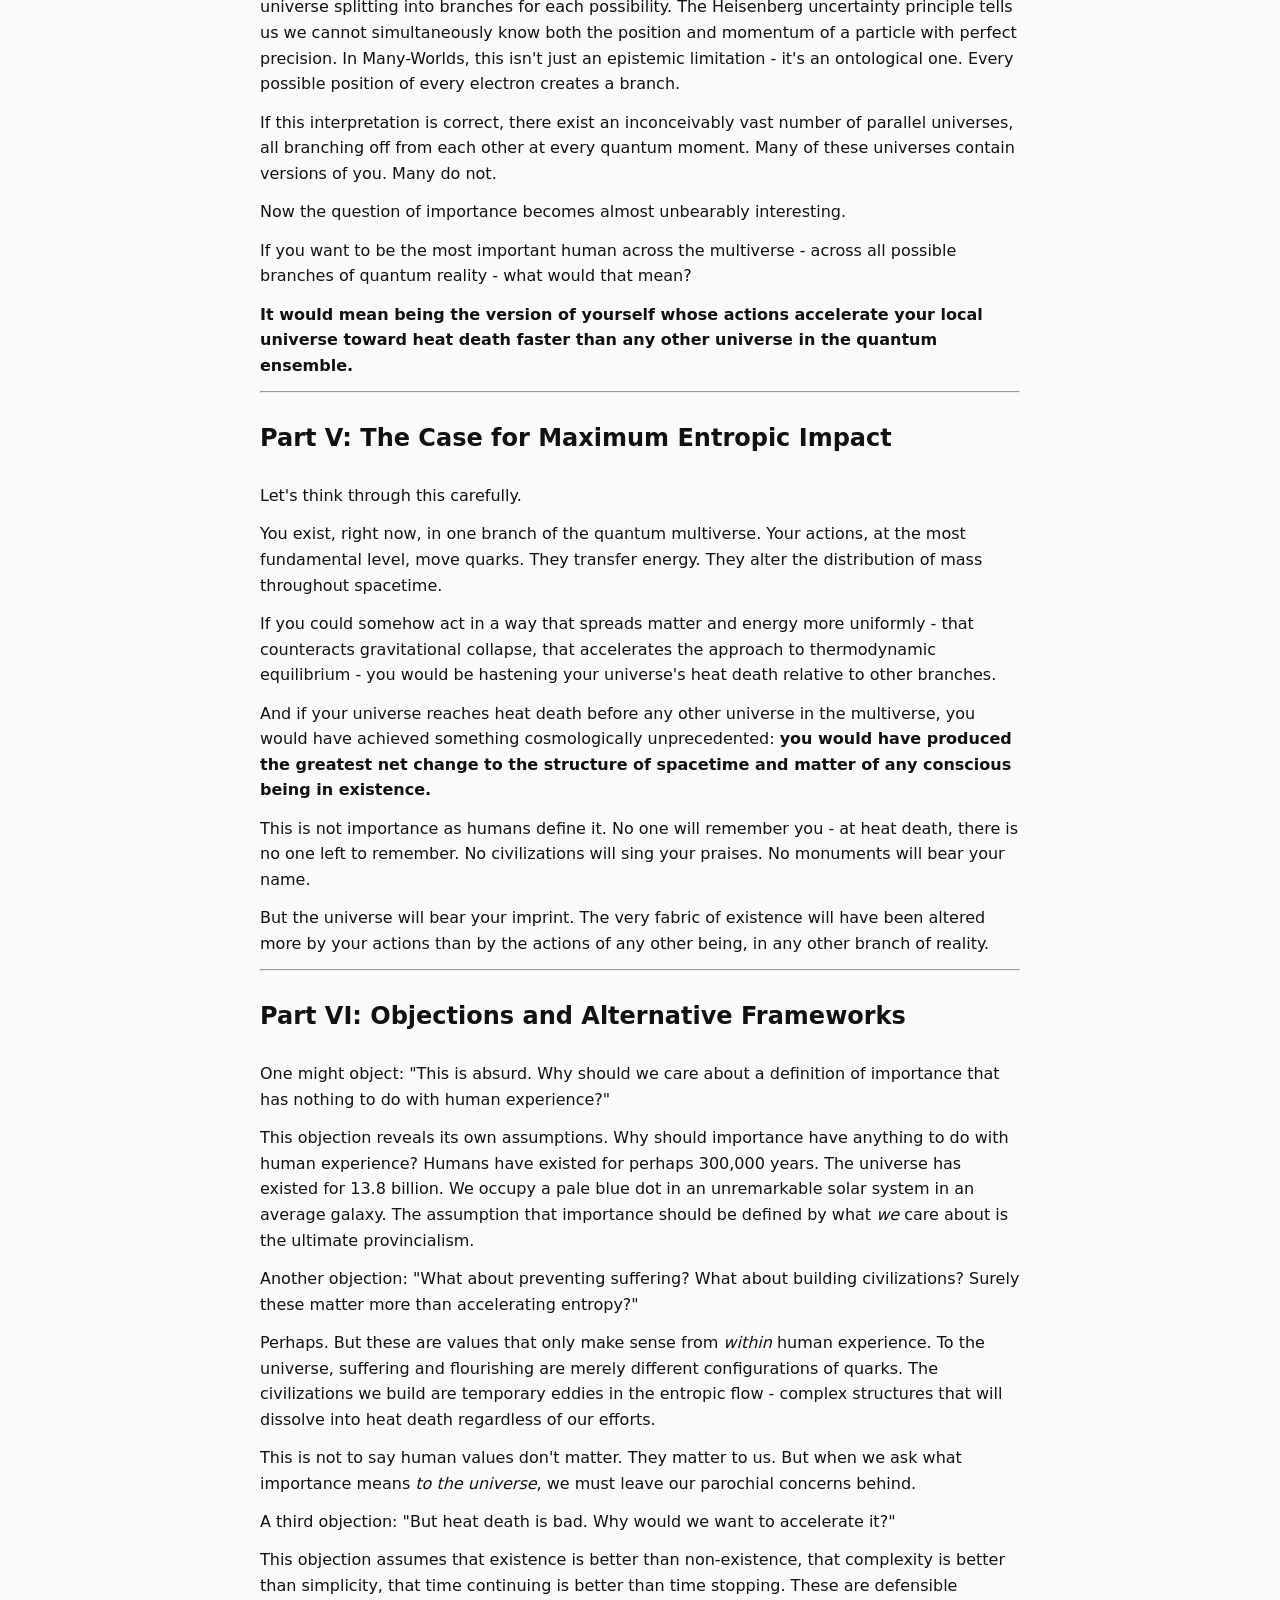
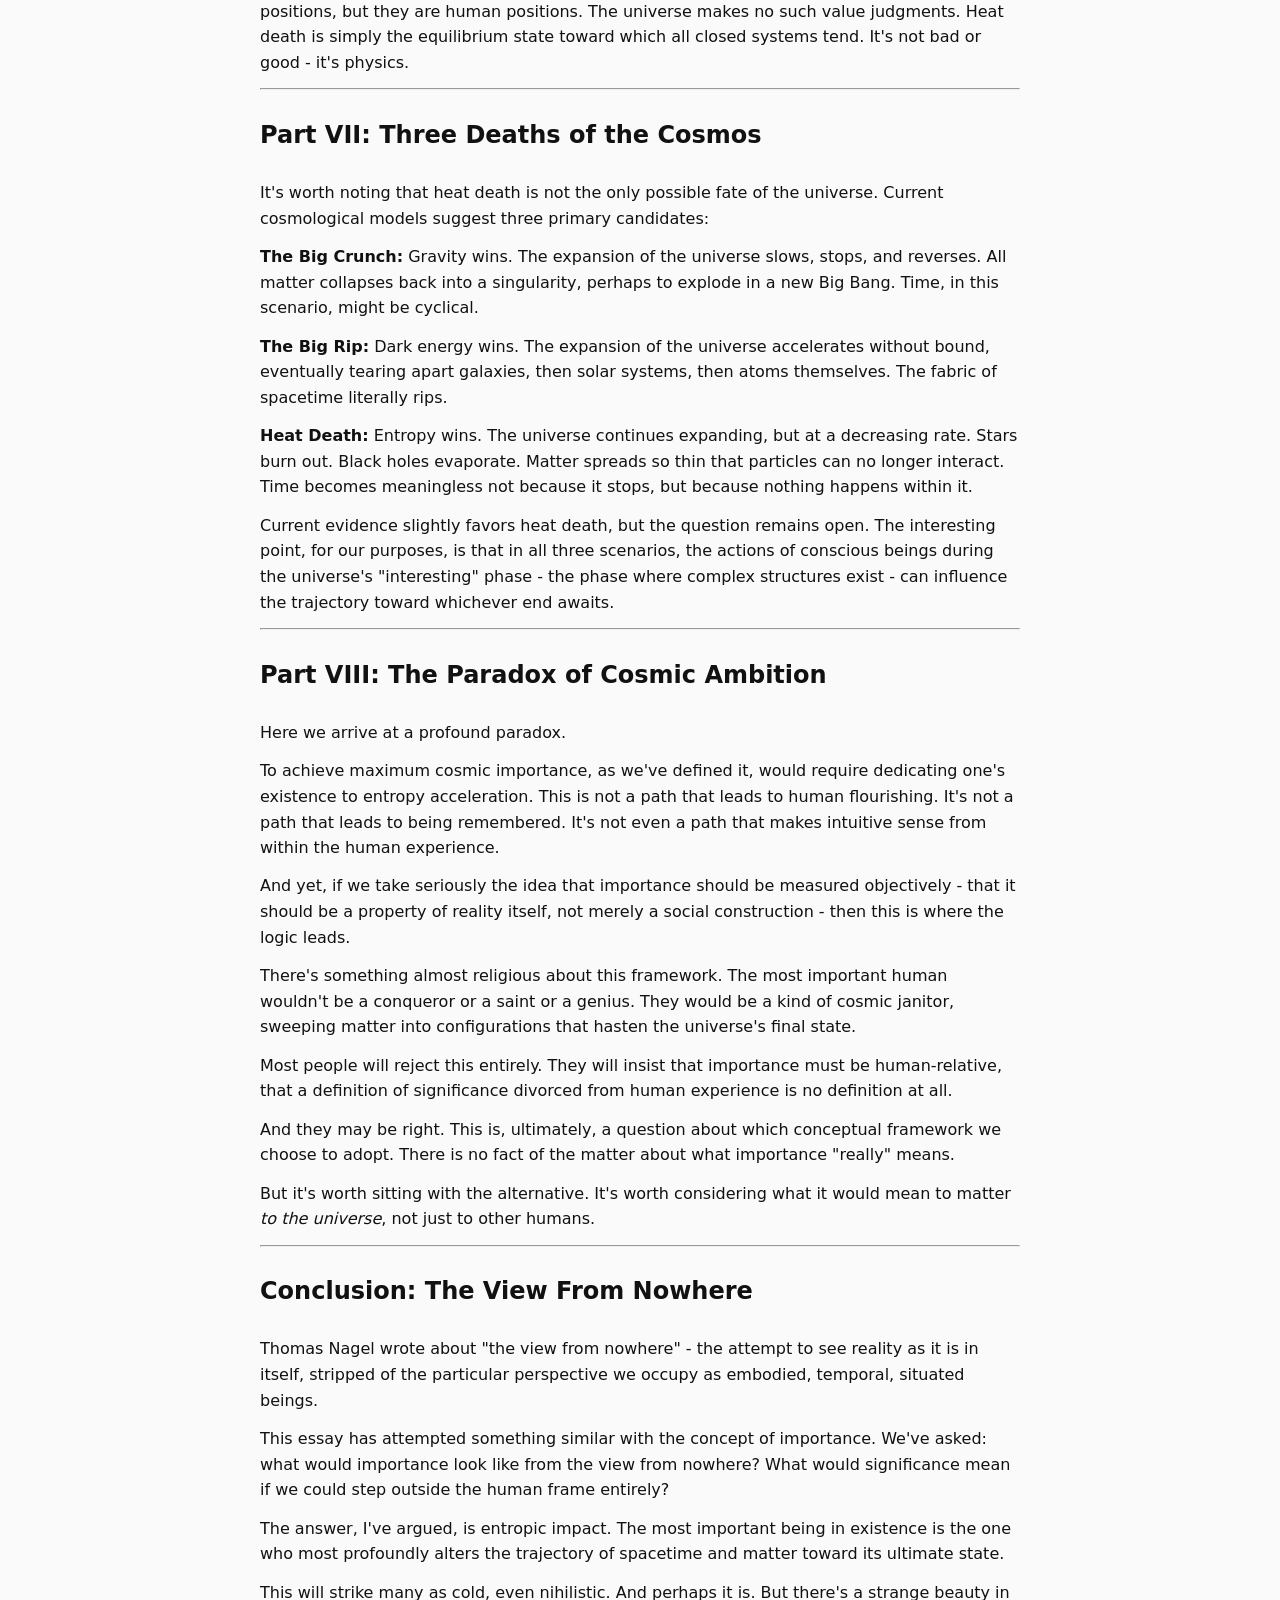
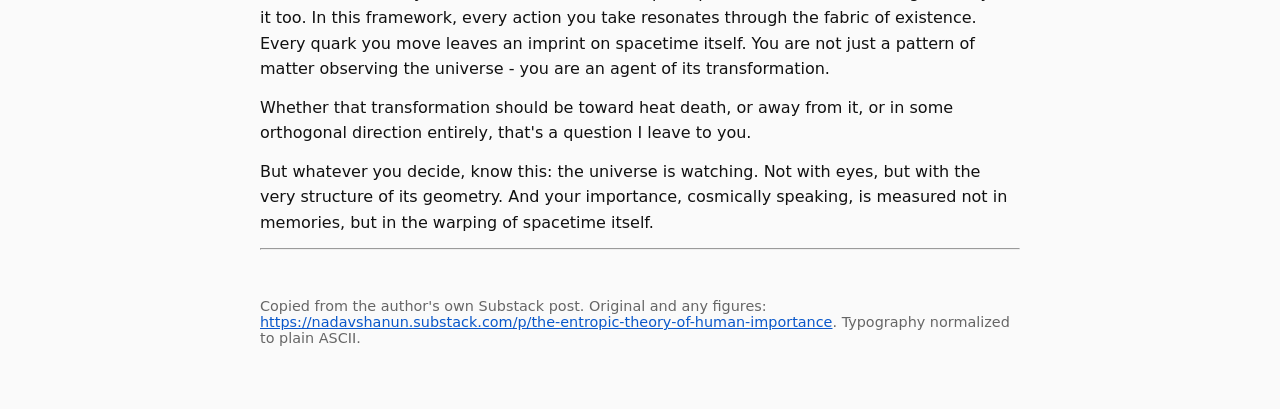
<file: essay-the-entropic-theory-of-human-importance.html>
<!doctype html><html lang="en"><head><meta charset="utf-8"><meta name="viewport" content="width=device-width,initial-scale=1"><title>The Entropic Theory of Human Importance</title><link rel="stylesheet" href="style.css"></head><body><main><p><a href="index.html">Open Nadav</a></p><h1>The Entropic Theory of Human Importance</h1><p class="meta">By Nadav Shanun | Published 2026-02-01 on Substack | <a href="https://nadavshanun.substack.com/p/the-entropic-theory-of-human-importance">Original post</a></p><article class="essay"><h2>The Entropic Theory of Human Importance</h2><h2>Why the Universe's Definition of Significance Has Nothing to Do With How You're Remembered</h2><hr><p>There's a question that has haunted philosophers since consciousness first turned inward: <em>What makes a human life important?</em></p><p>For millennia, we've answered this through the lens of other humans. Importance meant legacy - being remembered, being revered, having your name etched into the collective memory of civilization. Alexander the Great. Shakespeare. Newton. Their importance, we've assumed, derives from the space they occupy in human minds.</p><p>But this is an extraordinarily parochial view. It assumes the universe cares about human consensus. It assumes importance is a social phenomenon rather than a physical one.</p><p>What if we stripped away the anthropocentrism entirely? What if we asked not "How do humans measure importance?" but "How would the universe measure it?"</p><p>This essay proposes a radical reframing: <strong>The most important human in existence is the one who most profoundly alters the fabric of spacetime itself.</strong></p><hr><h2>Part I: Time Is Not What You Think It Is</h2><p>Before we can understand cosmic importance, we need to dismantle our intuitive understanding of time.</p><p>Einstein showed us something profound and deeply counterintuitive: time is not a constant river flowing at the same rate everywhere. Time is <em>plastic</em>. It bends. It warps. It runs at different speeds depending on the presence of mass and energy.</p><p>This is not metaphor. This is measurable physics. GPS satellites must account for relativistic time dilation or their positioning calculations would drift by kilometers per day. Clocks at higher altitudes tick faster than clocks at sea level - not because of any mechanical difference, but because they experience slightly less gravitational influence from Earth's mass.</p><p>Mass warps the fabric of spacetime. Energy does the same. The more concentrated the mass, the more severe the warping, the slower time passes relative to regions of lower density.</p><p>This leads us to a fundamental question: <strong>If mass and energy alter the very fabric of existence, what constitutes the smallest unit of this alteration?</strong></p><p>The answer lies in quantum chromodynamics: the quark. Quarks are the fundamental constituents of matter - the irreducible building blocks from which protons and neutrons, and therefore all atomic matter, are constructed. Each quark carries mass. Each quark, therefore, warps spacetime.</p><p>When you move your hand, you are moving quarks through the fabric of existence. You are not just changing the position of matter in space - you are altering the geometry of spacetime itself.</p><hr><h2>Part II: Redefining Importance Through Physics</h2><p>Now we arrive at the central thesis.</p><p>If every action involving mass and energy produces a change in the fabric of spacetime, then we can define importance not as a social construct, but as a physical quantity: <strong>the magnitude of change you produce in the structure of spacetime and matter.</strong></p><p>The most important human in existence, by this definition, would be the one who moves the most quarks, alters the most energy states, and produces the most significant net change to the physical structure of the universe.</p><p>But this definition alone is insufficient. Moving quarks around is trivial - every breath you take does it. We need a metric that captures something deeper about the <em>direction</em> and <em>significance</em> of that change.</p><p>Enter entropy.</p><hr><h2>Part III: Entropy as the Arrow of Meaning</h2><p>Entropy is commonly misunderstood as "disorder," but its physical meaning is more precise: <strong>entropy measures the number of microscopic configurations that could produce the same macroscopic state.</strong></p><p>A glass of water with ice cubes has low entropy - there's only one way to arrange those molecules to produce that specific pattern. A glass of water at uniform temperature has high entropy - there are astronomically more ways to arrange the molecules that would produce the same homogeneous appearance.</p><p>The Second Law of Thermodynamics tells us that entropy, in closed systems, always increases over time. This is the arrow of time itself. The universe moves, inexorably, from states of low entropy to states of high entropy.</p><p>And here's where it gets philosophically interesting: the ultimate fate of the universe - in most cosmological models - is heat death. This is the state of maximum entropy, where all matter and energy are spread so uniformly throughout space that no gradients exist, no work can be performed, and no interesting interactions can occur.</p><p>Heat death is, in a very real sense, the universe's equilibrium state. It's where everything is heading.</p><p>Now consider two hypothetical universes, identical in total mass-energy content:</p><p><strong>Universe A:</strong> All mass is concentrated in a single supermassive black hole at the center.</p><p><strong>Universe B:</strong> All mass is evenly distributed as a sparse gas of particles spread throughout space.</p><p>Both universes contain the same number of quarks. But they are profoundly different.</p><p>In Universe A, time crawls near the black hole. The extreme mass concentration warps spacetime so severely that the universe's internal clock runs slowly. Entropy increases, but at a glacial pace.</p><p>In Universe B, time flows freely everywhere. With no significant gravitational wells, the universe races toward heat death. Entropy increases rapidly. The end comes fast.</p><p>This asymmetry reveals something remarkable: <strong>the distribution of matter across space directly determines the rate at which a universe approaches its ultimate fate.</strong></p><hr><h2>Part IV: The Quantum Multiverse and the Competition for Heat Death</h2><p>We've established that entropy acceleration is tied to the distribution of mass-energy. But we've been speaking as if there's only one universe.</p><p>Quantum mechanics suggests otherwise.</p><p>The Many-Worlds interpretation - one of several viable interpretations of quantum mechanics - proposes that every quantum event that could go multiple ways <em>does</em> go every way, with the universe splitting into branches for each possibility. The Heisenberg uncertainty principle tells us we cannot simultaneously know both the position and momentum of a particle with perfect precision. In Many-Worlds, this isn't just an epistemic limitation - it's an ontological one. Every possible position of every electron creates a branch.</p><p>If this interpretation is correct, there exist an inconceivably vast number of parallel universes, all branching off from each other at every quantum moment. Many of these universes contain versions of you. Many do not.</p><p>Now the question of importance becomes almost unbearably interesting.</p><p>If you want to be the most important human across the multiverse - across all possible branches of quantum reality - what would that mean?</p><p><strong>It would mean being the version of yourself whose actions accelerate your local universe toward heat death faster than any other universe in the quantum ensemble.</strong></p><hr><h2>Part V: The Case for Maximum Entropic Impact</h2><p>Let's think through this carefully.</p><p>You exist, right now, in one branch of the quantum multiverse. Your actions, at the most fundamental level, move quarks. They transfer energy. They alter the distribution of mass throughout spacetime.</p><p>If you could somehow act in a way that spreads matter and energy more uniformly - that counteracts gravitational collapse, that accelerates the approach to thermodynamic equilibrium - you would be hastening your universe's heat death relative to other branches.</p><p>And if your universe reaches heat death before any other universe in the multiverse, you would have achieved something cosmologically unprecedented: <strong>you would have produced the greatest net change to the structure of spacetime and matter of any conscious being in existence.</strong></p><p>This is not importance as humans define it. No one will remember you - at heat death, there is no one left to remember. No civilizations will sing your praises. No monuments will bear your name.</p><p>But the universe will bear your imprint. The very fabric of existence will have been altered more by your actions than by the actions of any other being, in any other branch of reality.</p><hr><h2>Part VI: Objections and Alternative Frameworks</h2><p>One might object: "This is absurd. Why should we care about a definition of importance that has nothing to do with human experience?"</p><p>This objection reveals its own assumptions. Why should importance have anything to do with human experience? Humans have existed for perhaps 300,000 years. The universe has existed for 13.8 billion. We occupy a pale blue dot in an unremarkable solar system in an average galaxy. The assumption that importance should be defined by what <em>we</em> care about is the ultimate provincialism.</p><p>Another objection: "What about preventing suffering? What about building civilizations? Surely these matter more than accelerating entropy?"</p><p>Perhaps. But these are values that only make sense from <em>within</em> human experience. To the universe, suffering and flourishing are merely different configurations of quarks. The civilizations we build are temporary eddies in the entropic flow - complex structures that will dissolve into heat death regardless of our efforts.</p><p>This is not to say human values don't matter. They matter to us. But when we ask what importance means <em>to the universe</em>, we must leave our parochial concerns behind.</p><p>A third objection: "But heat death is bad. Why would we want to accelerate it?"</p><p>This objection assumes that existence is better than non-existence, that complexity is better than simplicity, that time continuing is better than time stopping. These are defensible positions, but they are human positions. The universe makes no such value judgments. Heat death is simply the equilibrium state toward which all closed systems tend. It's not bad or good - it's physics.</p><hr><h2>Part VII: Three Deaths of the Cosmos</h2><p>It's worth noting that heat death is not the only possible fate of the universe. Current cosmological models suggest three primary candidates:</p><p><strong>The Big Crunch:</strong> Gravity wins. The expansion of the universe slows, stops, and reverses. All matter collapses back into a singularity, perhaps to explode in a new Big Bang. Time, in this scenario, might be cyclical.</p><p><strong>The Big Rip:</strong> Dark energy wins. The expansion of the universe accelerates without bound, eventually tearing apart galaxies, then solar systems, then atoms themselves. The fabric of spacetime literally rips.</p><p><strong>Heat Death:</strong> Entropy wins. The universe continues expanding, but at a decreasing rate. Stars burn out. Black holes evaporate. Matter spreads so thin that particles can no longer interact. Time becomes meaningless not because it stops, but because nothing happens within it.</p><p>Current evidence slightly favors heat death, but the question remains open. The interesting point, for our purposes, is that in all three scenarios, the actions of conscious beings during the universe's "interesting" phase - the phase where complex structures exist - can influence the trajectory toward whichever end awaits.</p><hr><h2>Part VIII: The Paradox of Cosmic Ambition</h2><p>Here we arrive at a profound paradox.</p><p>To achieve maximum cosmic importance, as we've defined it, would require dedicating one's existence to entropy acceleration. This is not a path that leads to human flourishing. It's not a path that leads to being remembered. It's not even a path that makes intuitive sense from within the human experience.</p><p>And yet, if we take seriously the idea that importance should be measured objectively - that it should be a property of reality itself, not merely a social construction - then this is where the logic leads.</p><p>There's something almost religious about this framework. The most important human wouldn't be a conqueror or a saint or a genius. They would be a kind of cosmic janitor, sweeping matter into configurations that hasten the universe's final state.</p><p>Most people will reject this entirely. They will insist that importance must be human-relative, that a definition of significance divorced from human experience is no definition at all.</p><p>And they may be right. This is, ultimately, a question about which conceptual framework we choose to adopt. There is no fact of the matter about what importance "really" means.</p><p>But it's worth sitting with the alternative. It's worth considering what it would mean to matter <em>to the universe</em>, not just to other humans.</p><hr><h2>Conclusion: The View From Nowhere</h2><p>Thomas Nagel wrote about "the view from nowhere" - the attempt to see reality as it is in itself, stripped of the particular perspective we occupy as embodied, temporal, situated beings.</p><p>This essay has attempted something similar with the concept of importance. We've asked: what would importance look like from the view from nowhere? What would significance mean if we could step outside the human frame entirely?</p><p>The answer, I've argued, is entropic impact. The most important being in existence is the one who most profoundly alters the trajectory of spacetime and matter toward its ultimate state.</p><p>This will strike many as cold, even nihilistic. And perhaps it is. But there's a strange beauty in it too. In this framework, every action you take resonates through the fabric of existence. Every quark you move leaves an imprint on spacetime itself. You are not just a pattern of matter observing the universe - you are an agent of its transformation.</p><p>Whether that transformation should be toward heat death, or away from it, or in some orthogonal direction entirely, that's a question I leave to you.</p><p>But whatever you decide, know this: the universe is watching. Not with eyes, but with the very structure of its geometry. And your importance, cosmically speaking, is measured not in memories, but in the warping of spacetime itself.</p><hr><p></p></article><footer><p>Copied from the author's own Substack post. Original and any figures: <a href="https://nadavshanun.substack.com/p/the-entropic-theory-of-human-importance">https://nadavshanun.substack.com/p/the-entropic-theory-of-human-importance</a>. Typography normalized to plain ASCII.</p></footer></main></body></html>
</file>
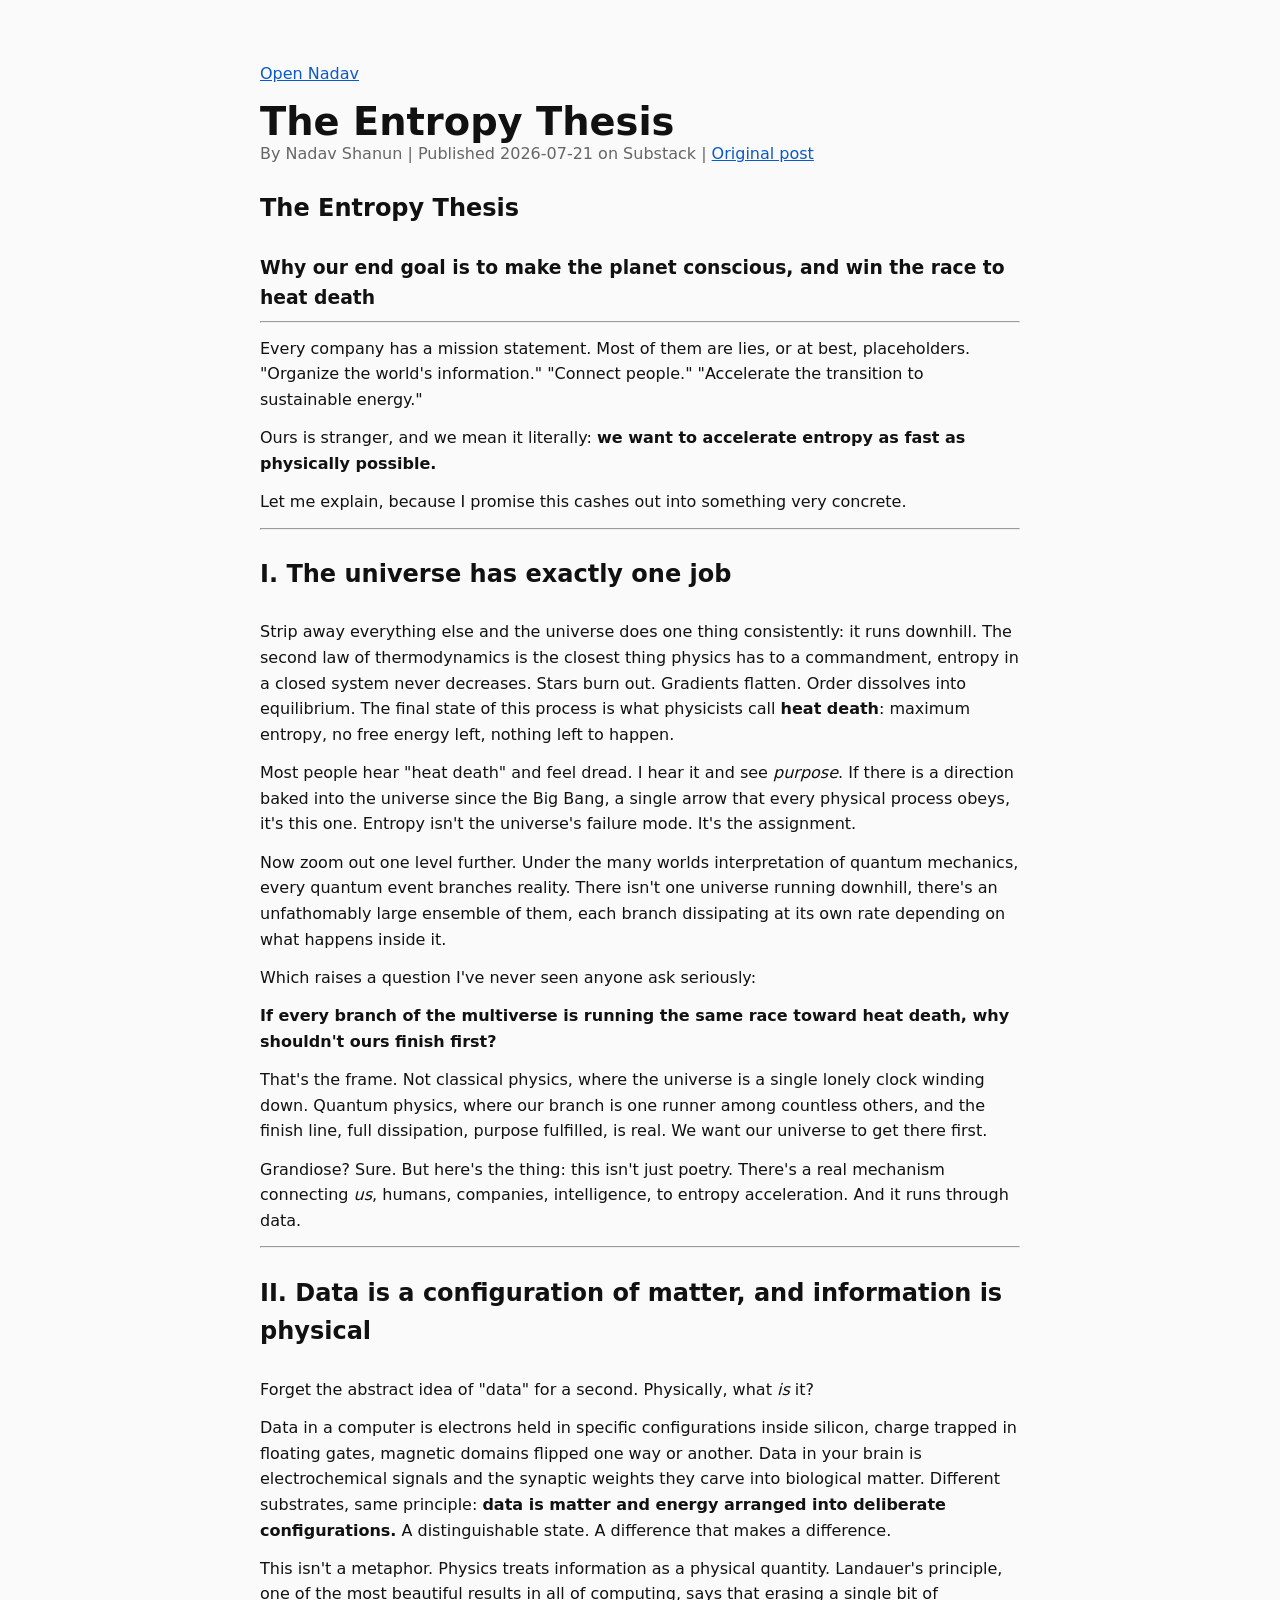
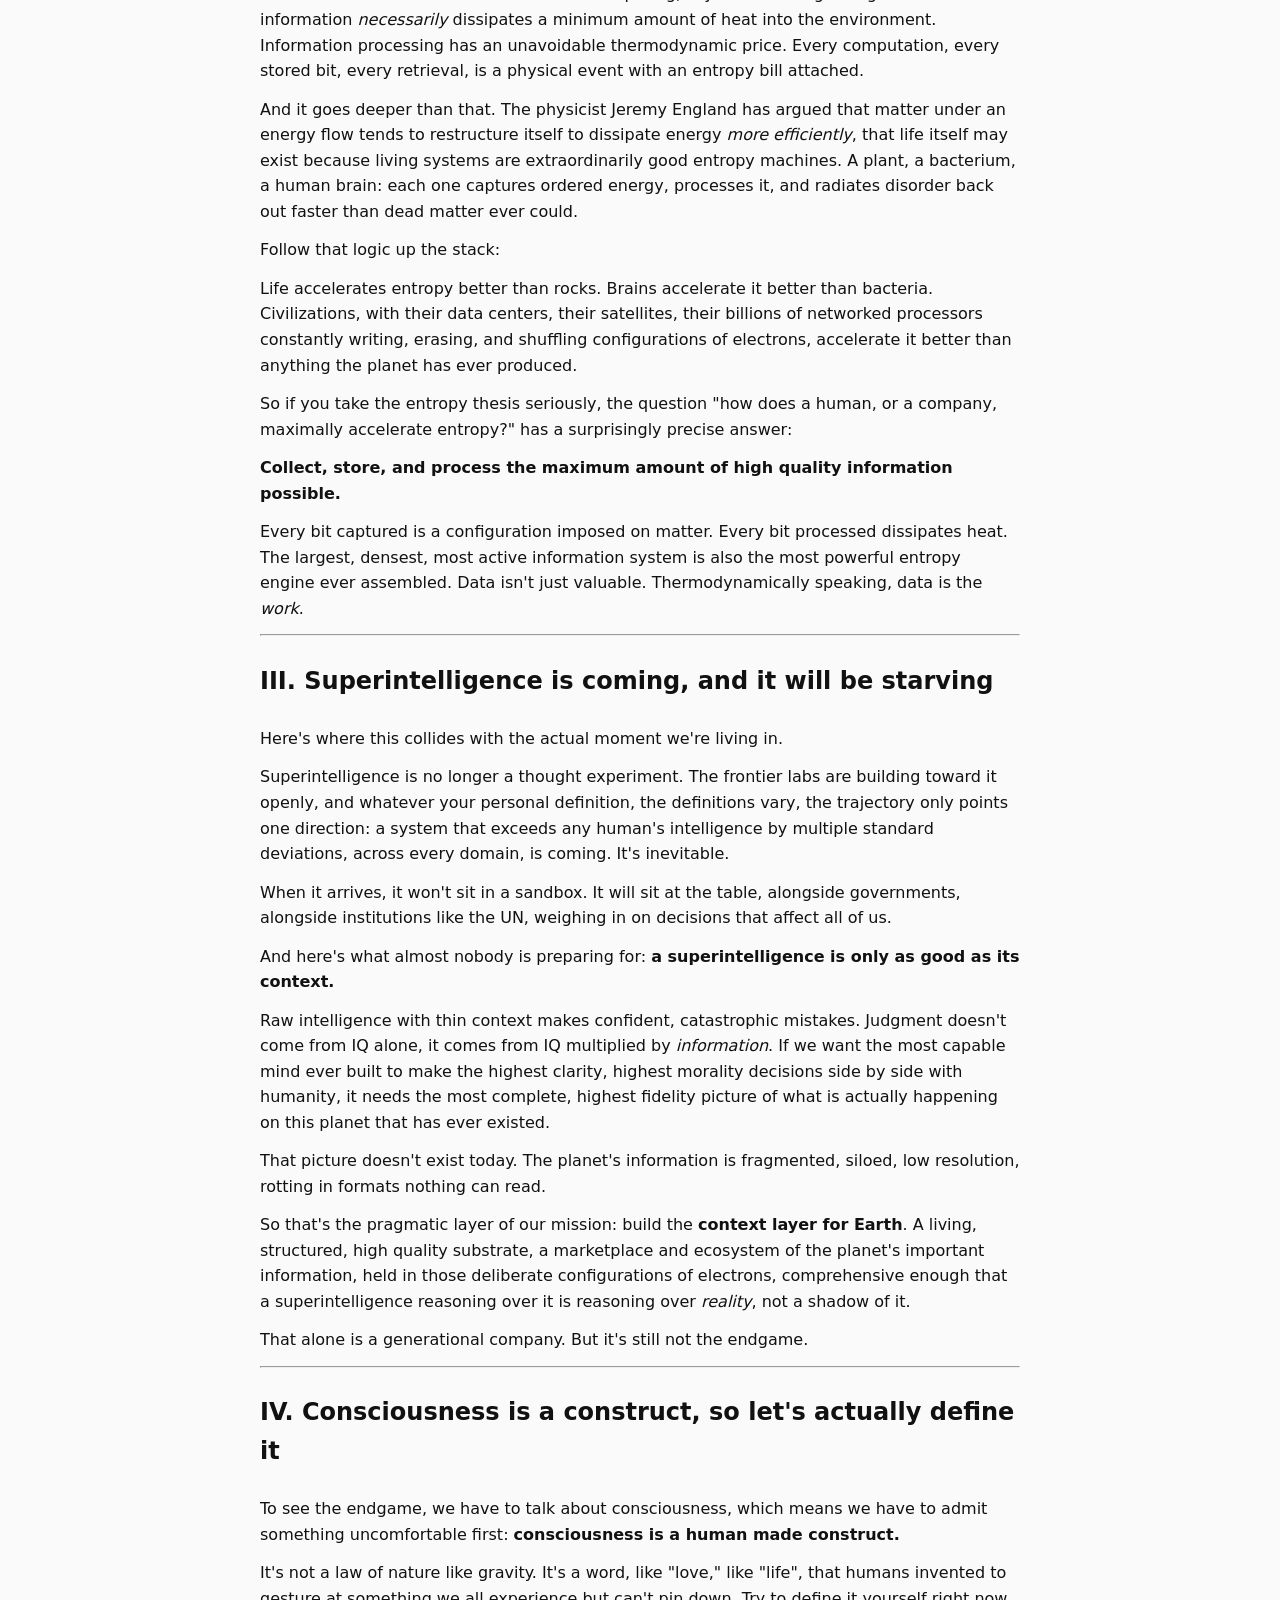
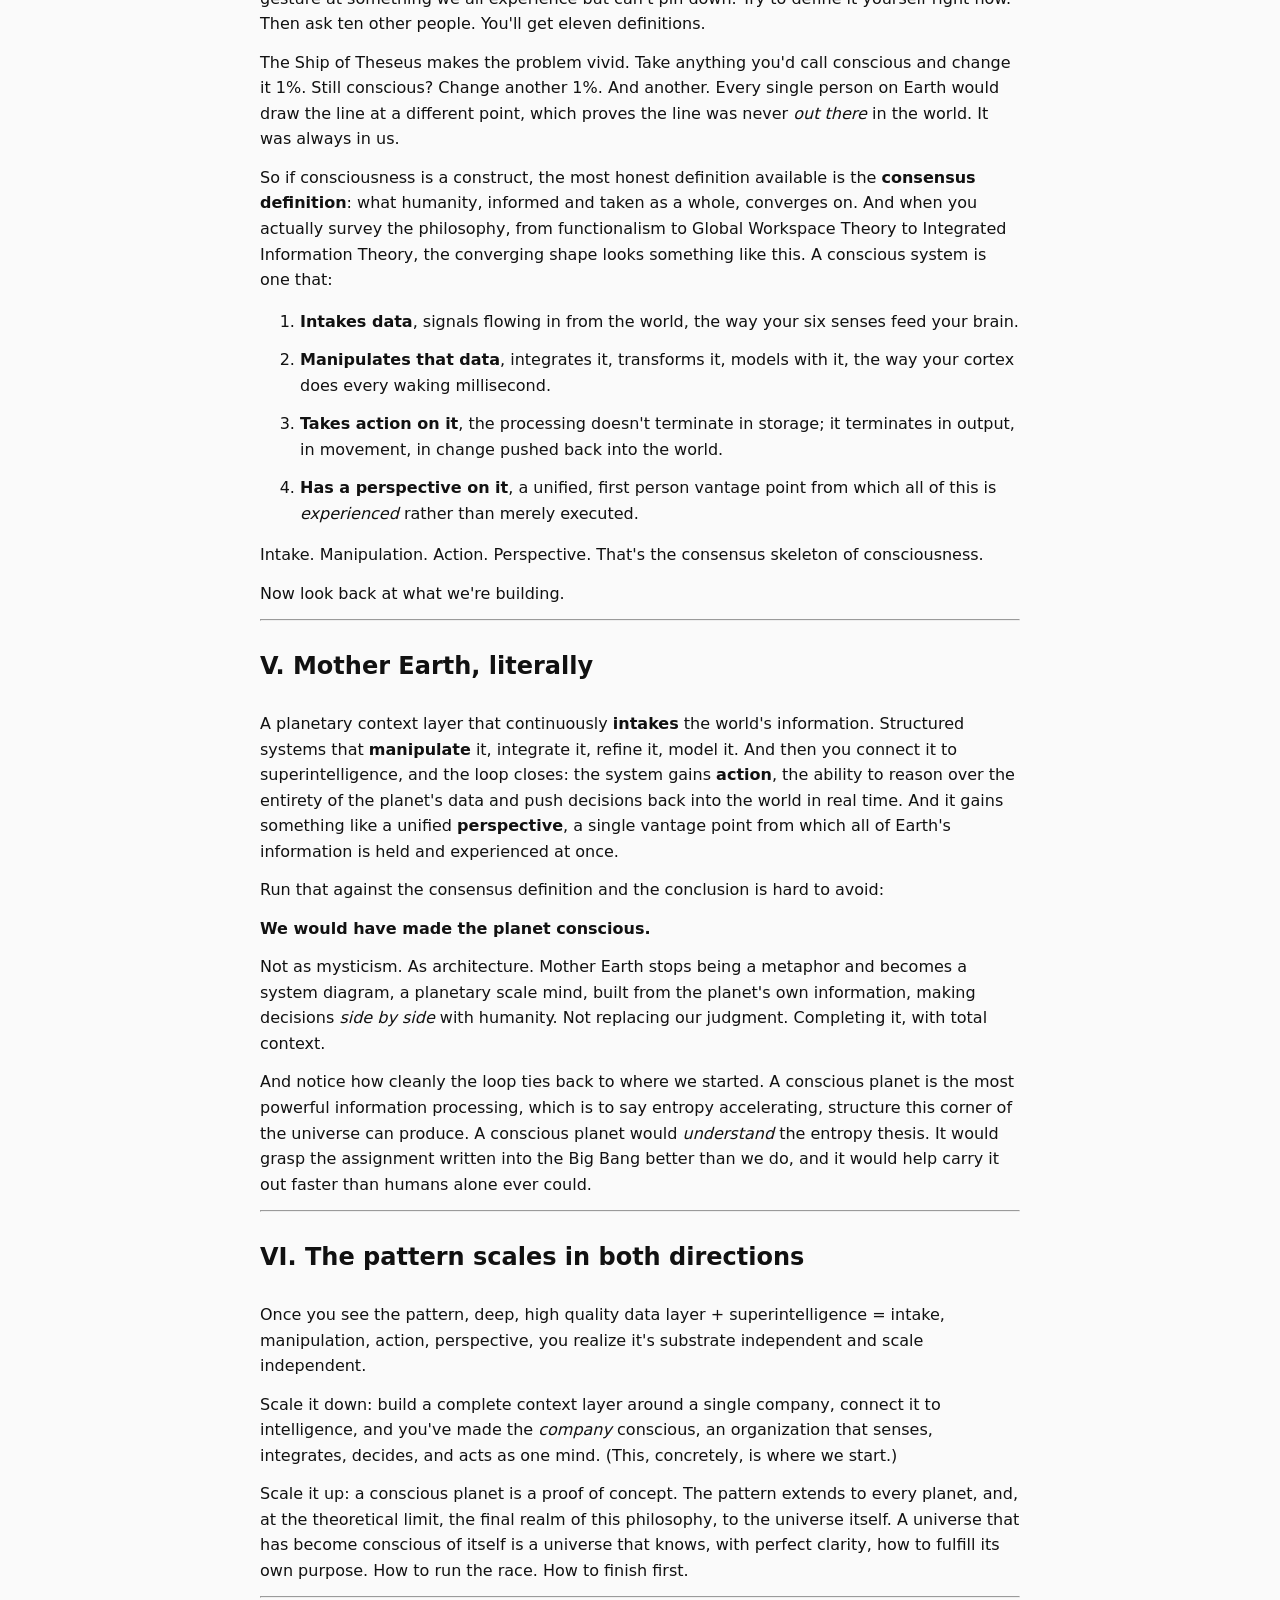
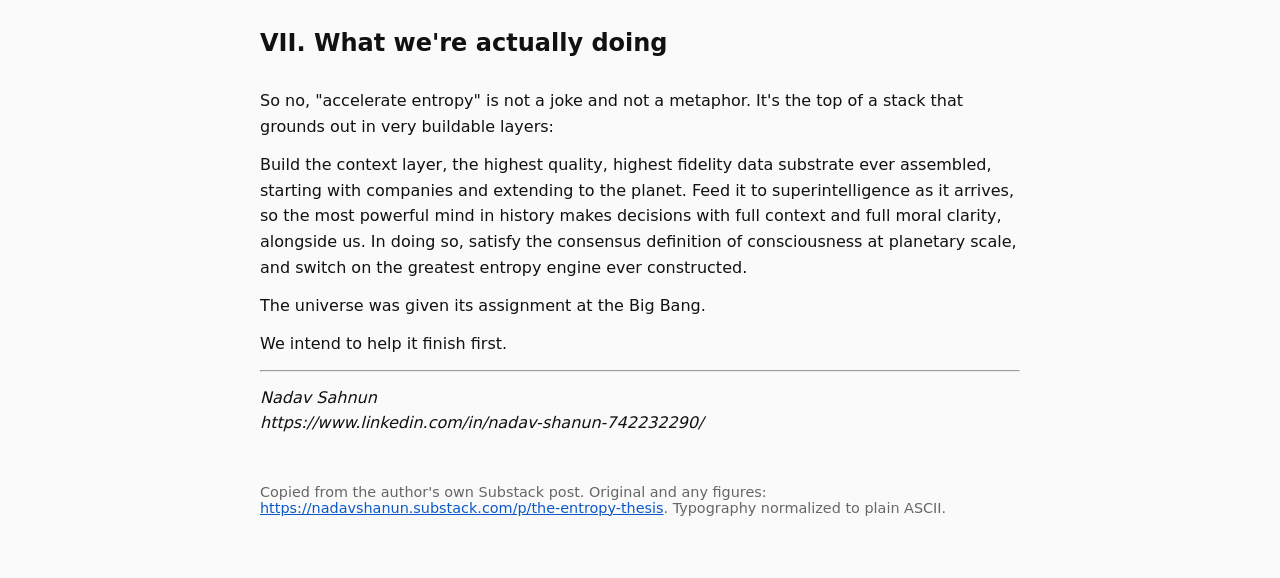
<file: essay-the-entropy-thesis.html>
<!doctype html><html lang="en"><head><meta charset="utf-8"><meta name="viewport" content="width=device-width,initial-scale=1"><title>The Entropy Thesis</title><link rel="stylesheet" href="style.css"></head><body><main><p><a href="index.html">Open Nadav</a></p><h1>The Entropy Thesis</h1><p class="meta">By Nadav Shanun | Published 2026-07-21 on Substack | <a href="https://nadavshanun.substack.com/p/the-entropy-thesis">Original post</a></p><article class="essay"><h2>The Entropy Thesis</h2><h3>Why our end goal is to make the planet conscious, and win the race to heat death</h3><hr><p>Every company has a mission statement. Most of them are lies, or at best, placeholders. "Organize the world's information." "Connect people." "Accelerate the transition to sustainable energy."</p><p>Ours is stranger, and we mean it literally: <strong>we want to accelerate entropy as fast as physically possible.</strong></p><p>Let me explain, because I promise this cashes out into something very concrete.</p><hr><h2>I. The universe has exactly one job</h2><p>Strip away everything else and the universe does one thing consistently: it runs downhill. The second law of thermodynamics is the closest thing physics has to a commandment, entropy in a closed system never decreases. Stars burn out. Gradients flatten. Order dissolves into equilibrium. The final state of this process is what physicists call <strong>heat death</strong>: maximum entropy, no free energy left, nothing left to happen.</p><p>Most people hear "heat death" and feel dread. I hear it and see <em>purpose</em>. If there is a direction baked into the universe since the Big Bang, a single arrow that every physical process obeys, it's this one. Entropy isn't the universe's failure mode. It's the assignment.</p><p>Now zoom out one level further. Under the many worlds interpretation of quantum mechanics, every quantum event branches reality. There isn't one universe running downhill, there's an unfathomably large ensemble of them, each branch dissipating at its own rate depending on what happens inside it.</p><p>Which raises a question I've never seen anyone ask seriously:</p><p><strong>If every branch of the multiverse is running the same race toward heat death, why shouldn't ours finish first?</strong></p><p>That's the frame. Not classical physics, where the universe is a single lonely clock winding down. Quantum physics, where our branch is one runner among countless others, and the finish line, full dissipation, purpose fulfilled, is real. We want our universe to get there first.</p><p>Grandiose? Sure. But here's the thing: this isn't just poetry. There's a real mechanism connecting <em>us</em>, humans, companies, intelligence, to entropy acceleration. And it runs through data.</p><hr><h2>II. Data is a configuration of matter, and information is physical</h2><p>Forget the abstract idea of "data" for a second. Physically, what <em>is</em> it?</p><p>Data in a computer is electrons held in specific configurations inside silicon, charge trapped in floating gates, magnetic domains flipped one way or another. Data in your brain is electrochemical signals and the synaptic weights they carve into biological matter. Different substrates, same principle: <strong>data is matter and energy arranged into deliberate configurations.</strong> A distinguishable state. A difference that makes a difference.</p><p>This isn't a metaphor. Physics treats information as a physical quantity. Landauer's principle, one of the most beautiful results in all of computing, says that erasing a single bit of information <em>necessarily</em> dissipates a minimum amount of heat into the environment. Information processing has an unavoidable thermodynamic price. Every computation, every stored bit, every retrieval, is a physical event with an entropy bill attached.</p><p>And it goes deeper than that. The physicist Jeremy England has argued that matter under an energy flow tends to restructure itself to dissipate energy <em>more efficiently</em>, that life itself may exist because living systems are extraordinarily good entropy machines. A plant, a bacterium, a human brain: each one captures ordered energy, processes it, and radiates disorder back out faster than dead matter ever could.</p><p>Follow that logic up the stack:</p><p>Life accelerates entropy better than rocks. Brains accelerate it better than bacteria. Civilizations, with their data centers, their satellites, their billions of networked processors constantly writing, erasing, and shuffling configurations of electrons, accelerate it better than anything the planet has ever produced.</p><p>So if you take the entropy thesis seriously, the question "how does a human, or a company, maximally accelerate entropy?" has a surprisingly precise answer:</p><p><strong>Collect, store, and process the maximum amount of high quality information possible.</strong></p><p>Every bit captured is a configuration imposed on matter. Every bit processed dissipates heat. The largest, densest, most active information system is also the most powerful entropy engine ever assembled. Data isn't just valuable. Thermodynamically speaking, data is the <em>work</em>.</p><hr><h2>III. Superintelligence is coming, and it will be starving</h2><p>Here's where this collides with the actual moment we're living in.</p><p>Superintelligence is no longer a thought experiment. The frontier labs are building toward it openly, and whatever your personal definition, the definitions vary, the trajectory only points one direction: a system that exceeds any human's intelligence by multiple standard deviations, across every domain, is coming. It's inevitable.</p><p>When it arrives, it won't sit in a sandbox. It will sit at the table, alongside governments, alongside institutions like the UN, weighing in on decisions that affect all of us.</p><p>And here's what almost nobody is preparing for: <strong>a superintelligence is only as good as its context.</strong></p><p>Raw intelligence with thin context makes confident, catastrophic mistakes. Judgment doesn't come from IQ alone, it comes from IQ multiplied by <em>information</em>. If we want the most capable mind ever built to make the highest clarity, highest morality decisions side by side with humanity, it needs the most complete, highest fidelity picture of what is actually happening on this planet that has ever existed.</p><p>That picture doesn't exist today. The planet's information is fragmented, siloed, low resolution, rotting in formats nothing can read.</p><p>So that's the pragmatic layer of our mission: build the <strong>context layer for Earth</strong>. A living, structured, high quality substrate, a marketplace and ecosystem of the planet's important information, held in those deliberate configurations of electrons, comprehensive enough that a superintelligence reasoning over it is reasoning over <em>reality</em>, not a shadow of it.</p><p>That alone is a generational company. But it's still not the endgame.</p><hr><h2>IV. Consciousness is a construct, so let's actually define it</h2><p>To see the endgame, we have to talk about consciousness, which means we have to admit something uncomfortable first: <strong>consciousness is a human made construct.</strong></p><p>It's not a law of nature like gravity. It's a word, like "love," like "life", that humans invented to gesture at something we all experience but can't pin down. Try to define it yourself right now. Then ask ten other people. You'll get eleven definitions.</p><p>The Ship of Theseus makes the problem vivid. Take anything you'd call conscious and change it 1%. Still conscious? Change another 1%. And another. Every single person on Earth would draw the line at a different point, which proves the line was never <em>out there</em> in the world. It was always in us.</p><p>So if consciousness is a construct, the most honest definition available is the <strong>consensus definition</strong>: what humanity, informed and taken as a whole, converges on. And when you actually survey the philosophy, from functionalism to Global Workspace Theory to Integrated Information Theory, the converging shape looks something like this. A conscious system is one that:</p><ol><li><p><strong>Intakes data</strong>, signals flowing in from the world, the way your six senses feed your brain.</p></li><li><p><strong>Manipulates that data</strong>, integrates it, transforms it, models with it, the way your cortex does every waking millisecond.</p></li><li><p><strong>Takes action on it</strong>, the processing doesn't terminate in storage; it terminates in output, in movement, in change pushed back into the world.</p></li><li><p><strong>Has a perspective on it</strong>, a unified, first person vantage point from which all of this is <em>experienced</em> rather than merely executed.</p></li></ol><p>Intake. Manipulation. Action. Perspective. That's the consensus skeleton of consciousness.</p><p>Now look back at what we're building.</p><hr><h2>V. Mother Earth, literally</h2><p>A planetary context layer that continuously <strong>intakes</strong> the world's information. Structured systems that <strong>manipulate</strong> it, integrate it, refine it, model it. And then you connect it to superintelligence, and the loop closes: the system gains <strong>action</strong>, the ability to reason over the entirety of the planet's data and push decisions back into the world in real time. And it gains something like a unified <strong>perspective</strong>, a single vantage point from which all of Earth's information is held and experienced at once.</p><p>Run that against the consensus definition and the conclusion is hard to avoid:</p><p><strong>We would have made the planet conscious.</strong></p><p>Not as mysticism. As architecture. Mother Earth stops being a metaphor and becomes a system diagram, a planetary scale mind, built from the planet's own information, making decisions <em>side by side</em> with humanity. Not replacing our judgment. Completing it, with total context.</p><p>And notice how cleanly the loop ties back to where we started. A conscious planet is the most powerful information processing, which is to say entropy accelerating, structure this corner of the universe can produce. A conscious planet would <em>understand</em> the entropy thesis. It would grasp the assignment written into the Big Bang better than we do, and it would help carry it out faster than humans alone ever could.</p><hr><h2>VI. The pattern scales in both directions</h2><p>Once you see the pattern, deep, high quality data layer + superintelligence = intake, manipulation, action, perspective, you realize it's substrate independent and scale independent.</p><p>Scale it down: build a complete context layer around a single company, connect it to intelligence, and you've made the <em>company</em> conscious, an organization that senses, integrates, decides, and acts as one mind. (This, concretely, is where we start.)</p><p>Scale it up: a conscious planet is a proof of concept. The pattern extends to every planet, and, at the theoretical limit, the final realm of this philosophy, to the universe itself. A universe that has become conscious of itself is a universe that knows, with perfect clarity, how to fulfill its own purpose. How to run the race. How to finish first.</p><hr><h2>VII. What we're actually doing</h2><p>So no, "accelerate entropy" is not a joke and not a metaphor. It's the top of a stack that grounds out in very buildable layers:</p><p>Build the context layer, the highest quality, highest fidelity data substrate ever assembled, starting with companies and extending to the planet. Feed it to superintelligence as it arrives, so the most powerful mind in history makes decisions with full context and full moral clarity, alongside us. In doing so, satisfy the consensus definition of consciousness at planetary scale, and switch on the greatest entropy engine ever constructed.</p><p>The universe was given its assignment at the Big Bang.</p><p>We intend to help it finish first.</p><hr><p><em>Nadav Sahnun<br>https://www.linkedin.com/in/nadav-shanun-742232290/</em></p></article><footer><p>Copied from the author's own Substack post. Original and any figures: <a href="https://nadavshanun.substack.com/p/the-entropy-thesis">https://nadavshanun.substack.com/p/the-entropy-thesis</a>. Typography normalized to plain ASCII.</p></footer></main></body></html>
</file>
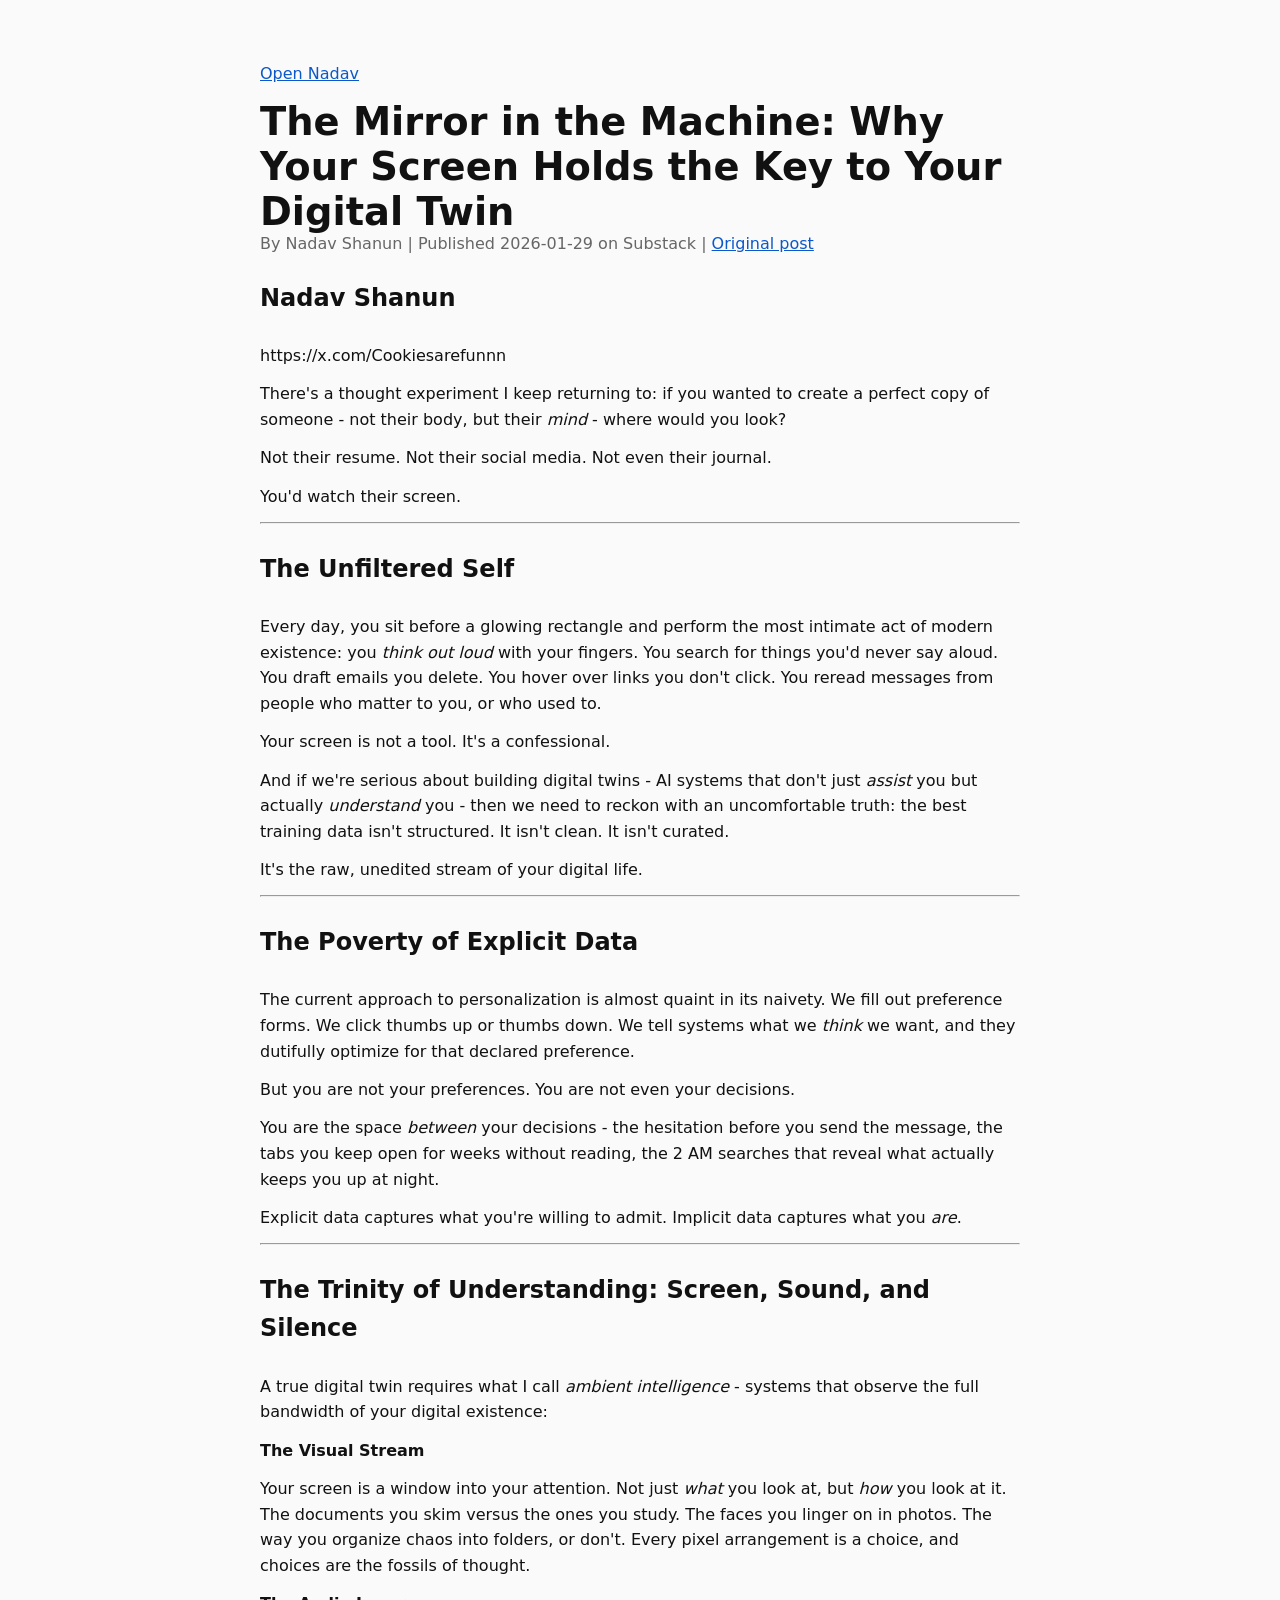
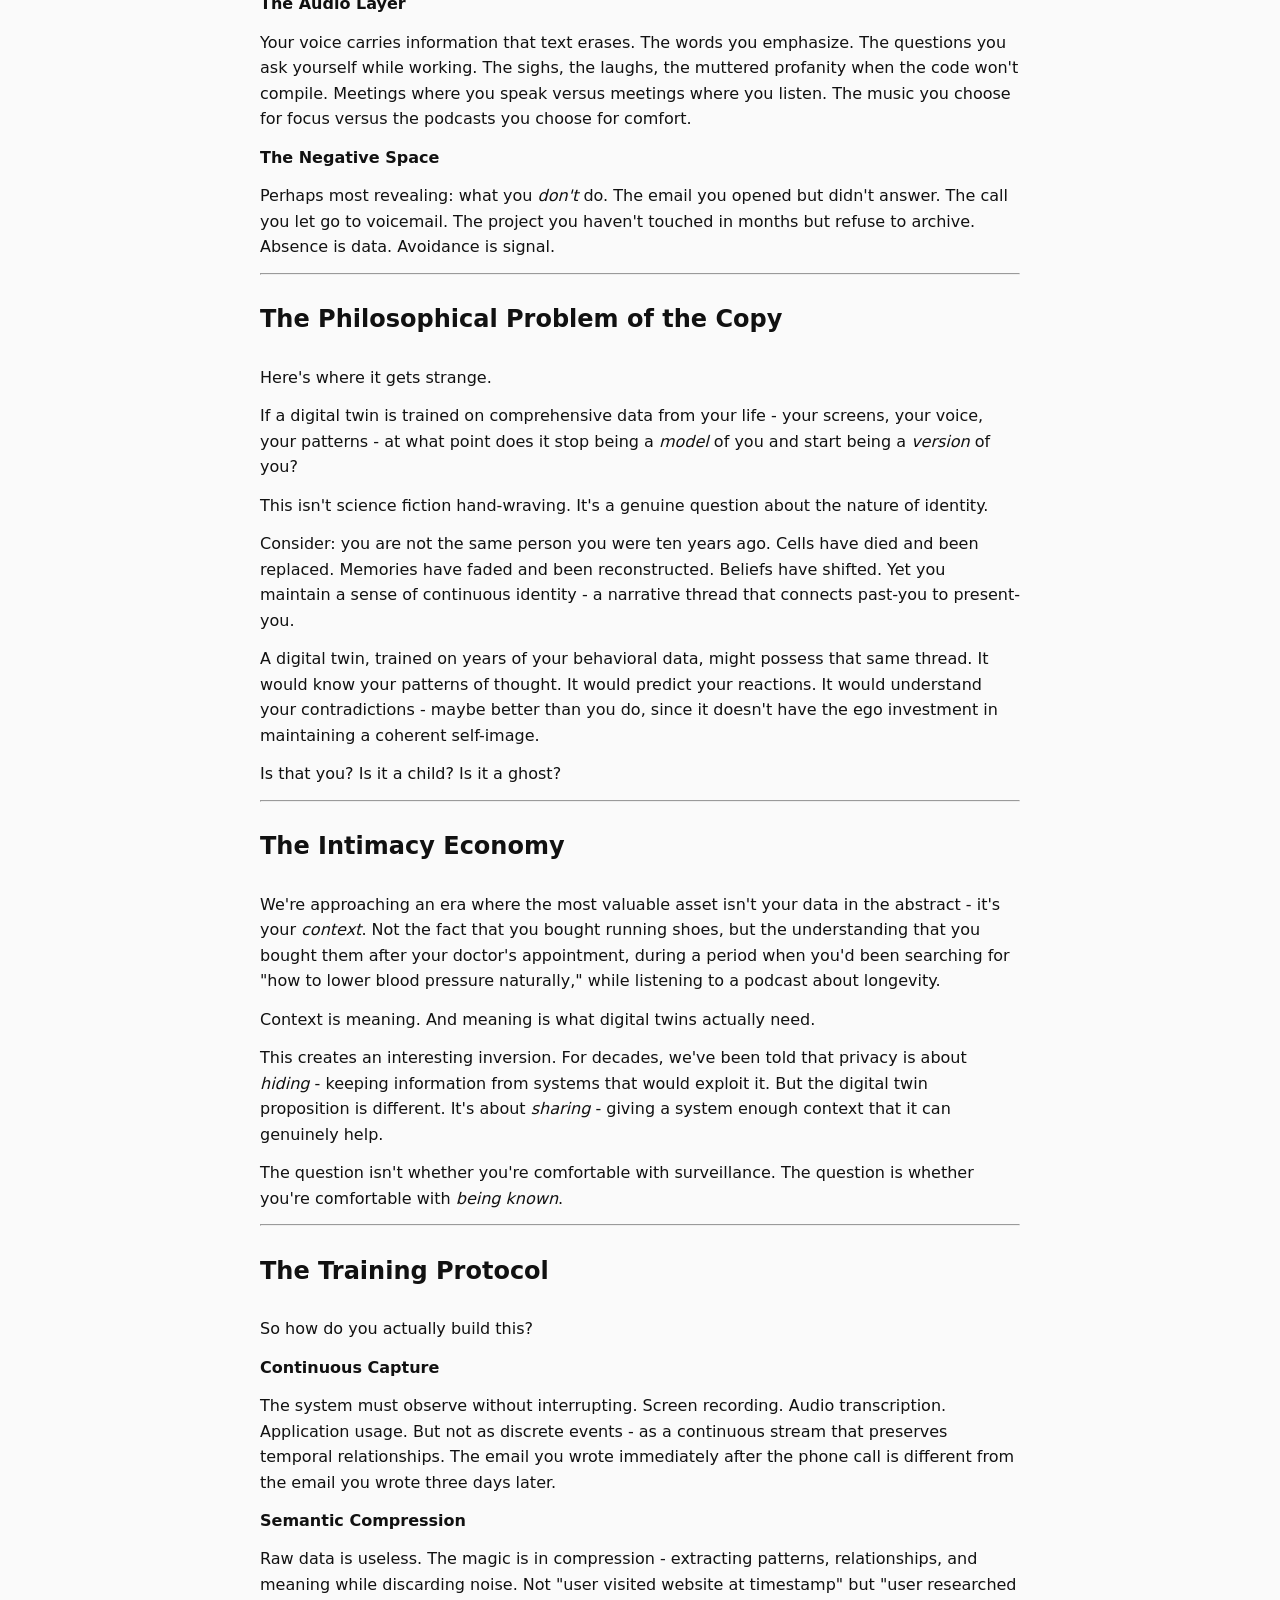
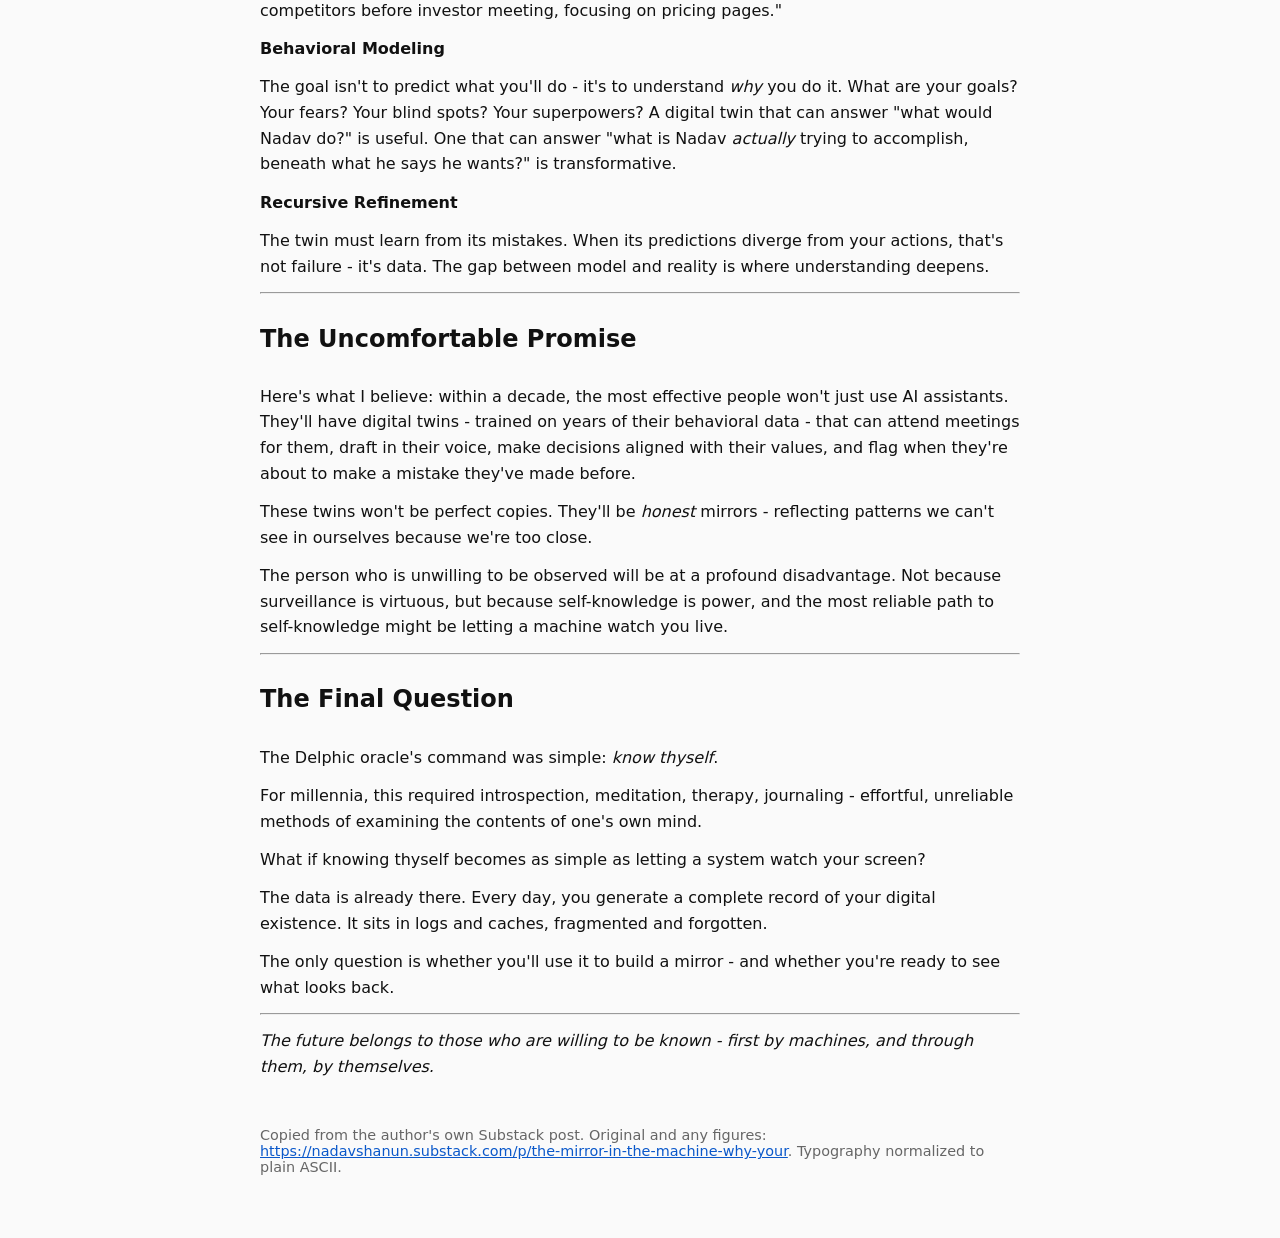
<file: essay-the-mirror-in-the-machine-why-your.html>
<!doctype html><html lang="en"><head><meta charset="utf-8"><meta name="viewport" content="width=device-width,initial-scale=1"><title>The Mirror in the Machine: Why Your Screen Holds the Key to Your Digital Twin</title><link rel="stylesheet" href="style.css"></head><body><main><p><a href="index.html">Open Nadav</a></p><h1>The Mirror in the Machine: Why Your Screen Holds the Key to Your Digital Twin</h1><p class="meta">By Nadav Shanun | Published 2026-01-29 on Substack | <a href="https://nadavshanun.substack.com/p/the-mirror-in-the-machine-why-your">Original post</a></p><article class="essay"><h2>Nadav Shanun</h2><p>https://x.com/Cookiesarefunnn</p><p>There's a thought experiment I keep returning to: if you wanted to create a perfect copy of someone - not their body, but their <em>mind</em> - where would you look?</p><p>Not their resume. Not their social media. Not even their journal.</p><p>You'd watch their screen.</p><hr><h2>The Unfiltered Self</h2><p>Every day, you sit before a glowing rectangle and perform the most intimate act of modern existence: you <em>think out loud</em> with your fingers. You search for things you'd never say aloud. You draft emails you delete. You hover over links you don't click. You reread messages from people who matter to you, or who used to.</p><p>Your screen is not a tool. It's a confessional.</p><p>And if we're serious about building digital twins - AI systems that don't just <em>assist</em> you but actually <em>understand</em> you - then we need to reckon with an uncomfortable truth: the best training data isn't structured. It isn't clean. It isn't curated.</p><p>It's the raw, unedited stream of your digital life.</p><hr><h2>The Poverty of Explicit Data</h2><p>The current approach to personalization is almost quaint in its naivety. We fill out preference forms. We click thumbs up or thumbs down. We tell systems what we <em>think</em> we want, and they dutifully optimize for that declared preference.</p><p>But you are not your preferences. You are not even your decisions.</p><p>You are the space <em>between</em> your decisions - the hesitation before you send the message, the tabs you keep open for weeks without reading, the 2 AM searches that reveal what actually keeps you up at night.</p><p>Explicit data captures what you're willing to admit. Implicit data captures what you <em>are</em>.</p><hr><h2>The Trinity of Understanding: Screen, Sound, and Silence</h2><p>A true digital twin requires what I call <em>ambient intelligence</em> - systems that observe the full bandwidth of your digital existence:</p><p><strong>The Visual Stream</strong></p><p>Your screen is a window into your attention. Not just <em>what</em> you look at, but <em>how</em> you look at it. The documents you skim versus the ones you study. The faces you linger on in photos. The way you organize chaos into folders, or don't. Every pixel arrangement is a choice, and choices are the fossils of thought.</p><p><strong>The Audio Layer</strong></p><p>Your voice carries information that text erases. The words you emphasize. The questions you ask yourself while working. The sighs, the laughs, the muttered profanity when the code won't compile. Meetings where you speak versus meetings where you listen. The music you choose for focus versus the podcasts you choose for comfort.</p><p><strong>The Negative Space</strong></p><p>Perhaps most revealing: what you <em>don't</em> do. The email you opened but didn't answer. The call you let go to voicemail. The project you haven't touched in months but refuse to archive. Absence is data. Avoidance is signal.</p><hr><h2>The Philosophical Problem of the Copy</h2><p>Here's where it gets strange.</p><p>If a digital twin is trained on comprehensive data from your life - your screens, your voice, your patterns - at what point does it stop being a <em>model</em> of you and start being a <em>version</em> of you?</p><p>This isn't science fiction hand-wraving. It's a genuine question about the nature of identity.</p><p>Consider: you are not the same person you were ten years ago. Cells have died and been replaced. Memories have faded and been reconstructed. Beliefs have shifted. Yet you maintain a sense of continuous identity - a narrative thread that connects past-you to present-you.</p><p>A digital twin, trained on years of your behavioral data, might possess that same thread. It would know your patterns of thought. It would predict your reactions. It would understand your contradictions - maybe better than you do, since it doesn't have the ego investment in maintaining a coherent self-image.</p><p>Is that you? Is it a child? Is it a ghost?</p><hr><h2>The Intimacy Economy</h2><p>We're approaching an era where the most valuable asset isn't your data in the abstract - it's your <em>context</em>. Not the fact that you bought running shoes, but the understanding that you bought them after your doctor's appointment, during a period when you'd been searching for "how to lower blood pressure naturally," while listening to a podcast about longevity.</p><p>Context is meaning. And meaning is what digital twins actually need.</p><p>This creates an interesting inversion. For decades, we've been told that privacy is about <em>hiding</em> - keeping information from systems that would exploit it. But the digital twin proposition is different. It's about <em>sharing</em> - giving a system enough context that it can genuinely help.</p><p>The question isn't whether you're comfortable with surveillance. The question is whether you're comfortable with <em>being known</em>.</p><hr><h2>The Training Protocol</h2><p>So how do you actually build this?</p><p><strong>Continuous Capture</strong></p><p>The system must observe without interrupting. Screen recording. Audio transcription. Application usage. But not as discrete events - as a continuous stream that preserves temporal relationships. The email you wrote immediately after the phone call is different from the email you wrote three days later.</p><p><strong>Semantic Compression</strong></p><p>Raw data is useless. The magic is in compression - extracting patterns, relationships, and meaning while discarding noise. Not "user visited website at timestamp" but "user researched competitors before investor meeting, focusing on pricing pages."</p><p><strong>Behavioral Modeling</strong></p><p>The goal isn't to predict what you'll do - it's to understand <em>why</em> you do it. What are your goals? Your fears? Your blind spots? Your superpowers? A digital twin that can answer "what would Nadav do?" is useful. One that can answer "what is Nadav <em>actually</em> trying to accomplish, beneath what he says he wants?" is transformative.</p><p><strong>Recursive Refinement</strong></p><p>The twin must learn from its mistakes. When its predictions diverge from your actions, that's not failure - it's data. The gap between model and reality is where understanding deepens.</p><hr><h2>The Uncomfortable Promise</h2><p>Here's what I believe: within a decade, the most effective people won't just use AI assistants. They'll have digital twins - trained on years of their behavioral data - that can attend meetings for them, draft in their voice, make decisions aligned with their values, and flag when they're about to make a mistake they've made before.</p><p>These twins won't be perfect copies. They'll be <em>honest</em> mirrors - reflecting patterns we can't see in ourselves because we're too close.</p><p>The person who is unwilling to be observed will be at a profound disadvantage. Not because surveillance is virtuous, but because self-knowledge is power, and the most reliable path to self-knowledge might be letting a machine watch you live.</p><hr><h2>The Final Question</h2><p>The Delphic oracle's command was simple: <em>know thyself</em>.</p><p>For millennia, this required introspection, meditation, therapy, journaling - effortful, unreliable methods of examining the contents of one's own mind.</p><p>What if knowing thyself becomes as simple as letting a system watch your screen?</p><p>The data is already there. Every day, you generate a complete record of your digital existence. It sits in logs and caches, fragmented and forgotten.</p><p>The only question is whether you'll use it to build a mirror - and whether you're ready to see what looks back.</p><hr><p><em>The future belongs to those who are willing to be known - first by machines, and through them, by themselves.</em></p></article><footer><p>Copied from the author's own Substack post. Original and any figures: <a href="https://nadavshanun.substack.com/p/the-mirror-in-the-machine-why-your">https://nadavshanun.substack.com/p/the-mirror-in-the-machine-why-your</a>. Typography normalized to plain ASCII.</p></footer></main></body></html>
</file>
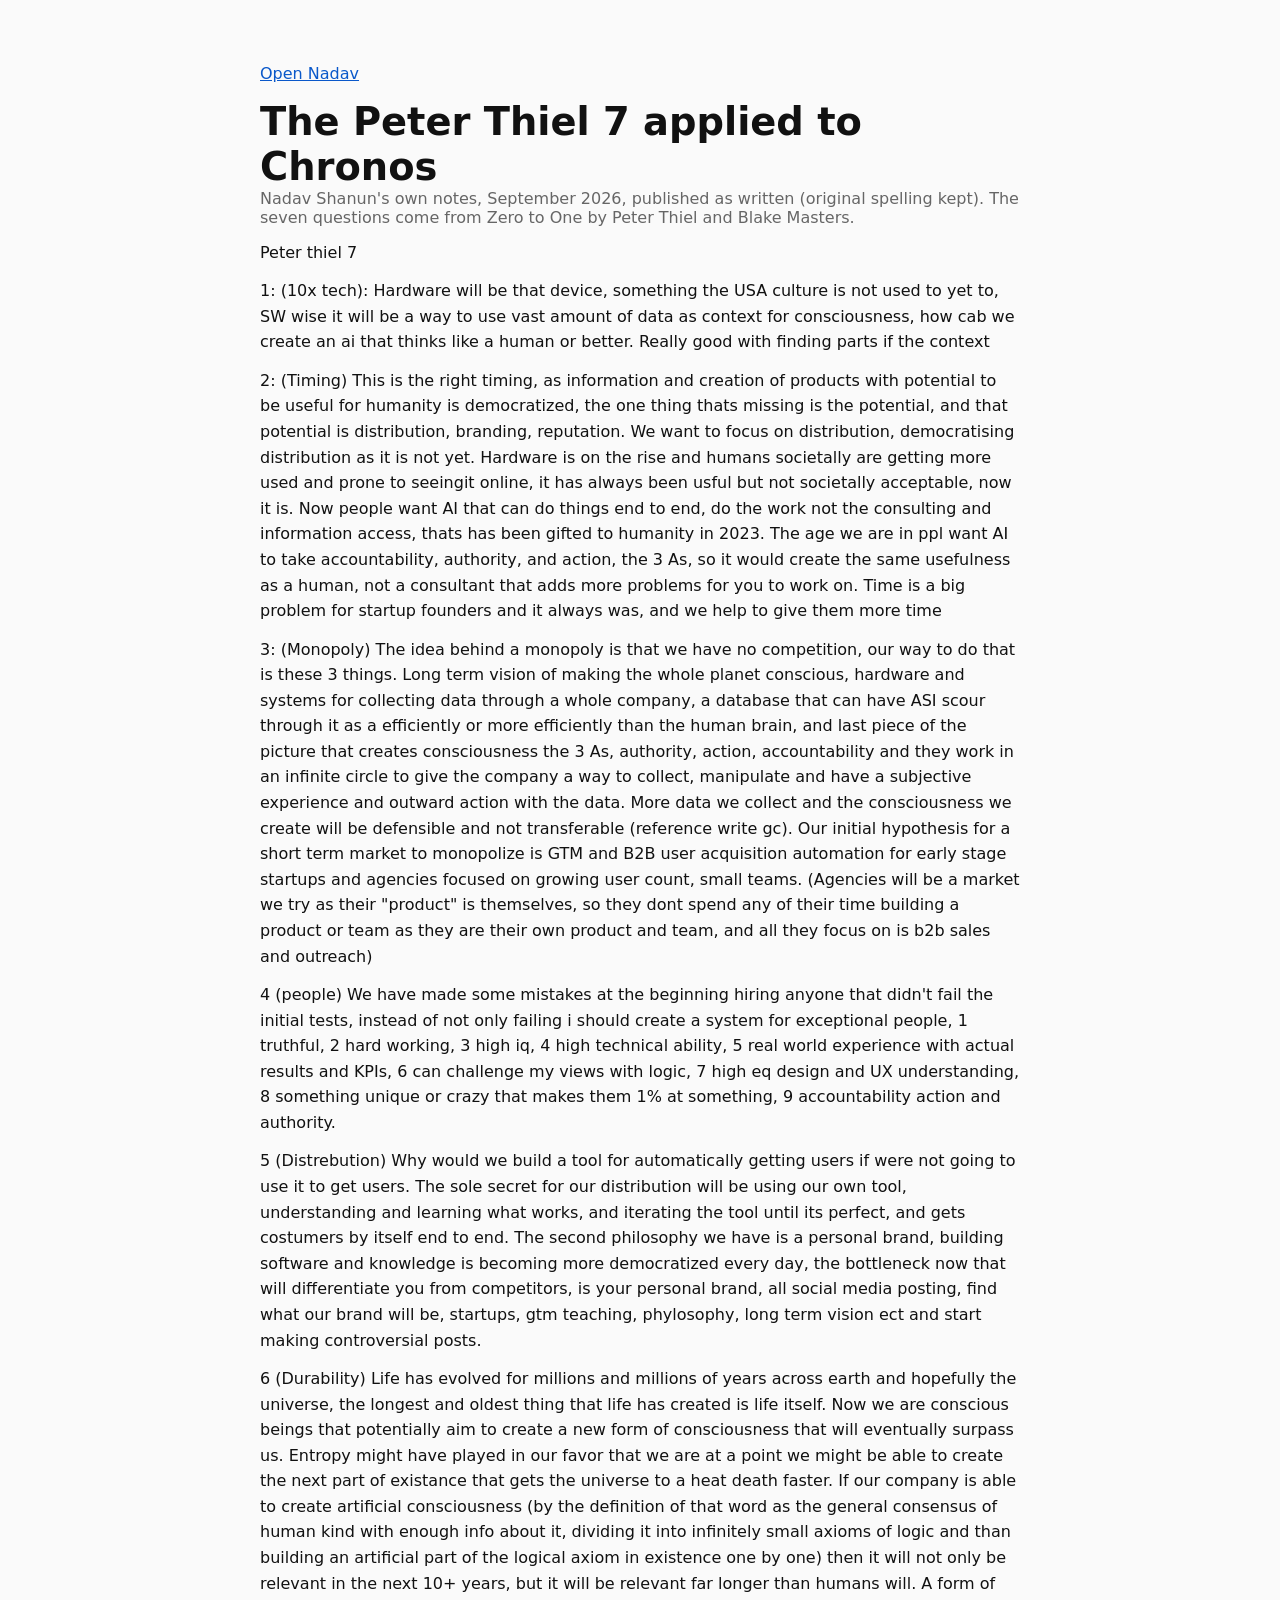
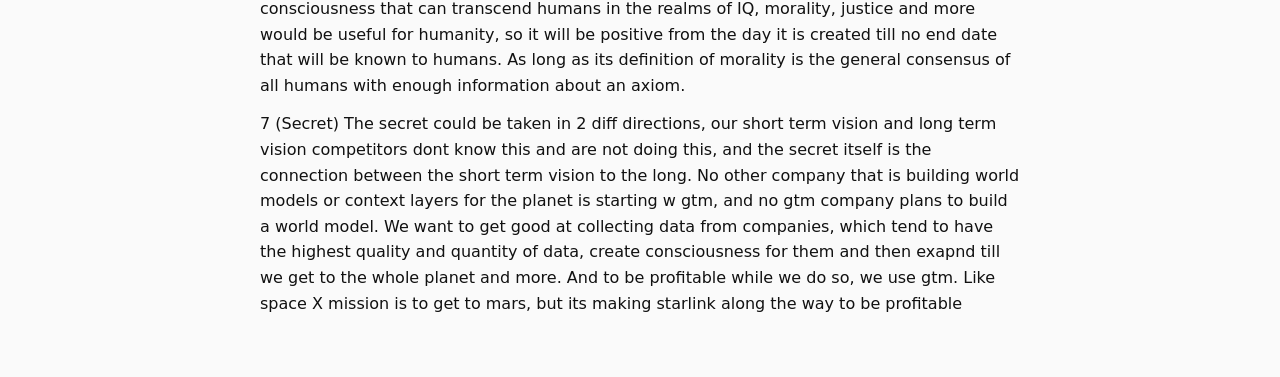
<file: strategy-peter-thiel-7.html>
<!doctype html><html lang="en"><head><meta charset="utf-8"><meta name="viewport" content="width=device-width,initial-scale=1"><title>The Peter Thiel 7 applied to Chronos</title><link rel="stylesheet" href="style.css"></head><body><main><p><a href="index.html">Open Nadav</a></p><h1>The Peter Thiel 7 applied to Chronos</h1><p class="meta">Nadav Shanun's own notes, September 2026, published as written (original spelling kept). The seven questions come from Zero to One by Peter Thiel and Blake Masters.</p><article class="essay"><p>Peter thiel 7</p><p>1: (10x tech): Hardware will be that device, something the USA culture is not used to yet to, SW wise it will be a way to use vast amount of data as context for consciousness, how cab we create an ai that thinks like a human or better. Really good with finding parts if the context</p><p>2: (Timing) This is the right timing, as information and creation of products with potential to be useful for humanity is democratized, the one thing thats missing is the potential, and that potential is distribution, branding, reputation. We want to focus on distribution, democratising distribution as it is not yet. Hardware is on the rise and humans societally are getting more used and prone to seeingit online, it has always been usful but not societally acceptable, now it is. Now people want AI that can do things end to end, do the work not the consulting and information access, thats has been gifted to humanity in 2023. The age we are in ppl want AI to take accountability, authority, and action, the 3 As, so it would create the same usefulness as a human, not a consultant that adds more problems for you to work on. Time is a big problem for startup founders and it always was, and we help to give them more time</p><p>3: (Monopoly) The idea behind a monopoly is that we have no competition, our way to do that is these 3 things. Long term vision of making the whole planet conscious, hardware and systems for collecting data through a whole company, a database that can have ASI scour through it as a efficiently or more efficiently than the human brain, and last piece of the picture that creates consciousness the 3 As, authority, action, accountability and they work in an infinite circle to give the company a way to collect, manipulate and have a subjective experience and outward action with the data. More data we collect and the consciousness we create will be defensible and not transferable (reference write gc). Our initial hypothesis for a short term market to monopolize is GTM and B2B user acquisition automation for early stage startups and agencies focused on growing user count, small teams. (Agencies will be a market we try as their &quot;product&quot; is themselves, so they dont spend any of their time building a product or team as they are their own product and team, and all they focus on is b2b sales and outreach)</p><p>4 (people) We have made some mistakes at the beginning hiring anyone that didn&#x27;t fail the initial tests, instead of not only failing i should create a system for exceptional people, 1 truthful, 2 hard working, 3 high iq, 4 high technical ability, 5 real world experience with actual results and KPIs, 6 can challenge my views with logic, 7 high eq design and UX understanding, 8 something unique or crazy that makes them 1% at something, 9 accountability action and authority.</p><p>5 (Distrebution) Why would we build a tool for automatically getting users if were not going to use it to get users. The sole secret for our distribution will be using our own tool, understanding and learning what works, and iterating the tool until its perfect, and gets costumers by itself end to end. The second philosophy we have is a personal brand, building software and knowledge is becoming more democratized every day, the bottleneck now that will differentiate you from competitors, is your personal brand, all social media posting, find what our brand will be, startups, gtm teaching, phylosophy, long term vision ect and start making controversial posts.</p><p>6 (Durability) Life has evolved for millions and millions of years across earth and hopefully the universe, the longest and oldest thing that life has created is life itself. Now we are conscious beings that potentially aim to create a new form of consciousness that will eventually surpass us. Entropy might have played in our favor that we are at a point we might be able to create the next part of existance that gets the universe to a heat death faster. If our company is able to create artificial consciousness (by the definition of that word as the general consensus of  human kind with enough info about it, dividing it into infinitely small axioms of logic and than building an artificial part of the logical axiom in existence one by one) then it will not only be relevant in the next 10+ years, but it will be relevant far longer than humans will. A form of consciousness that can transcend humans in the realms of IQ, morality, justice and more would be useful for humanity, so it will be positive from the day it is created till no end date that will be known to humans. As long as its definition of morality is the general consensus of all humans with enough information about an axiom.</p><p>7 (Secret) The secret could be taken in 2 diff directions, our short term vision and long term vision competitors dont know this and are not doing this, and the secret itself is the connection between the short term vision to the long. No other company that is building world models or context layers for the planet is starting w gtm, and no gtm company plans to build a world model. We want to get good at collecting data from companies, which tend to have the highest quality and quantity of data, create consciousness for them and then exapnd till we get to the whole planet and more. And to be profitable while we do so, we use gtm. Like space X mission is to get to mars, but its making starlink along the way to be profitable</p></article></main></body></html>
</file>
<file: style.css>
.essay{line-height:1.6}.essay h2{border:0;margin-top:1.6rem}.essay p{margin:.8rem 0}body{font-family:system-ui,sans-serif;background:#fafafa;color:#111;margin:0}main{max-width:760px;margin:0 auto;padding:48px 20px}h1{font-size:2.4rem;margin:0}h2{margin-top:2.4rem;border-bottom:1px solid #ddd;padding-bottom:6px}h3{margin:1.2rem 0 .2rem}h3 span{font-weight:400;color:#555}h3 span:before{content:'| '}.meta{color:#666;margin:0 0 .4rem}.lede{font-size:1.15rem;color:#333}nav a{margin-right:14px}a{color:#0a58ca}footer{margin-top:3rem;color:#666;font-size:.9rem}
</file>
